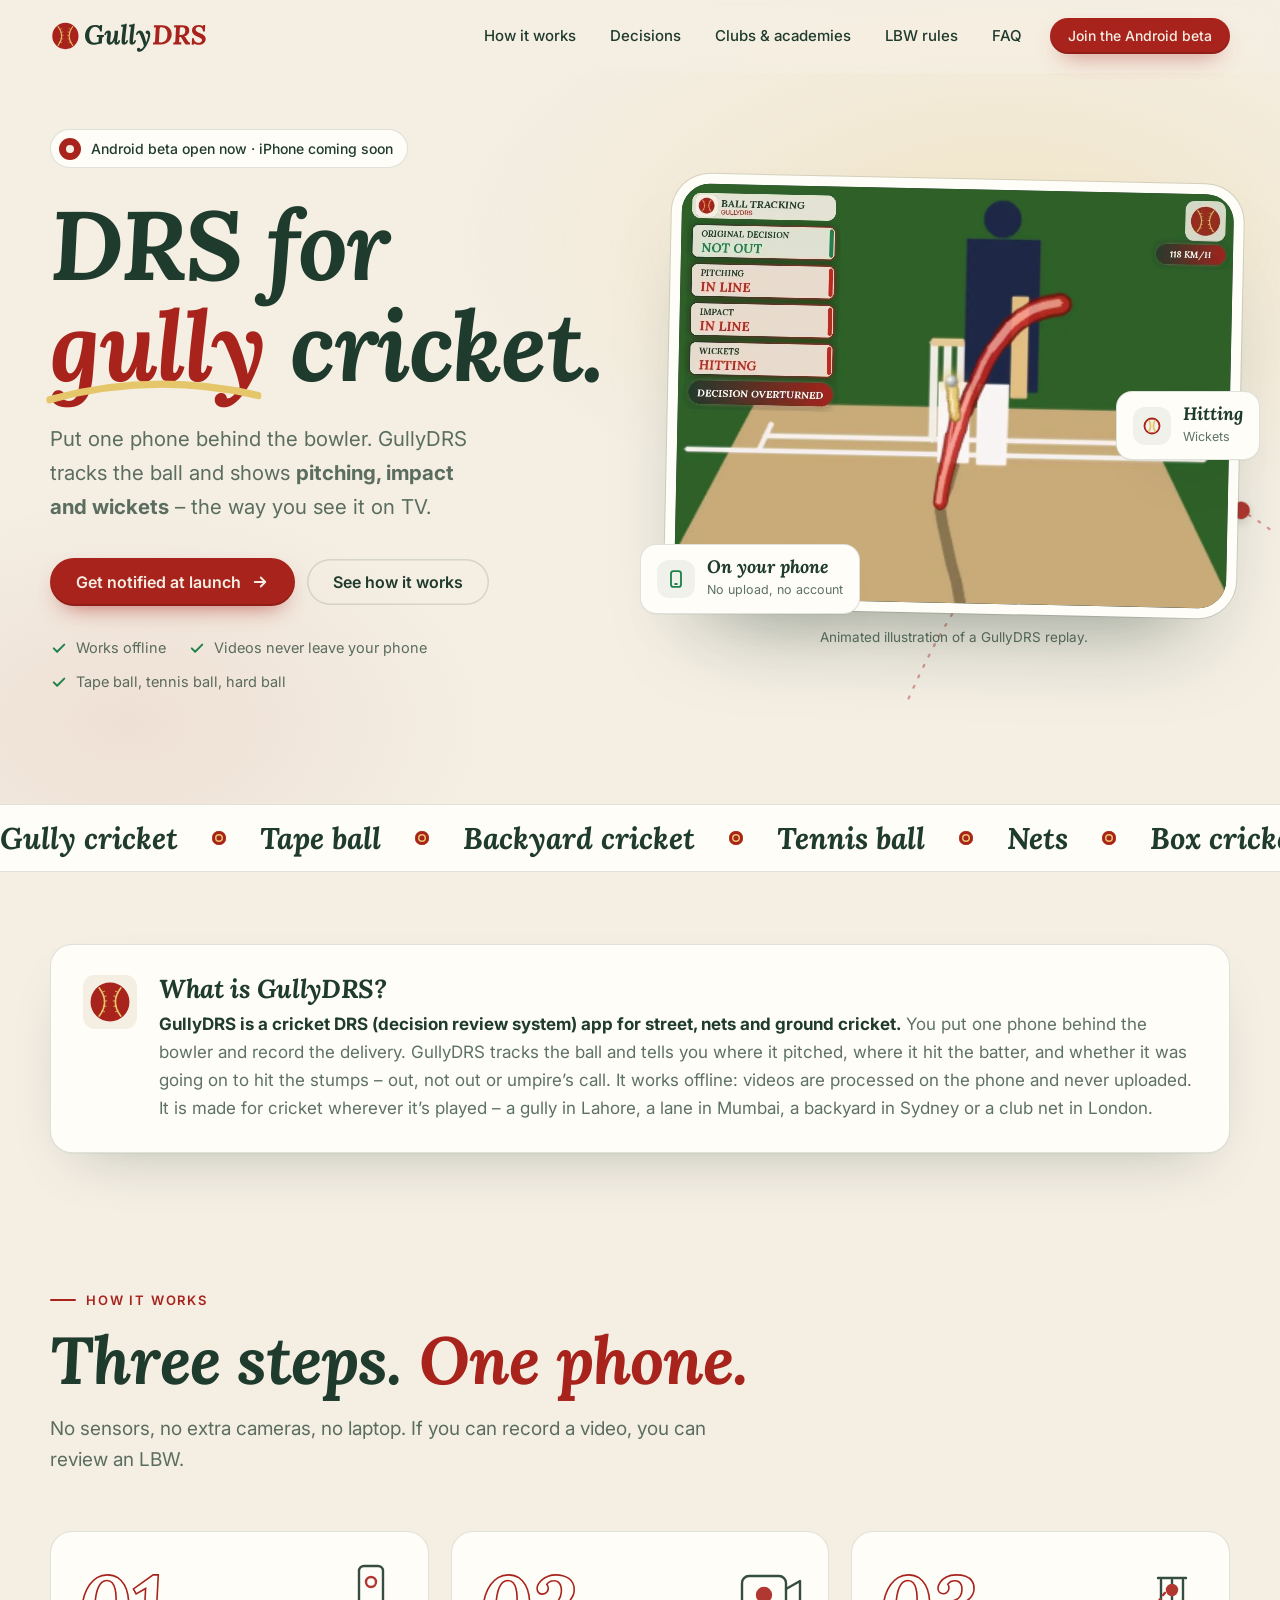
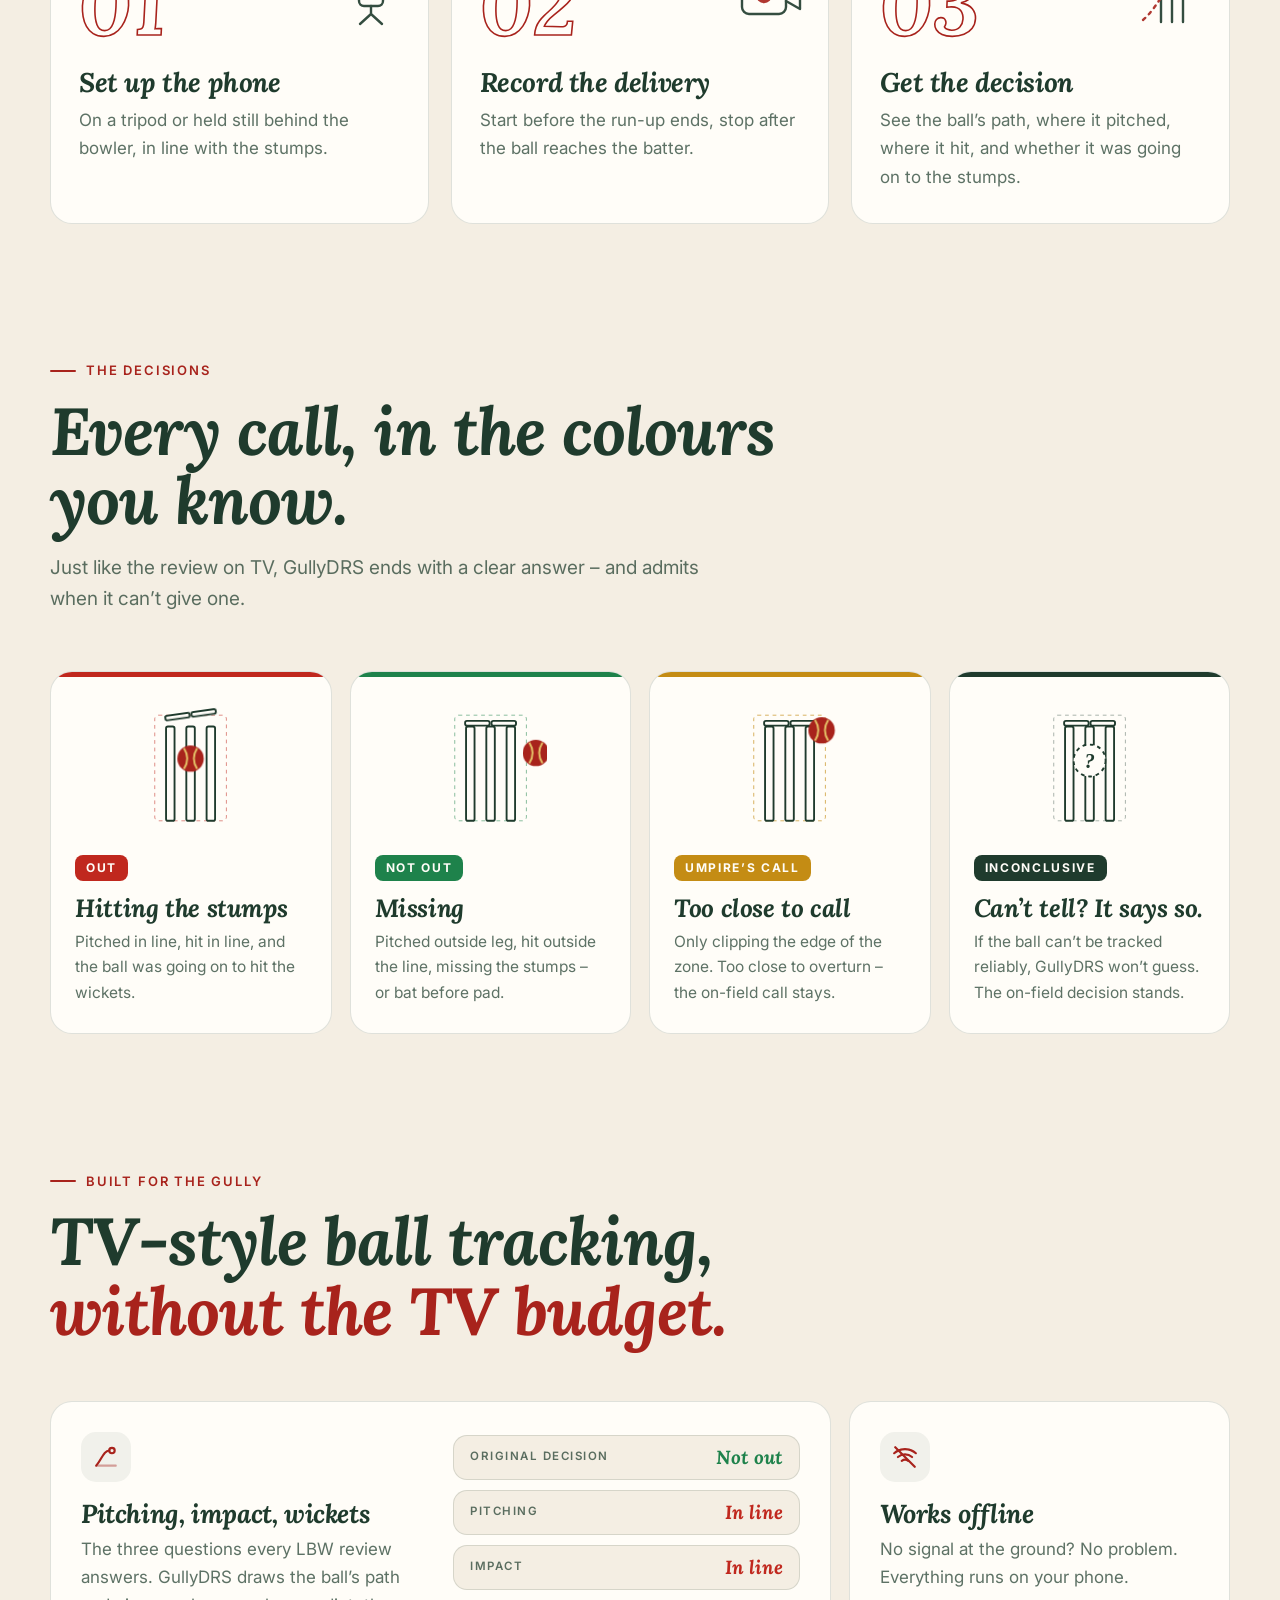
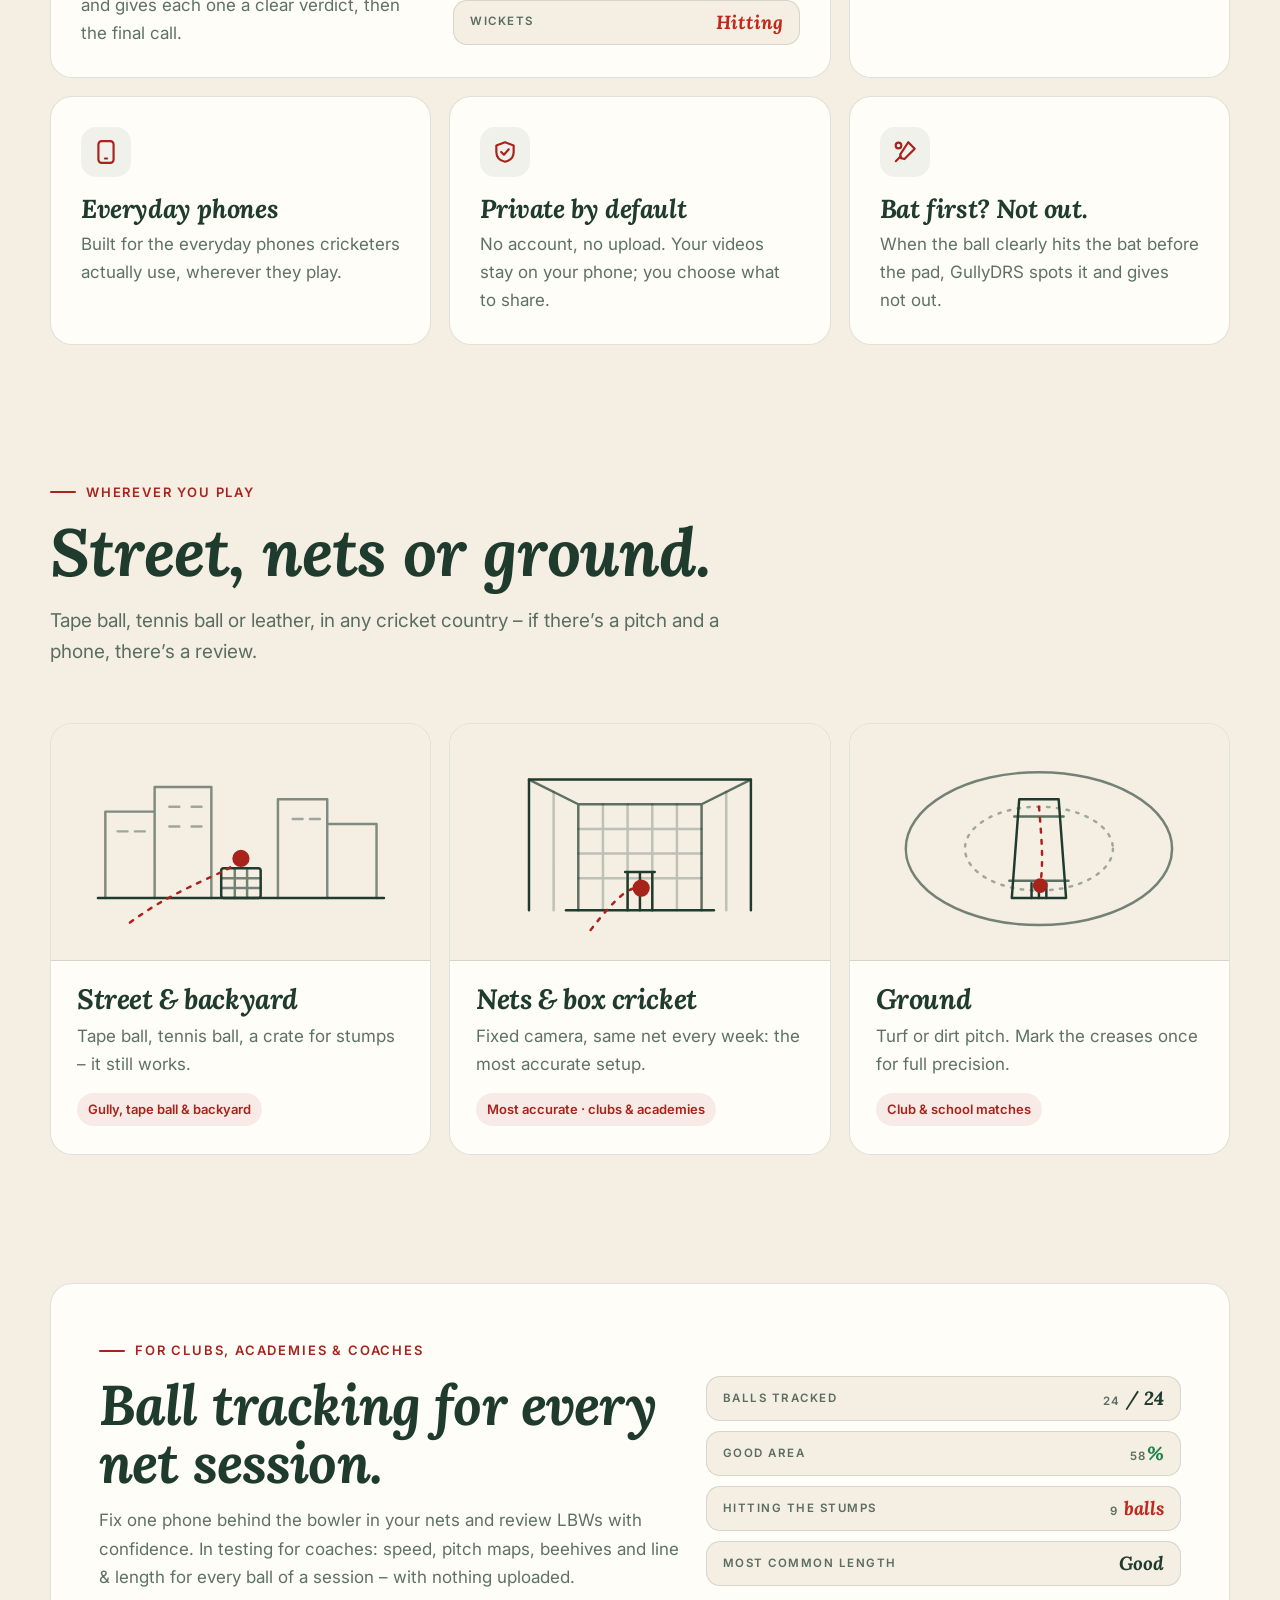
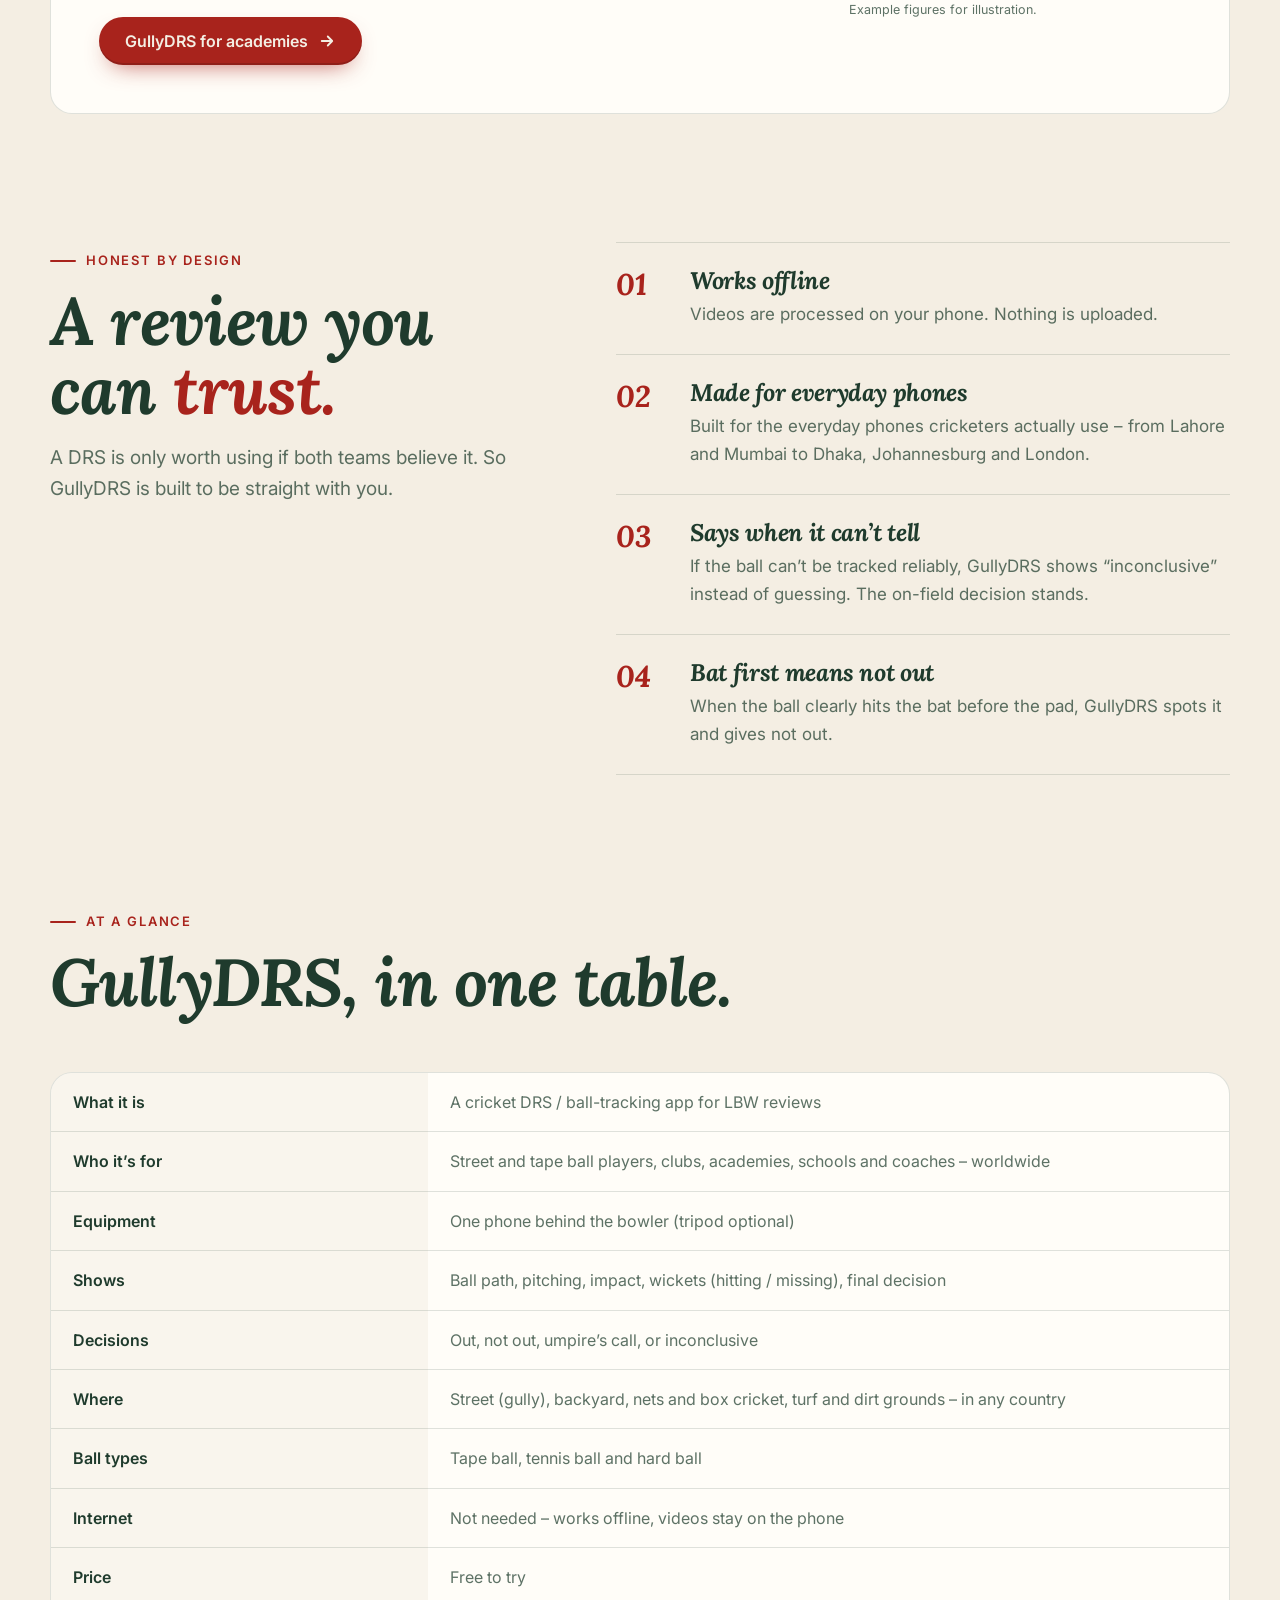
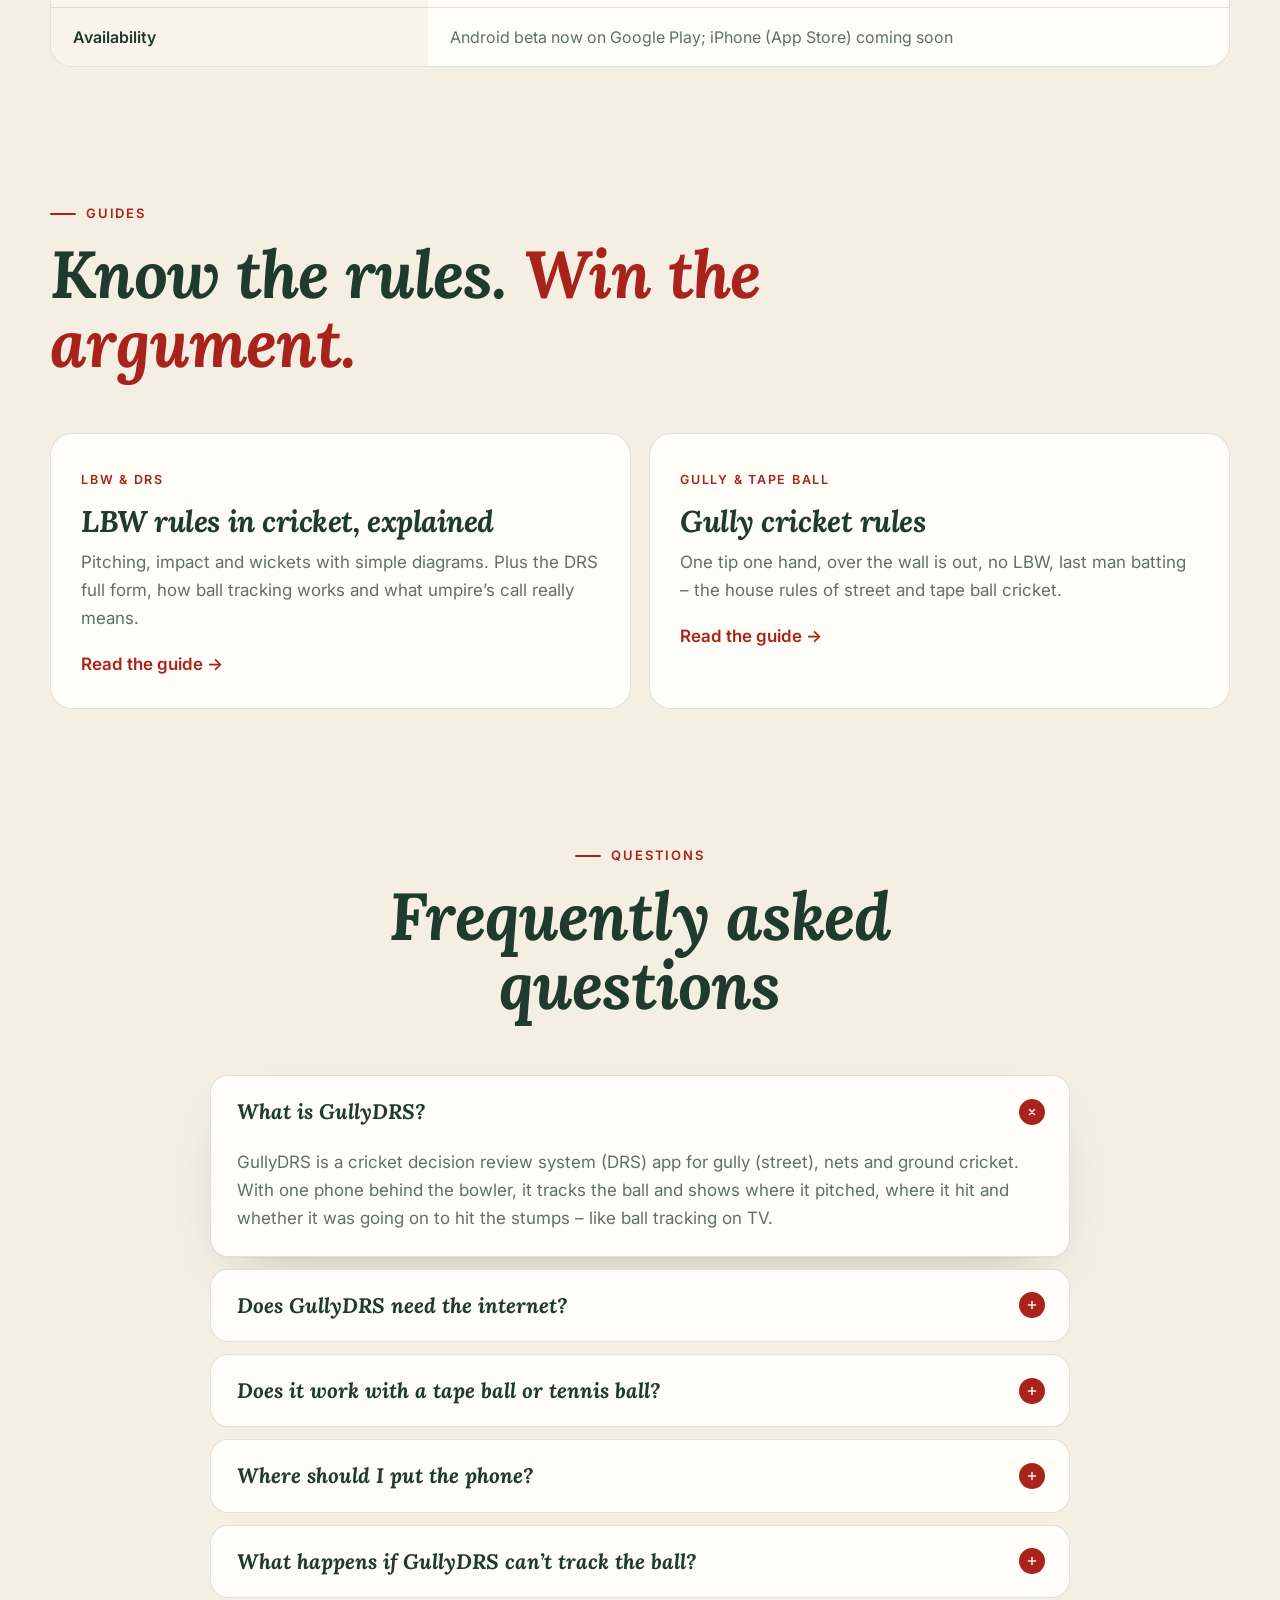
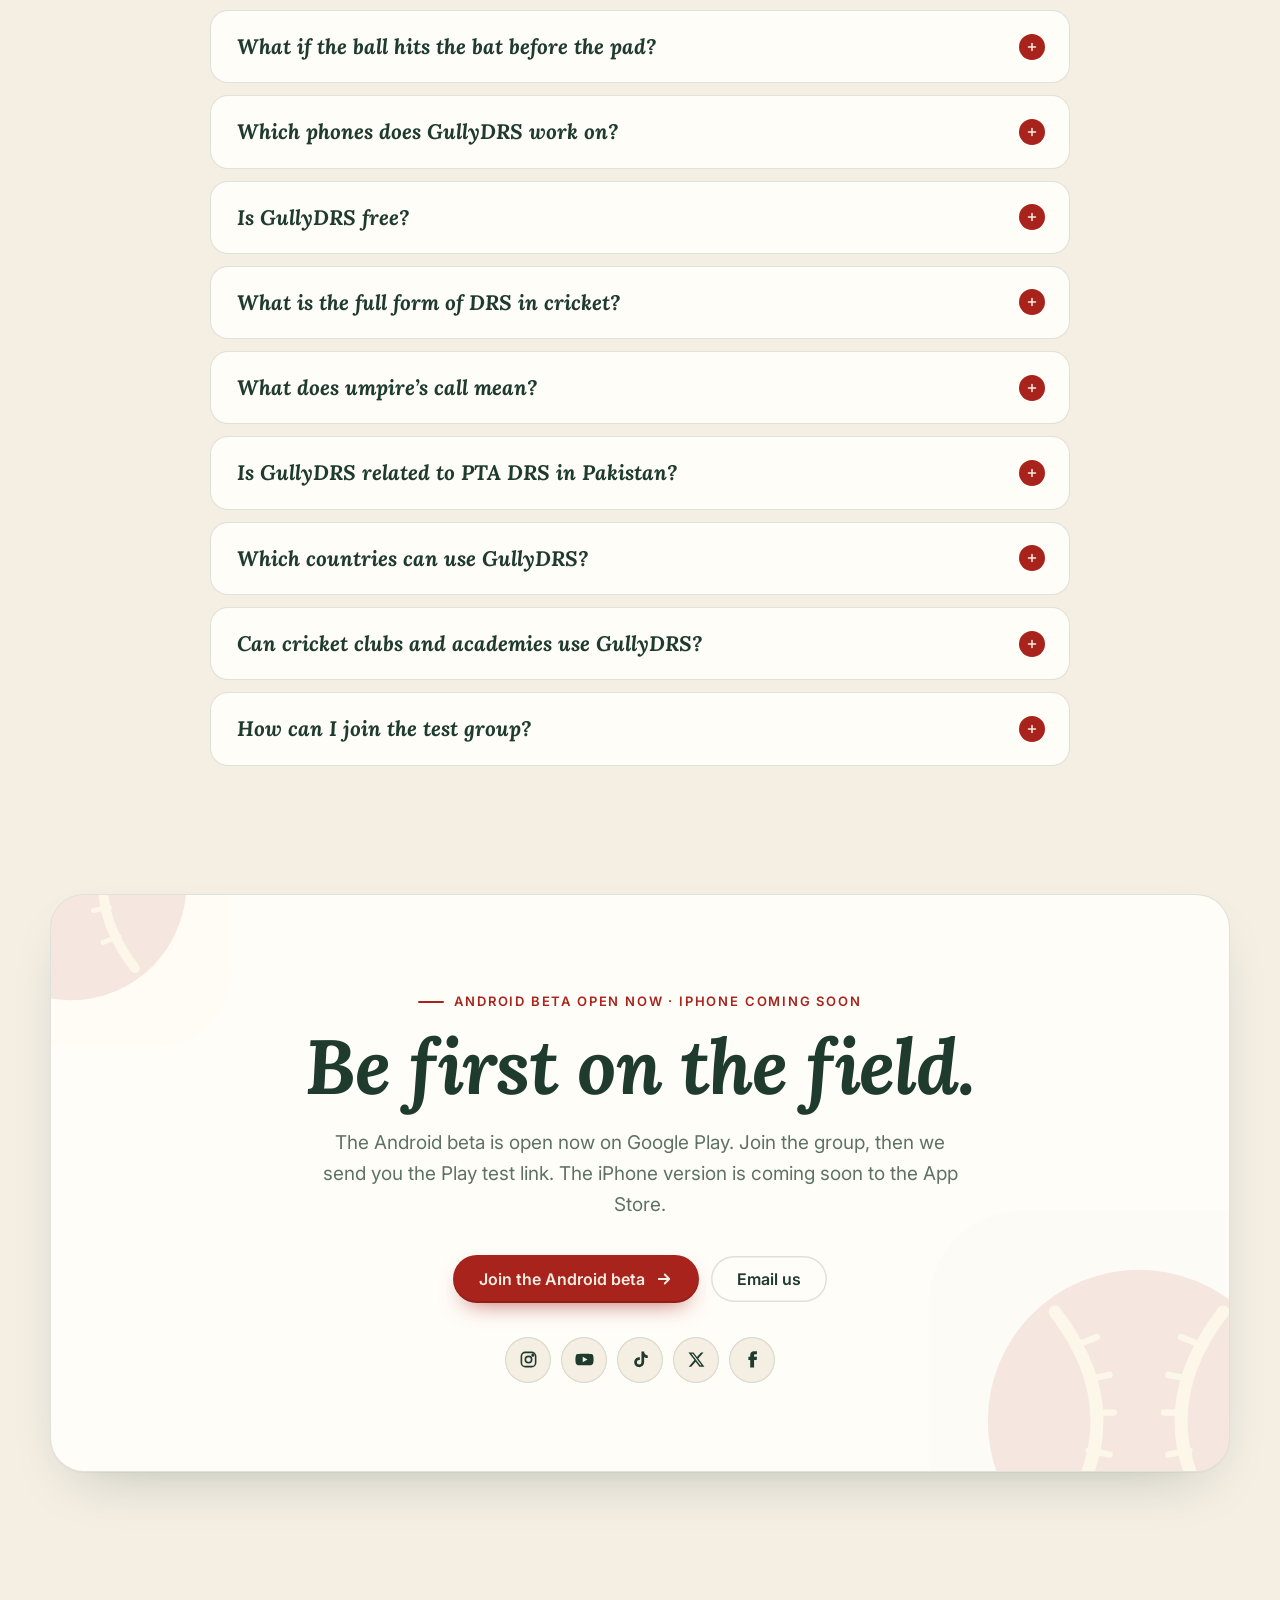
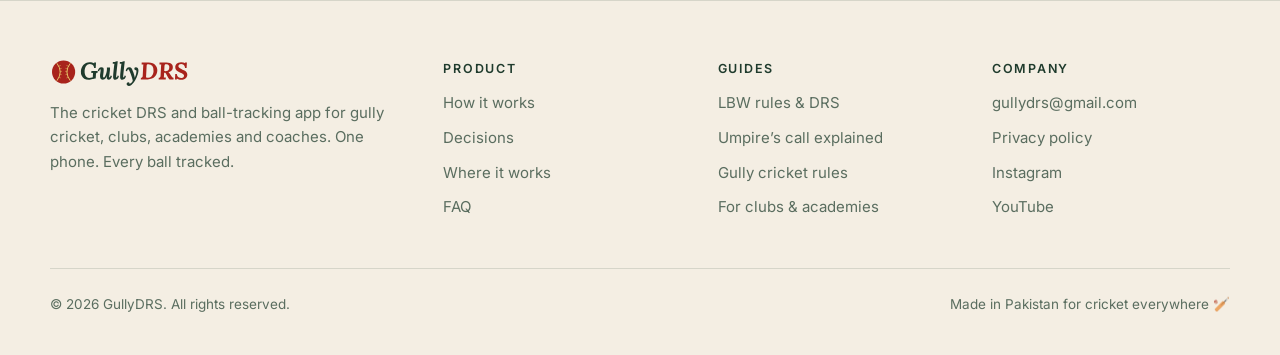
<file: index.html>
<!doctype html>
<html lang="en" dir="ltr">
<head>
<meta charset="utf-8">
<meta name="viewport" content="width=device-width, initial-scale=1, viewport-fit=cover">
<title>GullyDRS – Cricket DRS App for Gully Cricket, Clubs &amp; Academies</title>
<meta name="description" content="Cricket DRS app: one phone behind the bowler shows LBW ball tracking – pitching, impact and wickets. For gully cricket, clubs, academies and coaches. Works offline.">
<meta name="keywords" content="GullyDRS, DRS app for cricket, cricket DRS app, LBW app, LBW ball tracking app, cricket ball tracking app, cricket video analysis app, cricket coaching app, cricket academy, bowling analysis, pitch map, gully cricket, tape ball cricket, backyard cricket, street cricket, hawk-eye app, decision review system, umpire's call, Android cricket app, iPhone cricket app, iOS cricket app">
<meta name="author" content="GullyDRS">
<meta name="robots" content="index, follow, max-image-preview:large, max-snippet:-1, max-video-preview:-1">
<meta name="theme-color" content="#F4EEE3">
<meta name="color-scheme" content="light">
<meta name="format-detection" content="telephone=no">
<link rel="canonical" href="https://gullydrs.com/">
<link rel="alternate" hreflang="en" href="https://gullydrs.com/">
<link rel="alternate" hreflang="x-default" href="https://gullydrs.com/">

<!-- Open Graph / social -->
<meta property="og:type" content="website">
<meta property="og:site_name" content="GullyDRS">
<meta property="og:locale" content="en_GB">
<meta property="og:url" content="https://gullydrs.com/">
<meta property="og:title" content="GullyDRS – the cricket DRS app for gully, tape ball &amp; backyard cricket">
<meta property="og:description" content="One phone behind the bowler. Pitching, impact and wickets in seconds – offline, on everyday phones.">
<meta property="og:image" content="https://gullydrs.com/assets/img/og-image.jpg">
<meta property="og:image:width" content="1200">
<meta property="og:image:height" content="630">
<meta property="og:image:alt" content="GullyDRS logo: a red cricket ball with a gold seam. Ball tracking for street, nets and ground cricket.">
<meta property="og:video" content="https://gullydrs.com/assets/demo.mp4">
<meta name="twitter:card" content="summary_large_image">
<meta name="twitter:site" content="@gullydrs">
<meta name="twitter:title" content="GullyDRS – DRS for gully cricket">
<meta name="twitter:description" content="One phone behind the bowler. Pitching, impact and wickets – like on TV.">
<meta name="twitter:image" content="https://gullydrs.com/assets/img/og-image.jpg">

<!-- Icons & app -->
<link rel="icon" href="/favicon.ico" sizes="any">
<link rel="icon" href="/assets/img/icon.svg" type="image/svg+xml">
<link rel="apple-touch-icon" href="/assets/img/apple-touch-icon.png">
<link rel="manifest" href="/site.webmanifest">

<!-- Fonts: Lora Bold Italic self-hosted from the brand kit, Inter for text -->
<link rel="preload" href="/assets/fonts/lora-bold-italic.woff" as="font" type="font/woff" crossorigin>
<link rel="preconnect" href="https://fonts.googleapis.com">
<link rel="preconnect" href="https://fonts.gstatic.com" crossorigin>
<link href="https://fonts.googleapis.com/css2?family=Inter:wght@400;500;600&display=swap" rel="stylesheet">
<link rel="stylesheet" href="/assets/style.css">
<link rel="preload" href="/assets/img/poster.webp" as="image" type="image/webp">

<script type="application/ld+json">
{
 "@context": "https://schema.org",
 "@graph": [
  {
   "@type": "Organization",
   "@id": "https://gullydrs.com/#org",
   "name": "GullyDRS",
   "url": "https://gullydrs.com/",
   "logo": {
    "@type": "ImageObject",
    "url": "https://gullydrs.com/assets/img/icon-512.png",
    "width": 512,
    "height": 512
   },
   "email": "gullydrs@gmail.com",
   "description": "GullyDRS makes a cricket decision review system (DRS) and ball-tracking app for street (gully), nets and ground cricket that runs on one phone.",
   "sameAs": [
    "https://www.instagram.com/gullydrs/",
    "https://www.youtube.com/@gullydrs",
    "https://www.tiktok.com/@gullydrs",
    "https://x.com/gullydrs",
    "https://www.facebook.com/profile.php?id=61596117822219"
   ],
   "contactPoint": {
    "@type": "ContactPoint",
    "email": "gullydrs@gmail.com",
    "contactType": "customer support",
    "availableLanguage": [
     "English",
     "Urdu",
     "Hindi"
    ]
   },
   "areaServed": "Worldwide",
   "knowsAbout": [
    "Cricket",
    "Decision Review System (DRS)",
    "Leg before wicket (LBW)",
    "Ball tracking",
    "Gully cricket",
    "Tape ball cricket"
   ]
  },
  {
   "@type": "WebSite",
   "@id": "https://gullydrs.com/#website",
   "url": "https://gullydrs.com/",
   "name": "GullyDRS",
   "inLanguage": "en",
   "publisher": {
    "@id": "https://gullydrs.com/#org"
   }
  },
  {
   "@type": "WebPage",
   "@id": "https://gullydrs.com/#webpage",
   "url": "https://gullydrs.com/",
   "name": "GullyDRS – Cricket DRS App for Gully, Tape Ball & Backyard Cricket",
   "isPartOf": {
    "@id": "https://gullydrs.com/#website"
   },
   "about": {
    "@id": "https://gullydrs.com/#app"
   },
   "primaryImageOfPage": "https://gullydrs.com/assets/img/og-image.jpg",
   "dateModified": "2026-11-25",
   "inLanguage": "en",
   "speakable": {
    "@type": "SpeakableSpecification",
    "cssSelector": [
     "#what-is-gullydrs",
     ".lead"
    ]
   }
  },
  {
   "@type": "MobileApplication",
   "@id": "https://gullydrs.com/#app",
   "name": "GullyDRS",
   "alternateName": [
    "Gully DRS",
    "GullyDRS app",
    "GullyDRS cricket DRS app",
    "DRS app for gully cricket"
   ],
   "operatingSystem": "Android, iOS",
   "applicationCategory": "SportsApplication",
   "description": "A cricket DRS (Decision Review System) app for LBW reviews in gully, tape ball, backyard, nets, school and club cricket – and for cricket academies and coaches – anywhere in the world. Record a delivery with one phone behind the bowler and GullyDRS tracks the ball to show where it pitched, where it hit the batter and whether it was going on to hit the stumps. Videos are processed on the phone, offline.",
   "featureList": [
    "Ball tracking from a single phone camera",
    "Pitching, impact and wickets (hitting / missing) for LBW reviews",
    "Out, not out and umpire's call decisions",
    "Shows inconclusive instead of guessing when the ball cannot be tracked reliably",
    "Detects bat-before-pad (gives not out)",
    "Works offline: videos never leave the phone",
    "Works for tape ball, tennis ball and hard ball cricket in the street, nets and on the ground",
    "For clubs and academies (in testing): bowling analytics from one fixed camera – speed, pitch map, beehive, line and length, swing and seam, and exportable session reports"
   ],
   "screenshot": "https://gullydrs.com/assets/img/poster.jpg",
   "image": "https://gullydrs.com/assets/img/icon-512.png",
   "publisher": {
    "@id": "https://gullydrs.com/#org"
   },
   "offers": {
    "@type": "Offer",
    "price": "0",
    "priceCurrency": "USD",
    "availability": "https://schema.org/PreOrder",
    "description": "Android beta open now on Google Play; iPhone coming soon.",
    "eligibleRegion": {
     "@type": "Place",
     "name": "Worldwide"
    }
   },
   "audience": {
    "@type": "PeopleAudience",
    "audienceType": "Street, school and club cricketers, cricket academies and coaches worldwide"
   }
  },
  {
   "@type": "VideoObject",
   "name": "GullyDRS replay preview",
   "description": "An animated illustration of a GullyDRS replay: the ball path is drawn, then pitching, impact and wickets appear.",
   "thumbnailUrl": "https://gullydrs.com/assets/img/poster.jpg",
   "contentUrl": "https://gullydrs.com/assets/demo.mp4",
   "uploadDate": "2026-11-12",
   "duration": "PT5S"
  },
  {
   "@type": "HowTo",
   "name": "How to review an LBW with GullyDRS",
   "description": "Use one phone to get a DRS-style ball-tracking decision in street, nets or ground cricket.",
   "totalTime": "PT1M",
   "tool": [
    {
     "@type": "HowToTool",
     "name": "A phone (Android or iPhone)"
    },
    {
     "@type": "HowToTool",
     "name": "A tripod or a steady hand (optional)"
    }
   ],
   "step": [
    {
     "@type": "HowToStep",
     "position": 1,
     "name": "Set up the phone",
     "text": "Place the phone on a tripod or hold it still behind the bowler, in line with the stumps."
    },
    {
     "@type": "HowToStep",
     "position": 2,
     "name": "Record the delivery",
     "text": "Start recording before the run-up ends and stop after the ball reaches the batter."
    },
    {
     "@type": "HowToStep",
     "position": 3,
     "name": "Get the decision",
     "text": "GullyDRS shows the ball's path, where it pitched, where it hit, and whether it was going on to hit the stumps."
    }
   ]
  },
  {
   "@type": "FAQPage",
   "@id": "https://gullydrs.com/#faq",
   "mainEntity": [
    {
     "@type": "Question",
     "name": "What is GullyDRS?",
     "acceptedAnswer": {
      "@type": "Answer",
      "text": "GullyDRS is a cricket decision review system (DRS) app for gully (street), nets and ground cricket. With one phone behind the bowler, it tracks the ball and shows where it pitched, where it hit and whether it was going on to hit the stumps – like ball tracking on TV."
     }
    },
    {
     "@type": "Question",
     "name": "Does GullyDRS need the internet?",
     "acceptedAnswer": {
      "@type": "Answer",
      "text": "No. GullyDRS processes videos on your phone and works offline. Nothing is uploaded."
     }
    },
    {
     "@type": "Question",
     "name": "Does GullyDRS work with a tape ball or tennis ball?",
     "acceptedAnswer": {
      "@type": "Answer",
      "text": "Yes. GullyDRS is built for street cricket with a tape ball or tennis ball, and even a crate for stumps. It also works in nets, box cricket and on turf or dirt pitches."
     }
    },
    {
     "@type": "Question",
     "name": "Where should I put the phone?",
     "acceptedAnswer": {
      "@type": "Answer",
      "text": "Behind the bowler, in line with the stumps, on a tripod or held still. A fixed camera in the same net every week gives the most accurate results. On a ground, mark the creases once for full precision."
     }
    },
    {
     "@type": "Question",
     "name": "What happens if GullyDRS cannot track the ball?",
     "acceptedAnswer": {
      "@type": "Answer",
      "text": "It says inconclusive instead of guessing, and the on-field decision stands."
     }
    },
    {
     "@type": "Question",
     "name": "What if the ball hits the bat before the pad?",
     "acceptedAnswer": {
      "@type": "Answer",
      "text": "When the ball clearly hits the bat before the pad, GullyDRS detects it and gives not out."
     }
    },
    {
     "@type": "Question",
     "name": "Which phones does GullyDRS work on?",
     "acceptedAnswer": {
      "@type": "Answer",
      "text": "The GullyDRS Android beta is open now on Google Play, and the iPhone version is coming soon to the App Store. It is built for the everyday phones cricketers use around the world."
     }
    },
    {
     "@type": "Question",
     "name": "Is GullyDRS free?",
     "acceptedAnswer": {
      "@type": "Answer",
      "text": "GullyDRS has a free plan with 20 reviews a month, which will show ads after launch. A Pro subscription, sold through Google Play, gives unlimited reviews with no ads."
     }
    },
    {
     "@type": "Question",
     "name": "What is the full form of DRS in cricket?",
     "acceptedAnswer": {
      "@type": "Answer",
      "text": "DRS stands for Decision Review System. In cricket it lets a team challenge an umpire's decision, which is checked with replays and ball tracking. GullyDRS brings DRS-style ball tracking for LBWs to everyday cricket."
     }
    },
    {
     "@type": "Question",
     "name": "What does umpire's call mean?",
     "acceptedAnswer": {
      "@type": "Answer",
      "text": "Umpire's call means the ball-tracking result is too close to overturn – for example, less than half the ball hitting the stumps zone – so the on-field umpire's original decision stands."
     }
    },
    {
     "@type": "Question",
     "name": "Is GullyDRS related to PTA DRS in Pakistan?",
     "acceptedAnswer": {
      "@type": "Answer",
      "text": "No. GullyDRS is a cricket app. Here DRS means Decision Review System, not the PTA mobile Device Registration System (DIRBS)."
     }
    },
    {
     "@type": "Question",
     "name": "Which countries can use GullyDRS?",
     "acceptedAnswer": {
      "@type": "Answer",
      "text": "GullyDRS is made for cricket wherever it is played – from Pakistan, India, Bangladesh, Sri Lanka and Afghanistan to England, Australia, New Zealand, South Africa, the West Indies, the UAE and the USA. The Android beta is open now on Google Play, and players anywhere can join it through the Google Group at https://groups.google.com/g/gullydrs-beta. The iPhone version is coming soon to the App Store."
     }
    },
    {
     "@type": "Question",
     "name": "Can cricket clubs and academies use GullyDRS?",
     "acceptedAnswer": {
      "@type": "Answer",
      "text": "Yes. With a fixed camera in the same net, GullyDRS gives its most accurate results – ideal for clubs, academies, schools and coaches. It reviews LBWs and, in testing, adds bowling analytics such as speed, pitch maps and line and length. Videos stay on the device."
     }
    },
    {
     "@type": "Question",
     "name": "How can I join the GullyDRS test group?",
     "acceptedAnswer": {
      "@type": "Answer",
      "text": "Join the Google Group at https://groups.google.com/g/gullydrs-beta using the same Gmail you use on Google Play. We then send you the Play test link. For iPhone, follow @gullydrs for news, as the App Store version is coming soon."
     }
    }
   ]
  },
  {
   "@type": "ItemList",
   "name": "GullyDRS cricket guides",
   "itemListElement": [
    {
     "@type": "ListItem",
     "position": 1,
     "url": "https://gullydrs.com/clubs-academies.html",
     "name": "GullyDRS for cricket clubs, academies and coaches"
    },
    {
     "@type": "ListItem",
     "position": 2,
     "url": "https://gullydrs.com/lbw-rules.html",
     "name": "LBW rules in cricket explained – and how DRS and umpire's call work"
    },
    {
     "@type": "ListItem",
     "position": 3,
     "url": "https://gullydrs.com/gully-cricket-rules.html",
     "name": "Gully cricket rules: common street and tape ball cricket rules"
    }
   ]
  }
 ]
}
</script>
</head>
<body>
<div class="progress" aria-hidden="true"></div>
<a class="skip" href="#main">Skip to content</a>

<header class="site-header" id="top">
  <div class="wrap">
    <a class="logo" href="/" aria-label="GullyDRS home"><img src="/assets/img/logo.svg" alt="GullyDRS" width="161" height="34"></a>
    <button class="menu-btn" aria-label="Open menu" aria-expanded="false" aria-controls="nav"><span></span><span></span><span></span></button>
    <nav class="nav" id="nav" aria-label="Main">
      <a href="#how">How it works</a>
      <a href="#decisions">Decisions</a>
      <a href="/clubs-academies.html">Clubs &amp; academies</a>
      <a href="/lbw-rules.html">LBW rules</a>
      <a href="#faq">FAQ</a>
      <a class="btn small" href="#launch">Join the Android beta</a>
    </nav>
  </div>
</header>

<main id="main">

<!-- HERO -->
<section class="hero" aria-labelledby="hero-title" style="padding-top:56px">
  <div class="wrap hero-grid">
    <div>
      <span class="pill reveal"><span class="dot" aria-hidden="true"></span>Android beta open now · iPhone coming soon</span>
      <h1 id="hero-title" class="reveal" style="--d:.08s">DRS for <span class="seam red">gully<svg viewBox="0 0 300 30" preserveAspectRatio="none" aria-hidden="true"><path d="M4 22 Q150 -6 296 18"/></svg></span> cricket.</h1>
      <p class="lead reveal" style="--d:.16s">Put one phone behind the bowler. GullyDRS tracks the ball and shows <strong>pitching, impact and wickets</strong> – the way you see it on TV.</p>
      <div class="cta-row reveal" style="--d:.24s">
        <a class="btn" href="#launch">Get notified at launch <svg viewBox="0 0 24 24" fill="none" stroke="currentColor" stroke-width="2.4" stroke-linecap="round" stroke-linejoin="round" aria-hidden="true"><path d="M5 12h14M13 6l6 6-6 6"/></svg></a>
        <a class="btn ghost" href="#how">See how it works</a>
      </div>
      <ul class="trust reveal" style="--d:.32s">
        <li><svg viewBox="0 0 24 24" fill="none" stroke="currentColor" stroke-width="2.6" stroke-linecap="round" stroke-linejoin="round" aria-hidden="true"><path d="M5 12.5l4.5 4.5L19 7.5"/></svg>Works offline</li>
        <li><svg viewBox="0 0 24 24" fill="none" stroke="currentColor" stroke-width="2.6" stroke-linecap="round" stroke-linejoin="round" aria-hidden="true"><path d="M5 12.5l4.5 4.5L19 7.5"/></svg>Videos never leave your phone</li>
        <li><svg viewBox="0 0 24 24" fill="none" stroke="currentColor" stroke-width="2.6" stroke-linecap="round" stroke-linejoin="round" aria-hidden="true"><path d="M5 12.5l4.5 4.5L19 7.5"/></svg>Tape ball, tennis ball, hard ball</li>
      </ul>
    </div>

    <div class="stage reveal" style="--d:.2s">
      <svg class="trajectory" viewBox="0 0 400 300" aria-hidden="true"><path id="traj" d="M10 290 C 120 40, 260 20, 390 120"/><g class="t-ball"><circle r="9" fill="#A8231C"/><path d="M-4 -7Q0 0 -4 7M4 -7Q0 0 4 7" stroke="#E6C66A" stroke-width="1.6" fill="none" stroke-linecap="round"/><animateMotion dur="3.4s" repeatCount="indefinite" rotate="auto" keyPoints="0;1" keyTimes="0;1" calcMode="spline" keySplines=".35 0 .65 1"><mpath href="#traj"/></animateMotion></g></svg>
      <div class="screen">
        <video id="demo" muted loop playsinline preload="none" poster="/assets/img/poster.webp" width="960" height="720"
          aria-label="Animated GullyDRS replay: the ball path is drawn, then pitching, impact and wickets appear">
          <source src="/assets/demo.mp4" type="video/mp4">
        </video>
      </div>
      <div class="float f1" aria-hidden="true">
        <span class="ic"><svg viewBox="0 0 24 24" fill="none" stroke="#1E824B" stroke-width="2.2" stroke-linecap="round" stroke-linejoin="round"><rect x="6" y="2.5" width="12" height="19" rx="3"/><path d="M11 18h2"/></svg></span>
        <span><b>On your phone</b><small>No upload, no account</small></span>
      </div>
      <div class="float f2" aria-hidden="true">
        <span class="ic"><svg viewBox="0 0 24 24" fill="none" stroke="#A8231C" stroke-width="2.2" stroke-linecap="round"><circle cx="12" cy="12" r="9"/><path d="M8.5 5.5Q12 12 8.5 18.5M15.5 5.5Q12 12 15.5 18.5" stroke="#E6C66A"/></svg></span>
        <span><b>Hitting</b><small>Wickets</small></span>
      </div>
      <p class="caption">Animated illustration of a GullyDRS replay.</p>
    </div>
  </div>
</section>

<!-- MARQUEE -->
<div class="marquee" aria-hidden="true">
  <div class="marquee-track">
    <span>Gully cricket</span><span>Tape ball</span><span>Backyard cricket</span><span>Tennis ball</span><span>Nets</span><span>Box cricket</span><span>Club grounds</span><span>Out or not out?</span>
    <span>Gully cricket</span><span>Tape ball</span><span>Backyard cricket</span><span>Tennis ball</span><span>Nets</span><span>Box cricket</span><span>Club grounds</span><span>Out or not out?</span>
  </div>
</div>

<!-- ANSWER BOX (clear definition for search & AI answers) -->
<div class="wrap answer-wrap">
  <article class="answer reveal" id="what-is-gullydrs">
    <img class="ball" src="/assets/img/icon.svg" alt="" width="54" height="54">
    <div>
      <h2>What is GullyDRS?</h2>
      <p><strong>GullyDRS is a cricket DRS (decision review system) app for street, nets and ground cricket.</strong> You put one phone behind the bowler and record the delivery. GullyDRS tracks the ball and tells you where it pitched, where it hit the batter, and whether it was going on to hit the stumps – out, not out or umpire’s call. It works offline: videos are processed on the phone and never uploaded. It is made for cricket wherever it’s played – a gully in Lahore, a lane in Mumbai, a backyard in Sydney or a club net in London.</p>
    </div>
  </article>
</div>

<!-- HOW -->
<section id="how" aria-labelledby="how-title">
  <div class="wrap">
    <div class="head reveal">
      <span class="eyebrow">How it works</span>
      <h2 id="how-title">Three steps. <span class="red">One phone.</span></h2>
      <p>No sensors, no extra cameras, no laptop. If you can record a video, you can review an LBW.</p>
    </div>
    <ol class="steps">
      <li class="step reveal">
        <svg class="art" viewBox="0 0 70 70" fill="none" stroke="currentColor" stroke-width="2.4" stroke-linecap="round" stroke-linejoin="round" aria-hidden="true"><rect x="23" y="6" width="24" height="40" rx="5"/><path d="M35 46v8M24 64l11-10 11 10"/><circle cx="35" cy="22" r="5" stroke="#A8231C"/></svg>
        <h3>Set up the phone</h3>
        <p>On a tripod or held still behind the bowler, in line with the stumps.</p>
      </li>
      <li class="step reveal" style="--d:.1s">
        <svg class="art" viewBox="0 0 70 70" fill="none" stroke="currentColor" stroke-width="2.4" stroke-linecap="round" stroke-linejoin="round" aria-hidden="true"><rect x="6" y="16" width="44" height="38" rx="7"/><path d="M50 29l14-8v28l-14-8"/><circle cx="28" cy="35" r="7" fill="#A8231C" stroke="#A8231C"/></svg>
        <h3>Record the delivery</h3>
        <p>Start before the run-up ends, stop after the ball reaches the batter.</p>
      </li>
      <li class="step reveal" style="--d:.2s">
        <svg class="art" viewBox="0 0 70 70" fill="none" stroke="currentColor" stroke-width="2.4" stroke-linecap="round" stroke-linejoin="round" aria-hidden="true"><path d="M24 62V20M35 62V20M46 62V20M21 18h28"/><path d="M6 60 C 20 48, 26 30, 33 30" stroke="#A8231C" stroke-dasharray="3 5"/><circle cx="35" cy="30" r="5" fill="#A8231C" stroke="#A8231C"/></svg>
        <h3>Get the decision</h3>
        <p>See the ball’s path, where it pitched, where it hit, and whether it was going on to the stumps.</p>
      </li>
    </ol>
  </div>
</section>

<!-- DECISIONS -->
<section id="decisions" aria-labelledby="dec-title" style="padding-top:0">
  <div class="wrap">
    <div class="head reveal">
      <span class="eyebrow">The decisions</span>
      <h2 id="dec-title">Every call, in the colours you know.</h2>
      <p>Just like the review on TV, GullyDRS ends with a clear answer – and admits when it can’t give one.</p>
    </div>
    <div class="decisions">
      <article class="call out reveal">
        <svg class="stumps" viewBox="0 0 120 140" aria-hidden="true"><rect class="zone" x="22" y="14" width="76" height="112" rx="4" fill="none" stroke="#C0281E" stroke-dasharray="4 4" opacity=".55"/><g fill="#FFFDF8" stroke="#1F3B2D" stroke-width="2"><rect x="34" y="26" width="9" height="100" rx="2"/><rect x="55.5" y="26" width="9" height="100" rx="2"/><rect x="77" y="26" width="9" height="100" rx="2"/><g class="bails"><rect x="33" y="20" width="26" height="5" rx="2"/><rect x="61" y="20" width="26" height="5" rx="2"/></g></g><g class="b"><circle cx="60" cy="60" r="14" fill="#A8231C"/><path d="M53 49Q60 60 53 71M67 49Q60 60 67 71" stroke="#E6C66A" stroke-width="2" fill="none"/></g></svg>
        <span class="tag">Out</span>
        <h3>Hitting the stumps</h3>
        <p>Pitched in line, hit in line, and the ball was going on to hit the wickets.</p>
      </article>
      <article class="call notout reveal" style="--d:.08s">
        <svg class="stumps" viewBox="0 0 120 140" aria-hidden="true"><rect class="zone" x="22" y="14" width="76" height="112" rx="4" fill="none" stroke="#1E824B" stroke-dasharray="4 4" opacity=".55"/><g fill="#FFFDF8" stroke="#1F3B2D" stroke-width="2"><rect x="34" y="26" width="9" height="100" rx="2"/><rect x="55.5" y="26" width="9" height="100" rx="2"/><rect x="77" y="26" width="9" height="100" rx="2"/><rect x="33" y="20" width="26" height="5" rx="2"/><rect x="61" y="20" width="26" height="5" rx="2"/></g><g class="b"><circle cx="108" cy="54" r="14" fill="#A8231C"/><path d="M101 43Q108 54 101 65M115 43Q108 54 115 65" stroke="#E6C66A" stroke-width="2" fill="none"/></g></svg>
        <span class="tag">Not out</span>
        <h3>Missing</h3>
        <p>Pitched outside leg, hit outside the line, missing the stumps – or bat before pad.</p>
      </article>
      <article class="call ump reveal" style="--d:.16s">
        <svg class="stumps" viewBox="0 0 120 140" aria-hidden="true"><rect class="zone" x="22" y="14" width="76" height="112" rx="4" fill="none" stroke="#C48C14" stroke-dasharray="4 4" opacity=".7"/><g fill="#FFFDF8" stroke="#1F3B2D" stroke-width="2"><rect x="34" y="26" width="9" height="100" rx="2"/><rect x="55.5" y="26" width="9" height="100" rx="2"/><rect x="77" y="26" width="9" height="100" rx="2"/><rect x="33" y="20" width="26" height="5" rx="2"/><rect x="61" y="20" width="26" height="5" rx="2"/></g><g class="b"><circle cx="94" cy="30" r="14" fill="#A8231C"/><path d="M87 19Q94 30 87 41M101 19Q94 30 101 41" stroke="#E6C66A" stroke-width="2" fill="none"/></g></svg>
        <span class="tag">Umpire’s call</span>
        <h3>Too close to call</h3>
        <p>Only clipping the edge of the zone. Too close to overturn – the on-field call stays.</p>
      </article>
      <article class="call inc reveal" style="--d:.24s">
        <svg class="stumps" viewBox="0 0 120 140" aria-hidden="true"><rect class="zone" x="22" y="14" width="76" height="112" rx="4" fill="none" stroke="#1F3B2D" stroke-dasharray="4 4" opacity=".4"/><g fill="#FFFDF8" stroke="#1F3B2D" stroke-width="2"><rect x="34" y="26" width="9" height="100" rx="2"/><rect x="55.5" y="26" width="9" height="100" rx="2"/><rect x="77" y="26" width="9" height="100" rx="2"/><rect x="33" y="20" width="26" height="5" rx="2"/><rect x="61" y="20" width="26" height="5" rx="2"/></g><g class="b"><circle cx="60" cy="62" r="17" fill="#FFFDF8" stroke="#1F3B2D" stroke-width="2" stroke-dasharray="4 4"/><text x="60" y="70" text-anchor="middle" font-family="Georgia,serif" font-style="italic" font-weight="700" font-size="22" fill="#1F3B2D">?</text></g></svg>
        <span class="tag">Inconclusive</span>
        <h3>Can’t tell? It says so.</h3>
        <p>If the ball can’t be tracked reliably, GullyDRS won’t guess. The on-field decision stands.</p>
      </article>
    </div>
  </div>
</section>

<!-- FEATURES -->
<section id="features" aria-labelledby="feat-title" style="padding-top:0">
  <div class="wrap">
    <div class="head reveal">
      <span class="eyebrow">Built for the gully</span>
      <h2 id="feat-title">TV-style ball tracking, <span class="red">without the TV budget.</span></h2>
    </div>
    <div class="bento">
      <article class="tile t-big reveal">
        <div>
          <span class="ic"><svg viewBox="0 0 24 24" fill="none" stroke="currentColor" stroke-width="2" stroke-linecap="round" stroke-linejoin="round" aria-hidden="true"><path d="M3 20 C 8 14, 10 6, 15 6"/><circle cx="17.5" cy="6" r="2.5"/><path d="M3 20h18" opacity=".4"/></svg></span>
          <h3>Pitching, impact, wickets</h3>
          <p>The three questions every LBW review answers. GullyDRS draws the ball’s path and gives each one a clear verdict, then the final call.</p>
        </div>
        <div class="readout" aria-label="Example readout">
          <div><span>Original decision</span><b class="g">Not out</b></div>
          <div><span>Pitching</span><b class="r">In line</b></div>
          <div><span>Impact</span><b class="r">In line</b></div>
          <div><span>Wickets</span><b class="r">Hitting</b></div>
        </div>
      </article>
      <article class="tile t-2 reveal" style="--d:.1s">
        <span class="ic"><svg viewBox="0 0 24 24" fill="none" stroke="currentColor" stroke-width="2" stroke-linecap="round" stroke-linejoin="round" aria-hidden="true"><path d="M2 8.5a15 15 0 0 1 20 0M5.5 12a10 10 0 0 1 13 0M9 15.5a5 5 0 0 1 6 0"/><path d="M3 3l18 18"/></svg></span>
        <h3>Works offline</h3>
        <p>No signal at the ground? No problem. Everything runs on your phone.</p>
      </article>
      <article class="tile t-2 reveal">
        <span class="ic"><svg viewBox="0 0 24 24" fill="none" stroke="currentColor" stroke-width="2" stroke-linecap="round" stroke-linejoin="round" aria-hidden="true"><rect x="5" y="2" width="14" height="20" rx="3"/><path d="M11 18h2"/></svg></span>
        <h3>Everyday phones</h3>
        <p>Built for the everyday phones cricketers actually use, wherever they play.</p>
      </article>
      <article class="tile t-2 reveal" style="--d:.1s">
        <span class="ic"><svg viewBox="0 0 24 24" fill="none" stroke="currentColor" stroke-width="2" stroke-linecap="round" stroke-linejoin="round" aria-hidden="true"><path d="M12 3l8 3v6c0 5-3.5 8-8 9-4.5-1-8-4-8-9V6z"/><path d="M8.5 12l2.5 2.5 4.5-5"/></svg></span>
        <h3>Private by default</h3>
        <p>No account, no upload. Your videos stay on your phone; you choose what to share.</p>
      </article>
      <article class="tile t-2 reveal" style="--d:.2s">
        <span class="ic"><svg viewBox="0 0 24 24" fill="none" stroke="currentColor" stroke-width="2" stroke-linecap="round" stroke-linejoin="round" aria-hidden="true"><path d="M15 3l6 6-9.5 9.5-3.2-.8-.8-3.2z"/><path d="M8 16l-4.5 4.5"/><circle cx="6" cy="6" r="2.6"/></svg></span>
        <h3>Bat first? Not out.</h3>
        <p>When the ball clearly hits the bat before the pad, GullyDRS spots it and gives not out.</p>
      </article>
    </div>
  </div>
</section>

<!-- WHERE -->
<section id="where" aria-labelledby="where-title" style="padding-top:0">
  <div class="wrap">
    <div class="head reveal">
      <span class="eyebrow">Wherever you play</span>
      <h2 id="where-title">Street, nets or ground.</h2>
      <p>Tape ball, tennis ball or leather, in any cricket country – if there’s a pitch and a phone, there’s a review.</p>
    </div>
    <div class="where">
      <article class="place reveal">
        <div class="scene"><svg viewBox="0 0 240 150" fill="none" stroke="#1F3B2D" stroke-width="2" stroke-linecap="round" stroke-linejoin="round" aria-hidden="true"><path d="M10 120V50h40v70M50 120V30h46v90M150 120V40h40v80M190 120V60h40v60" opacity=".55"/><path d="M62 46h8M80 46h8M62 62h8M80 62h8M162 56h8M176 56h8M20 66h8M34 66h8" opacity=".4"/><path d="M4 120h232"/><rect x="104" y="96" width="32" height="24" rx="2"/><path d="M104 104h32M104 112h32M115 96v24M125 96v24" opacity=".6"/><path class="march" d="M30 140 C 70 110, 110 100, 118 90" stroke="#A8231C" stroke-dasharray="3 6"/><circle class="pop" cx="120" cy="88" r="6" fill="#A8231C" stroke="#A8231C"/></svg></div>
        <div class="body"><h3>Street &amp; backyard</h3><p>Tape ball, tennis ball, a crate for stumps – it still works.</p><span class="chip">Gully, tape ball &amp; backyard</span></div>
      </article>
      <article class="place reveal" style="--d:.1s">
        <div class="scene"><svg viewBox="0 0 240 150" fill="none" stroke="#1F3B2D" stroke-width="2" stroke-linecap="round" stroke-linejoin="round" aria-hidden="true"><path d="M30 130V24h180v106" /><path d="M30 24l40 20h100l40-20M70 44v86M170 44v86" opacity=".7"/><path d="M50 34v96M90 44v86M110 44v86M130 44v86M150 44v86M190 34v96M70 64h100M70 84h100M70 104h100" opacity=".25"/><path d="M60 130h120"/><path d="M110 130v-30M120 130v-30M130 130v-30M108 99h24"/><path class="march" d="M80 146 C 100 120, 112 110, 120 112" stroke="#A8231C" stroke-dasharray="3 6"/><circle class="pop" cx="121" cy="112" r="6" fill="#A8231C" stroke="#A8231C"/></svg></div>
        <div class="body"><h3>Nets &amp; box cricket</h3><p>Fixed camera, same net every week: the most accurate setup.</p><span class="chip">Most accurate · clubs &amp; academies</span></div>
      </article>
      <article class="place reveal" style="--d:.2s">
        <div class="scene"><svg viewBox="0 0 240 150" fill="none" stroke="#1F3B2D" stroke-width="2" stroke-linecap="round" stroke-linejoin="round" aria-hidden="true"><ellipse cx="120" cy="80" rx="108" ry="62" opacity=".6"/><ellipse cx="120" cy="80" rx="60" ry="34" stroke-dasharray="2 6" opacity=".4"/><path d="M104 40h32l6 80h-44z"/><path d="M100 54h40M96 106h48" opacity=".7"/><path d="M114 120v-12M120 120v-12M126 120v-12"/><path class="march" d="M120 46 C 122 70, 124 90, 121 110" stroke="#A8231C" stroke-dasharray="3 6"/><circle class="pop" cx="121" cy="110" r="5" fill="#A8231C" stroke="#A8231C"/></svg></div>
        <div class="body"><h3>Ground</h3><p>Turf or dirt pitch. Mark the creases once for full precision.</p><span class="chip">Club &amp; school matches</span></div>
      </article>
    </div>
  </div>
</section>

<!-- CLUBS & ACADEMIES -->
<section id="academies" aria-labelledby="acad-title" style="padding-top:0">
  <div class="wrap">
    <div class="tile t-big reveal acad">
      <div>
        <span class="eyebrow">For clubs, academies &amp; coaches</span>
        <h2 id="acad-title">Ball tracking for every net session.</h2>
        <p>Fix one phone behind the bowler in your nets and review LBWs with confidence. In testing for coaches: speed, pitch maps, beehives and line &amp; length for every ball of a session – with nothing uploaded.</p>
        <div class="cta-row" style="margin-top:26px"><a class="btn" href="/clubs-academies.html">GullyDRS for academies <svg viewBox="0 0 24 24" fill="none" stroke="currentColor" stroke-width="2.4" stroke-linecap="round" stroke-linejoin="round" aria-hidden="true"><path d="M5 12h14M13 6l6 6-6 6"/></svg></a></div>
      </div>
      <div class="readout" aria-label="Example session summary">
        <div><span>Balls tracked</span><b><span data-count="24">24</span> / 24</b></div>
        <div><span>Good area</span><b class="g"><span data-count="58">58</span>%</b></div>
        <div><span>Hitting the stumps</span><b class="r"><span data-count="9">9</span> balls</b></div>
        <div><span>Most common length</span><b>Good</b></div>
        <p class="ex">Example figures for illustration.</p>
      </div>
    </div>
  </div>
</section>

<!-- HONEST -->
<section id="honest" aria-labelledby="honest-title" style="padding-top:0">
  <div class="wrap honest">
    <div class="head reveal">
      <span class="eyebrow">Honest by design</span>
      <h2 id="honest-title">A review you can <span class="red">trust.</span></h2>
      <p>A DRS is only worth using if both teams believe it. So GullyDRS is built to be straight with you.</p>
    </div>
    <div class="facts">
      <div class="fact reveal"><span class="n">01</span><div><h3>Works offline</h3><p>Videos are processed on your phone. Nothing is uploaded.</p></div></div>
      <div class="fact reveal"><span class="n">02</span><div><h3>Made for everyday phones</h3><p>Built for the everyday phones cricketers actually use – from Lahore and Mumbai to Dhaka, Johannesburg and London.</p></div></div>
      <div class="fact reveal"><span class="n">03</span><div><h3>Says when it can’t tell</h3><p>If the ball can’t be tracked reliably, GullyDRS shows “inconclusive” instead of guessing. The on-field decision stands.</p></div></div>
      <div class="fact reveal"><span class="n">04</span><div><h3>Bat first means not out</h3><p>When the ball clearly hits the bat before the pad, GullyDRS spots it and gives not out.</p></div></div>
    </div>
  </div>
</section>

<!-- AT A GLANCE -->
<section id="at-a-glance" aria-labelledby="glance-title" style="padding-top:0">
  <div class="wrap">
    <div class="head reveal">
      <span class="eyebrow">At a glance</span>
      <h2 id="glance-title">GullyDRS, in one table.</h2>
    </div>
    <table class="glance reveal">
      <caption class="skip">Key facts about the GullyDRS app</caption>
      <tbody>
        <tr><th scope="row">What it is</th><td>A cricket DRS / ball-tracking app for LBW reviews</td></tr>
        <tr><th scope="row">Who it’s for</th><td>Street and tape ball players, clubs, academies, schools and coaches – worldwide</td></tr>
        <tr><th scope="row">Equipment</th><td>One phone behind the bowler (tripod optional)</td></tr>
        <tr><th scope="row">Shows</th><td>Ball path, pitching, impact, wickets (hitting / missing), final decision</td></tr>
        <tr><th scope="row">Decisions</th><td>Out, not out, umpire’s call, or inconclusive</td></tr>
        <tr><th scope="row">Where</th><td>Street (gully), backyard, nets and box cricket, turf and dirt grounds – in any country</td></tr>
        <tr><th scope="row">Ball types</th><td>Tape ball, tennis ball and hard ball</td></tr>
        <tr><th scope="row">Internet</th><td>Not needed – works offline, videos stay on the phone</td></tr>
        <tr><th scope="row">Price</th><td>Free to try</td></tr>
        <tr><th scope="row">Availability</th><td>Android beta now on Google Play; iPhone (App Store) coming soon</td></tr>
      </tbody>
    </table>
  </div>
</section>

<!-- GUIDES -->
<section id="guides" aria-labelledby="guides-title" style="padding-top:0">
  <div class="wrap">
    <div class="head reveal">
      <span class="eyebrow">Guides</span>
      <h2 id="guides-title">Know the rules. <span class="red">Win the argument.</span></h2>
    </div>
    <div class="guides">
      <a class="guide reveal" href="/lbw-rules.html"><span class="k">LBW &amp; DRS</span><h3>LBW rules in cricket, explained</h3><p>Pitching, impact and wickets with simple diagrams. Plus the DRS full form, how ball tracking works and what umpire’s call really means.</p><span class="go">Read the guide →</span></a>
      <a class="guide reveal" style="--d:.1s" href="/gully-cricket-rules.html"><span class="k">Gully &amp; tape ball</span><h3>Gully cricket rules</h3><p>One tip one hand, over the wall is out, no LBW, last man batting – the house rules of street and tape ball cricket.</p><span class="go">Read the guide →</span></a>
    </div>
  </div>
</section>

<!-- FAQ -->
<section id="faq" aria-labelledby="faq-title" style="padding-top:0">
  <div class="wrap">
    <div class="head center reveal">
      <span class="eyebrow">Questions</span>
      <h2 id="faq-title">Frequently asked questions</h2>
    </div>
    <div class="faq">
      <details class="reveal" open><summary>What is GullyDRS?</summary><div class="a"><p>GullyDRS is a cricket decision review system (DRS) app for gully (street), nets and ground cricket. With one phone behind the bowler, it tracks the ball and shows where it pitched, where it hit and whether it was going on to hit the stumps – like ball tracking on TV.</p></div></details>
      <details class="reveal"><summary>Does GullyDRS need the internet?</summary><div class="a"><p>No. GullyDRS processes videos on your phone and works offline. Nothing is uploaded.</p></div></details>
      <details class="reveal"><summary>Does it work with a tape ball or tennis ball?</summary><div class="a"><p>Yes. GullyDRS is built for street cricket with a tape ball or tennis ball – even with a crate for stumps. It also works in nets, box cricket and on turf or dirt pitches.</p></div></details>
      <details class="reveal"><summary>Where should I put the phone?</summary><div class="a"><p>Behind the bowler, in line with the stumps, on a tripod or held still. Start recording before the run-up ends and stop after the ball reaches the batter.</p><p>A fixed camera in the same net every week gives the most accurate results. On a ground, mark the creases once for full precision.</p></div></details>
      <details class="reveal"><summary>What happens if GullyDRS can’t track the ball?</summary><div class="a"><p>It shows “inconclusive” instead of guessing, and the on-field decision stands.</p></div></details>
      <details class="reveal"><summary>What if the ball hits the bat before the pad?</summary><div class="a"><p>When the ball clearly hits the bat before the pad, GullyDRS detects it and gives not out.</p></div></details>
      <details class="reveal"><summary>Which phones does GullyDRS work on?</summary><div class="a"><p>The GullyDRS Android beta is open now on Google Play, and the iPhone version is coming soon to the App Store. It’s built for the everyday phones cricketers use around the world.</p></div></details>
      <details class="reveal"><summary>Is GullyDRS free?</summary><div class="a"><p>GullyDRS has a free plan with 20 reviews a month, which will show ads after launch. A Pro subscription, sold through Google Play, gives unlimited reviews with no ads.</p></div></details>
      <details class="reveal"><summary>What is the full form of DRS in cricket?</summary><div class="a"><p>DRS stands for Decision Review System. In cricket it lets a team challenge an umpire’s decision, which is checked with replays and ball tracking. GullyDRS brings DRS-style ball tracking for LBWs to everyday cricket. <a href="/lbw-rules.html">Read our LBW &amp; DRS guide</a>.</p></div></details>
      <details class="reveal"><summary>What does umpire’s call mean?</summary><div class="a"><p>Umpire’s call means the ball-tracking result is too close to overturn – for example, less than half the ball hitting the stumps zone – so the on-field umpire’s original decision stands.</p></div></details>
      <details class="reveal"><summary>Is GullyDRS related to PTA DRS in Pakistan?</summary><div class="a"><p>No. GullyDRS is a cricket app. Here DRS means Decision Review System, not the PTA mobile Device Registration System (DIRBS).</p></div></details>
      <details class="reveal"><summary>Which countries can use GullyDRS?</summary><div class="a"><p>GullyDRS is made for cricket wherever it is played – from Pakistan, India, Bangladesh, Sri Lanka and Afghanistan to England, Australia, New Zealand, South Africa, the West Indies, the UAE and the USA. The Android beta is open now on Google Play, and players anywhere can join it through the <a href="https://groups.google.com/g/gullydrs-beta" target="_blank" rel="noopener">GullyDRS beta Google Group</a>. The iPhone version is coming soon to the App Store.</p></div></details>
      <details class="reveal"><summary>Can cricket clubs and academies use GullyDRS?</summary><div class="a"><p>Yes. With a fixed camera in the same net, GullyDRS gives its most accurate results – ideal for clubs, academies, schools and coaches. It reviews LBWs and, in testing, adds bowling analytics such as speed, pitch maps and line and length. Videos stay on the device. <a href="/clubs-academies.html">See GullyDRS for academies</a>.</p></div></details>
      <details class="reveal"><summary>How can I join the test group?</summary><div class="a"><p>Join the <a href="https://groups.google.com/g/gullydrs-beta" target="_blank" rel="noopener">GullyDRS beta Google Group</a> using the same Gmail you use on Google Play. We then send you the Play test link. For iPhone, follow @gullydrs for news, as the App Store version is coming soon.</p></div></details>
    </div>
  </div>
</section>

<!-- CTA -->
<section id="launch" aria-labelledby="launch-title" style="padding-top:0">
  <div class="wrap">
    <div class="cta-card reveal">
      <img class="bigball" src="/assets/img/icon.svg" alt="" aria-hidden="true">
      <img class="bigball l" src="/assets/img/icon.svg" alt="" aria-hidden="true">
      <span class="eyebrow">Android beta open now · iPhone coming soon</span>
      <h2 id="launch-title" style="margin-top:16px">Be first on the field.</h2>
      <p>The Android beta is open now on Google Play. Join the group, then we send you the Play test link. The iPhone version is coming soon to the App Store.</p>
      <div class="cta-row">
        <a class="btn" href="https://groups.google.com/g/gullydrs-beta" target="_blank" rel="noopener">Join the Android beta <svg viewBox="0 0 24 24" fill="none" stroke="currentColor" stroke-width="2.4" stroke-linecap="round" stroke-linejoin="round" aria-hidden="true"><path d="M5 12h14M13 6l6 6-6 6"/></svg></a>
        <a class="btn ghost" href="mailto:gullydrs@gmail.com">Email us</a>
      </div>
      <nav class="socials" aria-label="GullyDRS on social media">
        <a href="https://www.instagram.com/gullydrs/" rel="me noopener" target="_blank" aria-label="Instagram"><svg viewBox="0 0 24 24" fill="none" stroke="currentColor" stroke-width="2"><rect x="3" y="3" width="18" height="18" rx="5"/><circle cx="12" cy="12" r="4"/><circle cx="17.5" cy="6.5" r="1" fill="currentColor"/></svg></a>
        <a href="https://www.youtube.com/@gullydrs" rel="me noopener" target="_blank" aria-label="YouTube"><svg viewBox="0 0 24 24" fill="currentColor"><path d="M23 7.2a3 3 0 0 0-2.1-2.1C19 4.6 12 4.6 12 4.6s-7 0-8.9.5A3 3 0 0 0 1 7.2 31 31 0 0 0 .5 12a31 31 0 0 0 .5 4.8 3 3 0 0 0 2.1 2.1c1.9.5 8.9.5 8.9.5s7 0 8.9-.5a3 3 0 0 0 2.1-2.1 31 31 0 0 0 .5-4.8 31 31 0 0 0-.5-4.8zM9.75 15.5v-7l6 3.5z"/></svg></a>
        <a href="https://www.tiktok.com/@gullydrs" rel="me noopener" target="_blank" aria-label="TikTok"><svg viewBox="0 0 24 24" fill="currentColor"><path d="M16.6 2h-3.4v13.4a2.9 2.9 0 1 1-2.9-2.9c.3 0 .6 0 .9.1V9.1a6.3 6.3 0 1 0 5.4 6.3V8.7a7.9 7.9 0 0 0 4.6 1.5V6.8A4.6 4.6 0 0 1 16.6 2z"/></svg></a>
        <a href="https://x.com/gullydrs" rel="me noopener" target="_blank" aria-label="X (Twitter)"><svg viewBox="0 0 24 24" fill="currentColor"><path d="M17.8 3h3.1l-6.8 7.7L22 21h-6.2l-4.9-6.3L5.3 21H2.2l7.2-8.3L1.8 3h6.4l4.4 5.8zm-1.1 16.2h1.7L7.4 4.7H5.6z"/></svg></a>
        <a href="https://www.facebook.com/profile.php?id=61596117822219" rel="me noopener" target="_blank" aria-label="Facebook"><svg viewBox="0 0 24 24" fill="currentColor"><path d="M14 8.5V6.6c0-.9.6-1.1 1-1.1h2.6V1.6L14 1.6c-4 0-4.9 3-4.9 4.9v2H6.8v4h2.3V22H14v-9.5h3.3l.4-4z"/></svg></a>
      </nav>
    </div>
  </div>
</section>

</main>

<footer class="site-footer">
  <div class="wrap">
    <div class="foot-grid">
      <div>
        <img src="/assets/img/logo.svg" alt="GullyDRS" width="142" height="30" loading="lazy">
        <p style="max-width:38ch">The cricket DRS and ball-tracking app for gully cricket, clubs, academies and coaches. One phone. Every ball tracked.</p>
      </div>
      <div>
        <h4>Product</h4>
        <ul><li><a href="#how">How it works</a></li><li><a href="#decisions">Decisions</a></li><li><a href="#where">Where it works</a></li><li><a href="#faq">FAQ</a></li></ul>
      </div>
      <div>
        <h4>Guides</h4>
        <ul><li><a href="/lbw-rules.html">LBW rules &amp; DRS</a></li><li><a href="/lbw-rules.html#umpires-call">Umpire’s call explained</a></li><li><a href="/gully-cricket-rules.html">Gully cricket rules</a></li><li><a href="/clubs-academies.html">For clubs &amp; academies</a></li></ul>
      </div>
      <div>
        <h4>Company</h4>
        <ul><li><a href="mailto:gullydrs@gmail.com">gullydrs@gmail.com</a></li><li><a href="/privacy.html">Privacy policy</a></li><li><a href="https://www.instagram.com/gullydrs/" rel="me noopener">Instagram</a></li><li><a href="https://www.youtube.com/@gullydrs" rel="me noopener">YouTube</a></li></ul>
      </div>
    </div>
    <div class="legal"><span>© 2026 GullyDRS. All rights reserved.</span><span>Made in Pakistan for cricket everywhere 🏏</span></div>
  </div>
</footer>

<script src="/assets/main.js" defer></script>
</body>
</html>
</file>
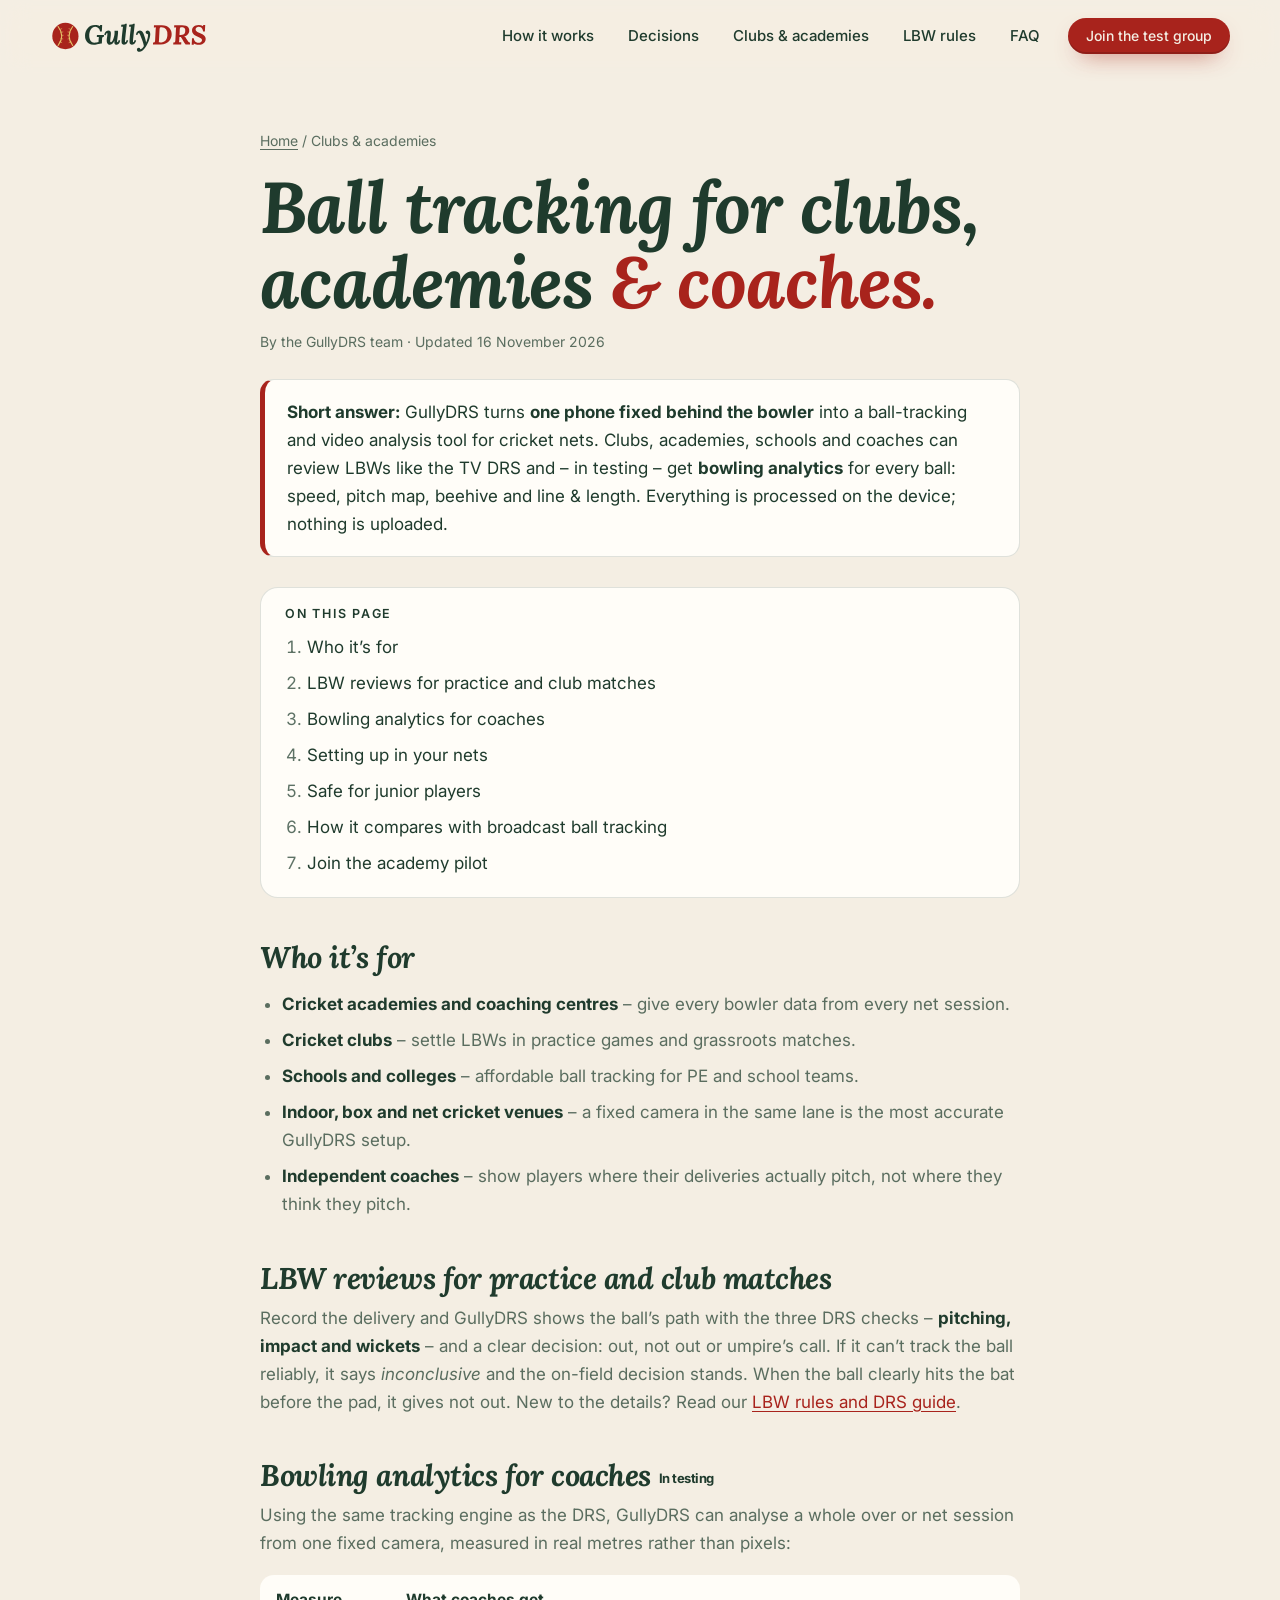
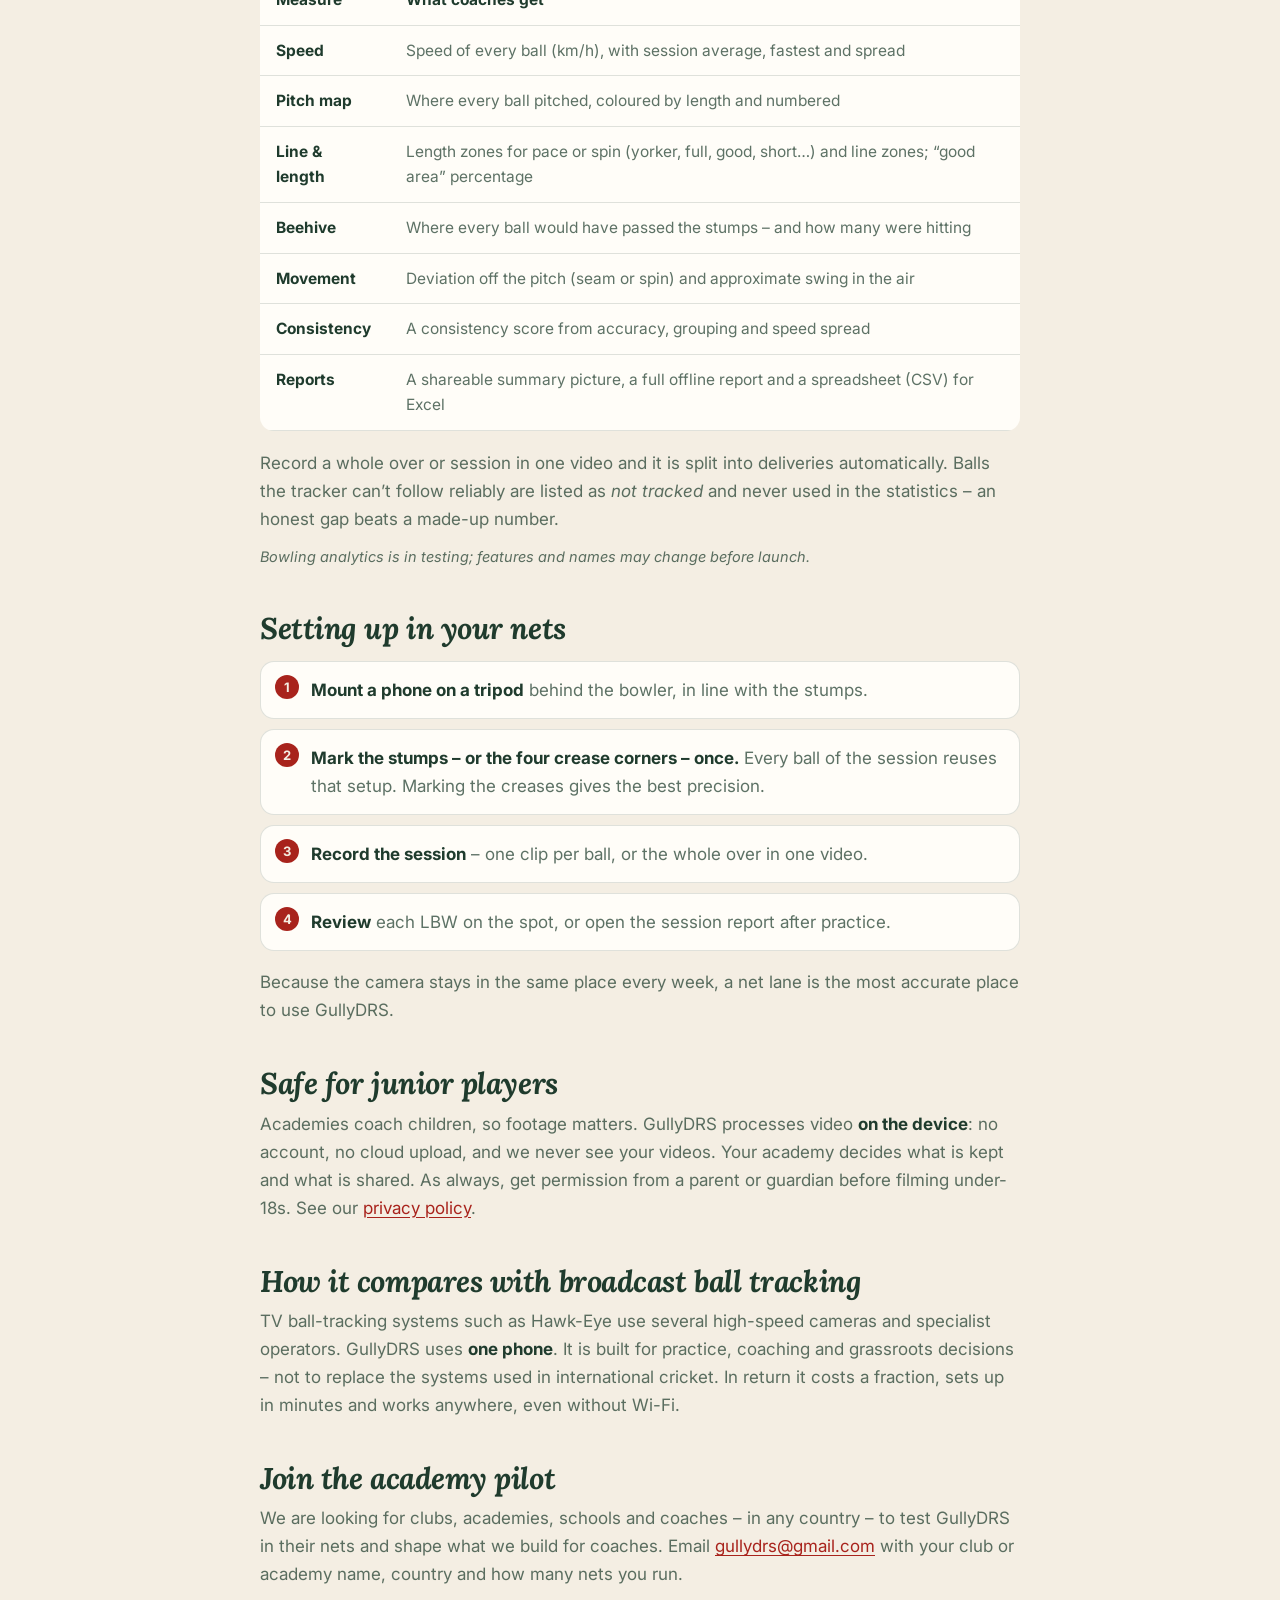
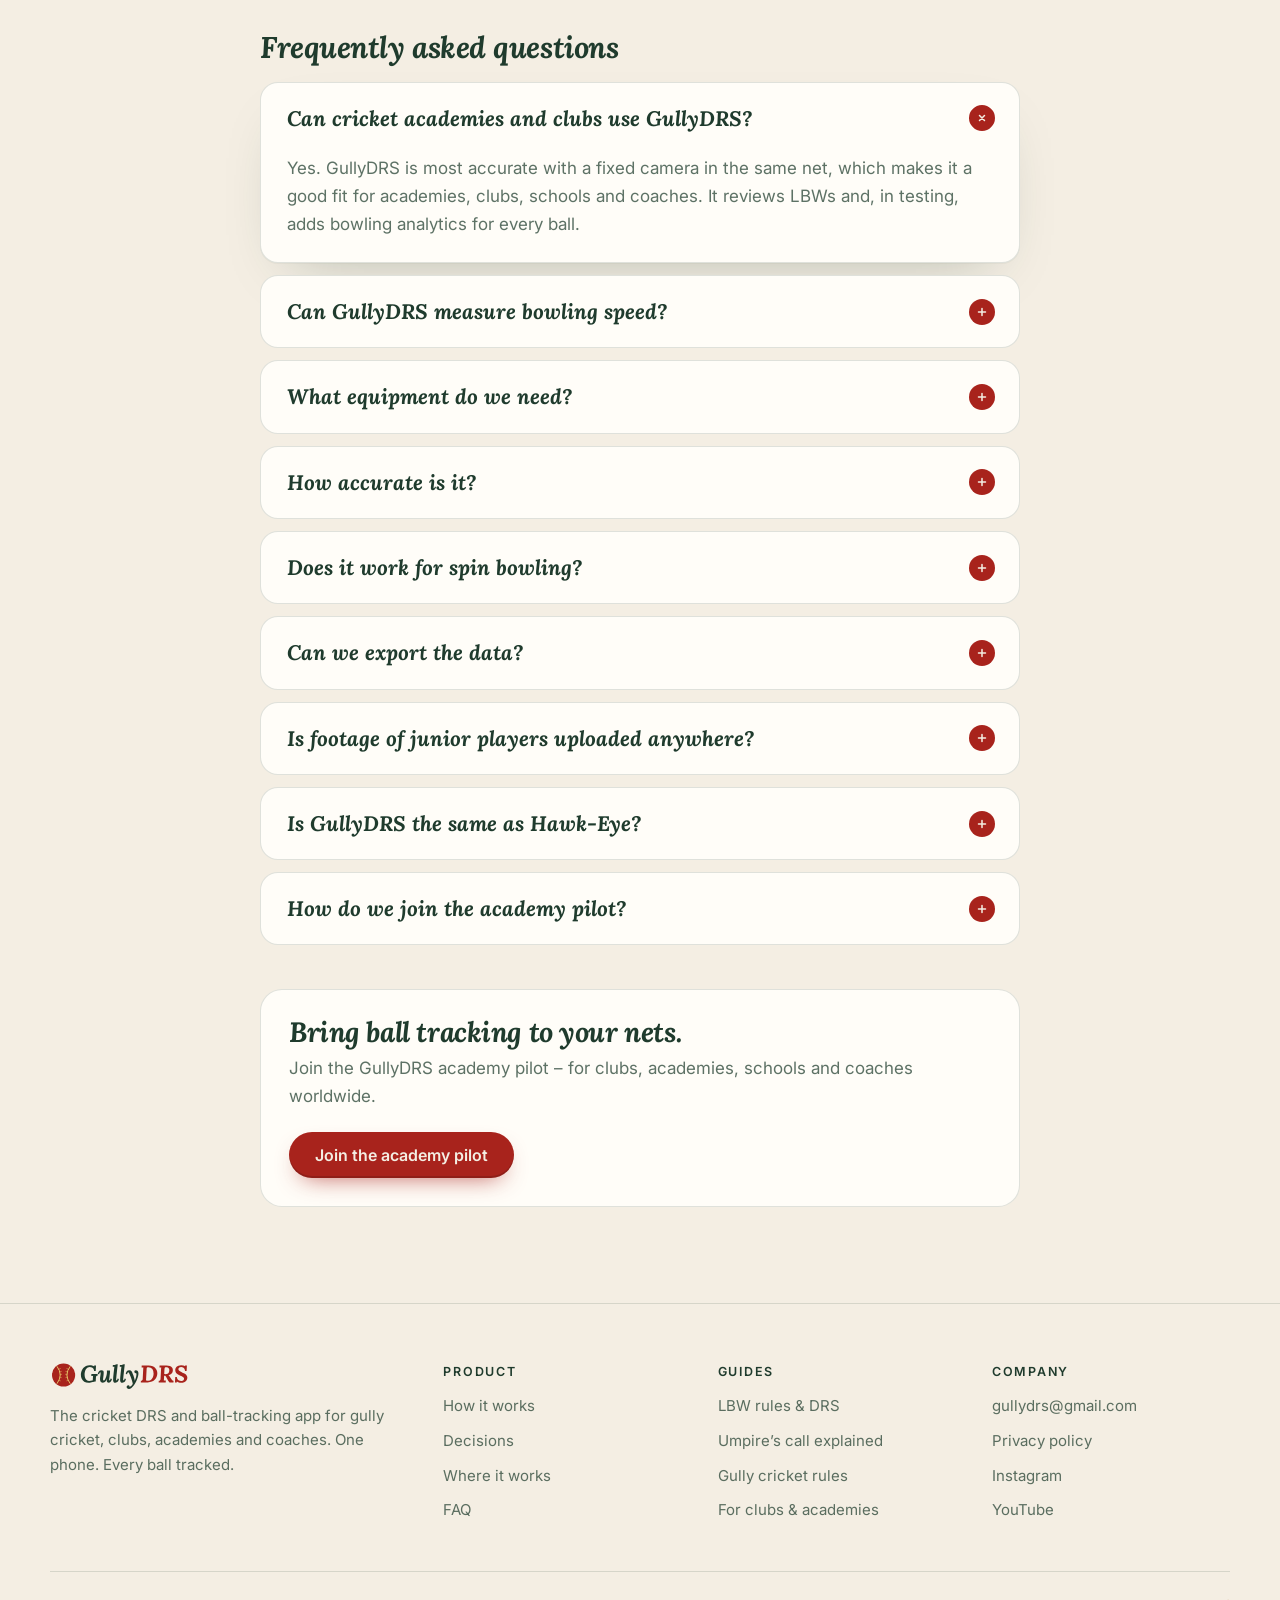
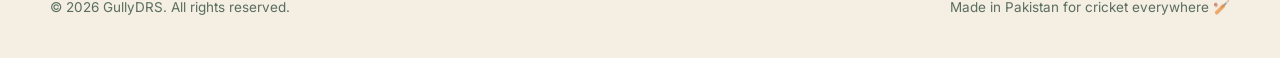
<file: clubs-academies.html>
<!doctype html>
<html lang="en">
<head>
<meta charset="utf-8">
<meta name="viewport" content="width=device-width, initial-scale=1, viewport-fit=cover">
<title>Cricket Ball Tracking App for Clubs &amp; Academies | GullyDRS</title>
<meta name="description" content="Ball tracking for cricket nets: DRS-style LBW reviews plus bowling speed, pitch maps and line &amp; length from one phone. For clubs, academies and coaches.">
<meta name="robots" content="index, follow, max-image-preview:large, max-snippet:-1">
<meta name="theme-color" content="#F4EEE3">
<link rel="canonical" href="https://gullydrs.com/clubs-academies.html">
<meta property="og:type" content="article">
<meta property="og:site_name" content="GullyDRS">
<meta property="og:url" content="https://gullydrs.com/clubs-academies.html">
<meta property="og:title" content="Cricket Ball Tracking App for Clubs &amp; Academies | GullyDRS">
<meta property="og:description" content="Ball tracking for cricket nets: DRS-style LBW reviews plus bowling speed, pitch maps and line &amp; length from one phone. For clubs, academies and coaches.">
<meta property="og:image" content="https://gullydrs.com/assets/img/og-image.jpg">
<meta property="article:modified_time" content="2026-11-16">
<meta name="twitter:card" content="summary_large_image">
<meta name="twitter:site" content="@gullydrs">
<link rel="icon" href="/favicon.ico" sizes="any">
<link rel="icon" href="/assets/img/icon.svg" type="image/svg+xml">
<link rel="apple-touch-icon" href="/assets/img/apple-touch-icon.png">
<link rel="manifest" href="/site.webmanifest">
<link rel="preload" href="/assets/fonts/lora-bold-italic.woff" as="font" type="font/woff" crossorigin>
<link rel="preconnect" href="https://fonts.googleapis.com">
<link rel="preconnect" href="https://fonts.gstatic.com" crossorigin>
<link href="https://fonts.googleapis.com/css2?family=Inter:wght@400;500;600&display=swap" rel="stylesheet">
<link rel="stylesheet" href="/assets/style.css">
<script type="application/ld+json">
{
 "@context": "https://schema.org",
 "@graph": [
  {
   "@type": "WebPage",
   "@id": "https://gullydrs.com/clubs-academies.html#article",
   "headline": "GullyDRS for Cricket Clubs, Academies and Coaches: Ball Tracking and Bowling Analytics from One Phone",
   "description": "Ball tracking for cricket nets: LBW reviews like DRS plus bowling analytics – speed, pitch map, beehive, line and length – from one phone. For clubs, academies, schools and coaches worldwide.",
   "url": "https://gullydrs.com/clubs-academies.html",
   "mainEntityOfPage": "https://gullydrs.com/clubs-academies.html",
   "inLanguage": "en",
   "datePublished": "2026-11-16",
   "dateModified": "2026-11-16",
   "image": "https://gullydrs.com/assets/img/og-image.jpg",
   "author": {
    "@type": "Organization",
    "name": "GullyDRS",
    "url": "https://gullydrs.com/"
   },
   "publisher": {
    "@type": "Organization",
    "name": "GullyDRS",
    "logo": {
     "@type": "ImageObject",
     "url": "https://gullydrs.com/assets/img/icon-512.png"
    }
   },
   "about": [
    {
     "@type": "Thing",
     "name": "Cricket coaching"
    },
    {
     "@type": "Thing",
     "name": "Cricket video analysis"
    },
    {
     "@type": "Thing",
     "name": "Ball tracking"
    }
   ]
  },
  {
   "@type": "BreadcrumbList",
   "itemListElement": [
    {
     "@type": "ListItem",
     "position": 1,
     "name": "Home",
     "item": "https://gullydrs.com/"
    },
    {
     "@type": "ListItem",
     "position": 2,
     "name": "Clubs &amp; academies",
     "item": "https://gullydrs.com/clubs-academies.html"
    }
   ]
  },
  {
   "@type": "FAQPage",
   "mainEntity": [
    {
     "@type": "Question",
     "name": "Can cricket academies and clubs use GullyDRS?",
     "acceptedAnswer": {
      "@type": "Answer",
      "text": "Yes. GullyDRS is most accurate with a fixed camera in the same net, which makes it a good fit for academies, clubs, schools and coaches. It reviews LBWs and, in testing, adds bowling analytics for every ball."
     }
    },
    {
     "@type": "Question",
     "name": "Can GullyDRS measure bowling speed?",
     "acceptedAnswer": {
      "@type": "Answer",
      "text": "Yes – in testing, GullyDRS estimates the speed of every ball from one fixed phone camera and reports the session average, fastest ball and spread in km/h."
     }
    },
    {
     "@type": "Question",
     "name": "What equipment do we need?",
     "acceptedAnswer": {
      "@type": "Answer",
      "text": "One phone and a tripod behind the bowler, in line with the stumps. No extra cameras, sensors or laptop are required."
     }
    },
    {
     "@type": "Question",
     "name": "How accurate is it?",
     "acceptedAnswer": {
      "@type": "Answer",
      "text": "Accuracy is best with a fixed camera in the same net and the crease corners marked once. Balls the tracker can’t follow reliably are listed as not tracked and left out of the statistics, and LBW reviews say inconclusive rather than guess."
     }
    },
    {
     "@type": "Question",
     "name": "Does it work for spin bowling?",
     "acceptedAnswer": {
      "@type": "Answer",
      "text": "Yes. GullyDRS uses separate length zones for pace and spin and measures how much the ball deviates off the pitch."
     }
    },
    {
     "@type": "Question",
     "name": "Can we export the data?",
     "acceptedAnswer": {
      "@type": "Answer",
      "text": "Yes. Each session produces a shareable summary picture, a full offline report and a CSV file for Excel."
     }
    },
    {
     "@type": "Question",
     "name": "Is footage of junior players uploaded anywhere?",
     "acceptedAnswer": {
      "@type": "Answer",
      "text": "No. Videos are processed on the device and never uploaded. There is no account, and the academy controls what is kept and shared."
     }
    },
    {
     "@type": "Question",
     "name": "Is GullyDRS the same as Hawk-Eye?",
     "acceptedAnswer": {
      "@type": "Answer",
      "text": "No. Broadcast systems like Hawk-Eye use several high-speed cameras. GullyDRS uses one phone and is built for practice, coaching and grassroots cricket."
     }
    },
    {
     "@type": "Question",
     "name": "How do we join the academy pilot?",
     "acceptedAnswer": {
      "@type": "Answer",
      "text": "Email gullydrs@gmail.com with your club or academy name, country and number of nets."
     }
    }
   ]
  }
 ]
}
</script>
</head>
<body>
<div class="progress" aria-hidden="true"></div>
<a class="skip" href="#main">Skip to content</a>
<header class="site-header" id="top">
  <div class="wrap">
    <a class="logo" href="/" aria-label="GullyDRS home"><img src="/assets/img/logo.svg" alt="GullyDRS" width="161" height="34"></a>
    <button class="menu-btn" aria-label="Open menu" aria-expanded="false" aria-controls="nav"><span></span><span></span><span></span></button>
    <nav class="nav" id="nav" aria-label="Main">
      <a href="/#how">How it works</a>
      <a href="/#decisions">Decisions</a>
      <a href="/clubs-academies.html">Clubs &amp; academies</a>
      <a href="/lbw-rules.html">LBW rules</a>
      <a href="/#faq">FAQ</a>
      <a class="btn small" href="/#launch">Join the test group</a>
    </nav>
  </div>
</header>
<main id="main" class="wrap">
<article class="page">
  <nav class="crumbs" aria-label="Breadcrumb"><a href="/">Home</a> / Clubs &amp; academies</nav>
  <h1>Ball tracking for clubs, academies <span class="red">&amp; coaches.</span></h1>
  <p class="updated">By the GullyDRS team · Updated <time datetime="2026-11-16">16 November 2026</time></p>

  <div class="tldr"><p><strong>Short answer:</strong> GullyDRS turns <strong>one phone fixed behind the bowler</strong> into a ball-tracking and video analysis tool for cricket nets. Clubs, academies, schools and coaches can review LBWs like the TV DRS and – in testing – get <strong>bowling analytics</strong> for every ball: speed, pitch map, beehive and line &amp; length. Everything is processed on the device; nothing is uploaded.</p></div>

  <nav class="toc" aria-label="Contents"><b>On this page</b><ol>
    <li><a href="#who">Who it’s for</a></li>
    <li><a href="#lbw">LBW reviews for practice and club matches</a></li>
    <li><a href="#analytics">Bowling analytics for coaches</a></li>
    <li><a href="#setup">Setting up in your nets</a></li>
    <li><a href="#privacy">Safe for junior players</a></li>
    <li><a href="#honest">How it compares with broadcast ball tracking</a></li>
    <li><a href="#pilot">Join the academy pilot</a></li>
  </ol></nav>

  <h2 id="who">Who it’s for</h2>
  <ul>
    <li><strong>Cricket academies and coaching centres</strong> – give every bowler data from every net session.</li>
    <li><strong>Cricket clubs</strong> – settle LBWs in practice games and grassroots matches.</li>
    <li><strong>Schools and colleges</strong> – affordable ball tracking for PE and school teams.</li>
    <li><strong>Indoor, box and net cricket venues</strong> – a fixed camera in the same lane is the most accurate GullyDRS setup.</li>
    <li><strong>Independent coaches</strong> – show players where their deliveries actually pitch, not where they think they pitch.</li>
  </ul>

  <h2 id="lbw">LBW reviews for practice and club matches</h2>
  <p>Record the delivery and GullyDRS shows the ball’s path with the three DRS checks – <strong>pitching, impact and wickets</strong> – and a clear decision: out, not out or umpire’s call. If it can’t track the ball reliably, it says <em>inconclusive</em> and the on-field decision stands. When the ball clearly hits the bat before the pad, it gives not out. New to the details? Read our <a href="/lbw-rules.html">LBW rules and DRS guide</a>.</p>

  <h2 id="analytics">Bowling analytics for coaches <span class="chip" style="font-family:var(--sans);font-style:normal;font-size:13px;vertical-align:middle">In testing</span></h2>
  <p>Using the same tracking engine as the DRS, GullyDRS can analyse a whole over or net session from one fixed camera, measured in real metres rather than pixels:</p>
  <table>
    <thead><tr><th scope="col">Measure</th><th scope="col">What coaches get</th></tr></thead>
    <tbody>
      <tr><td><strong>Speed</strong></td><td>Speed of every ball (km/h), with session average, fastest and spread</td></tr>
      <tr><td><strong>Pitch map</strong></td><td>Where every ball pitched, coloured by length and numbered</td></tr>
      <tr><td><strong>Line &amp; length</strong></td><td>Length zones for pace or spin (yorker, full, good, short…) and line zones; “good area” percentage</td></tr>
      <tr><td><strong>Beehive</strong></td><td>Where every ball would have passed the stumps – and how many were hitting</td></tr>
      <tr><td><strong>Movement</strong></td><td>Deviation off the pitch (seam or spin) and approximate swing in the air</td></tr>
      <tr><td><strong>Consistency</strong></td><td>A consistency score from accuracy, grouping and speed spread</td></tr>
      <tr><td><strong>Reports</strong></td><td>A shareable summary picture, a full offline report and a spreadsheet (CSV) for Excel</td></tr>
    </tbody>
  </table>
  <p>Record a whole over or session in one video and it is split into deliveries automatically. Balls the tracker can’t follow reliably are listed as <em>not tracked</em> and never used in the statistics – an honest gap beats a made-up number.</p>
  <p style="font-size:14.5px"><em>Bowling analytics is in testing; features and names may change before launch.</em></p>

  <h2 id="setup">Setting up in your nets</h2>
  <ol class="checks">
    <li><strong>Mount a phone on a tripod</strong> behind the bowler, in line with the stumps.</li>
    <li><strong>Mark the stumps – or the four crease corners – once.</strong> Every ball of the session reuses that setup. Marking the creases gives the best precision.</li>
    <li><strong>Record the session</strong> – one clip per ball, or the whole over in one video.</li>
    <li><strong>Review</strong> each LBW on the spot, or open the session report after practice.</li>
  </ol>
  <p>Because the camera stays in the same place every week, a net lane is the most accurate place to use GullyDRS.</p>

  <h2 id="privacy">Safe for junior players</h2>
  <p>Academies coach children, so footage matters. GullyDRS processes video <strong>on the device</strong>: no account, no cloud upload, and we never see your videos. Your academy decides what is kept and what is shared. As always, get permission from a parent or guardian before filming under-18s. See our <a href="/privacy.html">privacy policy</a>.</p>

  <h2 id="honest">How it compares with broadcast ball tracking</h2>
  <p>TV ball-tracking systems such as Hawk-Eye use several high-speed cameras and specialist operators. GullyDRS uses <strong>one phone</strong>. It is built for practice, coaching and grassroots decisions – not to replace the systems used in international cricket. In return it costs a fraction, sets up in minutes and works anywhere, even without Wi-Fi.</p>

  <h2 id="pilot">Join the academy pilot</h2>
  <p>We are looking for clubs, academies, schools and coaches – in any country – to test GullyDRS in their nets and shape what we build for coaches. Email <a href="mailto:gullydrs@gmail.com?subject=GullyDRS%20academy%20pilot">gullydrs@gmail.com</a> with your club or academy name, country and how many nets you run.</p>

  <h2 id="faq">Frequently asked questions</h2>
  <div class="faq"><details open><summary>Can cricket academies and clubs use GullyDRS?</summary><div class="a"><p>Yes. GullyDRS is most accurate with a fixed camera in the same net, which makes it a good fit for academies, clubs, schools and coaches. It reviews LBWs and, in testing, adds bowling analytics for every ball.</p></div></details><details><summary>Can GullyDRS measure bowling speed?</summary><div class="a"><p>Yes – in testing, GullyDRS estimates the speed of every ball from one fixed phone camera and reports the session average, fastest ball and spread in km/h.</p></div></details><details><summary>What equipment do we need?</summary><div class="a"><p>One phone and a tripod behind the bowler, in line with the stumps. No extra cameras, sensors or laptop are required.</p></div></details><details><summary>How accurate is it?</summary><div class="a"><p>Accuracy is best with a fixed camera in the same net and the crease corners marked once. Balls the tracker can’t follow reliably are listed as not tracked and left out of the statistics, and LBW reviews say inconclusive rather than guess.</p></div></details><details><summary>Does it work for spin bowling?</summary><div class="a"><p>Yes. GullyDRS uses separate length zones for pace and spin and measures how much the ball deviates off the pitch.</p></div></details><details><summary>Can we export the data?</summary><div class="a"><p>Yes. Each session produces a shareable summary picture, a full offline report and a CSV file for Excel.</p></div></details><details><summary>Is footage of junior players uploaded anywhere?</summary><div class="a"><p>No. Videos are processed on the device and never uploaded. There is no account, and the academy controls what is kept and shared.</p></div></details><details><summary>Is GullyDRS the same as Hawk-Eye?</summary><div class="a"><p>No. Broadcast systems like Hawk-Eye use several high-speed cameras. GullyDRS uses one phone and is built for practice, coaching and grassroots cricket.</p></div></details><details><summary>How do we join the academy pilot?</summary><div class="a"><p>Email gullydrs@gmail.com with your club or academy name, country and number of nets.</p></div></details></div>
  <div class="cta-inline">
    <div><h2>Bring ball tracking to your nets.</h2><p style="margin:0">Join the GullyDRS academy pilot – for clubs, academies, schools and coaches worldwide.</p></div>
    <a class="btn" href="mailto:gullydrs@gmail.com?subject=GullyDRS%20academy%20pilot&amp;body=Club%20%2F%20academy%20name%3A%20%0ACountry%20%2F%20city%3A%20%0ANumber%20of%20nets%3A%20%0AAge%20groups%20you%20coach%3A%20">Join the academy pilot</a>
  </div>
</article>
</main>
<footer class="site-footer">
  <div class="wrap">
    <div class="foot-grid">
      <div>
        <img src="/assets/img/logo.svg" alt="GullyDRS" width="142" height="30" loading="lazy">
        <p style="max-width:38ch">The cricket DRS and ball-tracking app for gully cricket, clubs, academies and coaches. One phone. Every ball tracked.</p>
      </div>
      <div>
        <h4>Product</h4>
        <ul><li><a href="/#how">How it works</a></li><li><a href="/#decisions">Decisions</a></li><li><a href="/#where">Where it works</a></li><li><a href="/#faq">FAQ</a></li></ul>
      </div>
      <div>
        <h4>Guides</h4>
        <ul><li><a href="/lbw-rules.html">LBW rules &amp; DRS</a></li><li><a href="/lbw-rules.html#umpires-call">Umpire’s call explained</a></li><li><a href="/gully-cricket-rules.html">Gully cricket rules</a></li><li><a href="/clubs-academies.html">For clubs &amp; academies</a></li></ul>
      </div>
      <div>
        <h4>Company</h4>
        <ul><li><a href="mailto:gullydrs@gmail.com">gullydrs@gmail.com</a></li><li><a href="/privacy.html">Privacy policy</a></li><li><a href="https://www.instagram.com/gullydrs/" rel="me noopener">Instagram</a></li><li><a href="https://www.youtube.com/@gullydrs" rel="me noopener">YouTube</a></li></ul>
      </div>
    </div>
    <div class="legal"><span>© 2026 GullyDRS. All rights reserved.</span><span>Made in Pakistan for cricket everywhere 🏏</span></div>
  </div>
</footer>
<script src="/assets/main.js" defer></script>
</body>
</html>
</file>
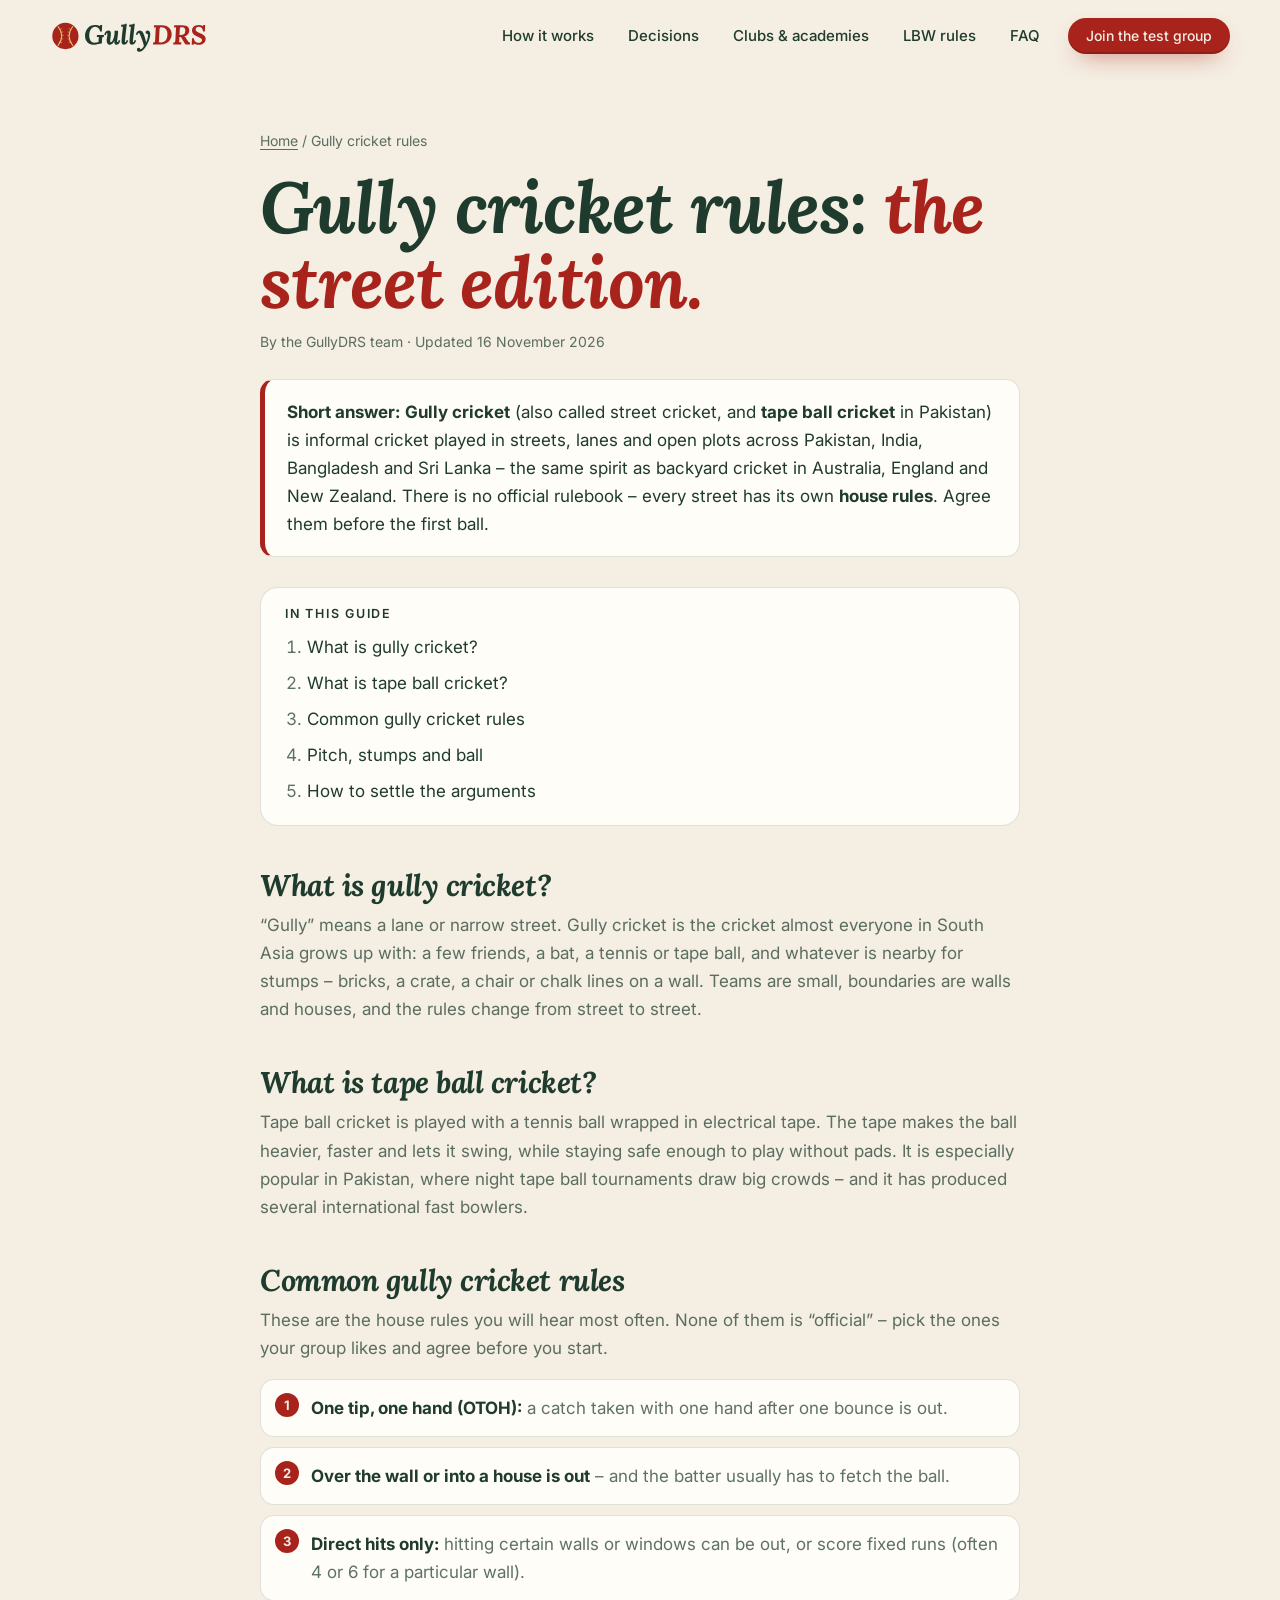
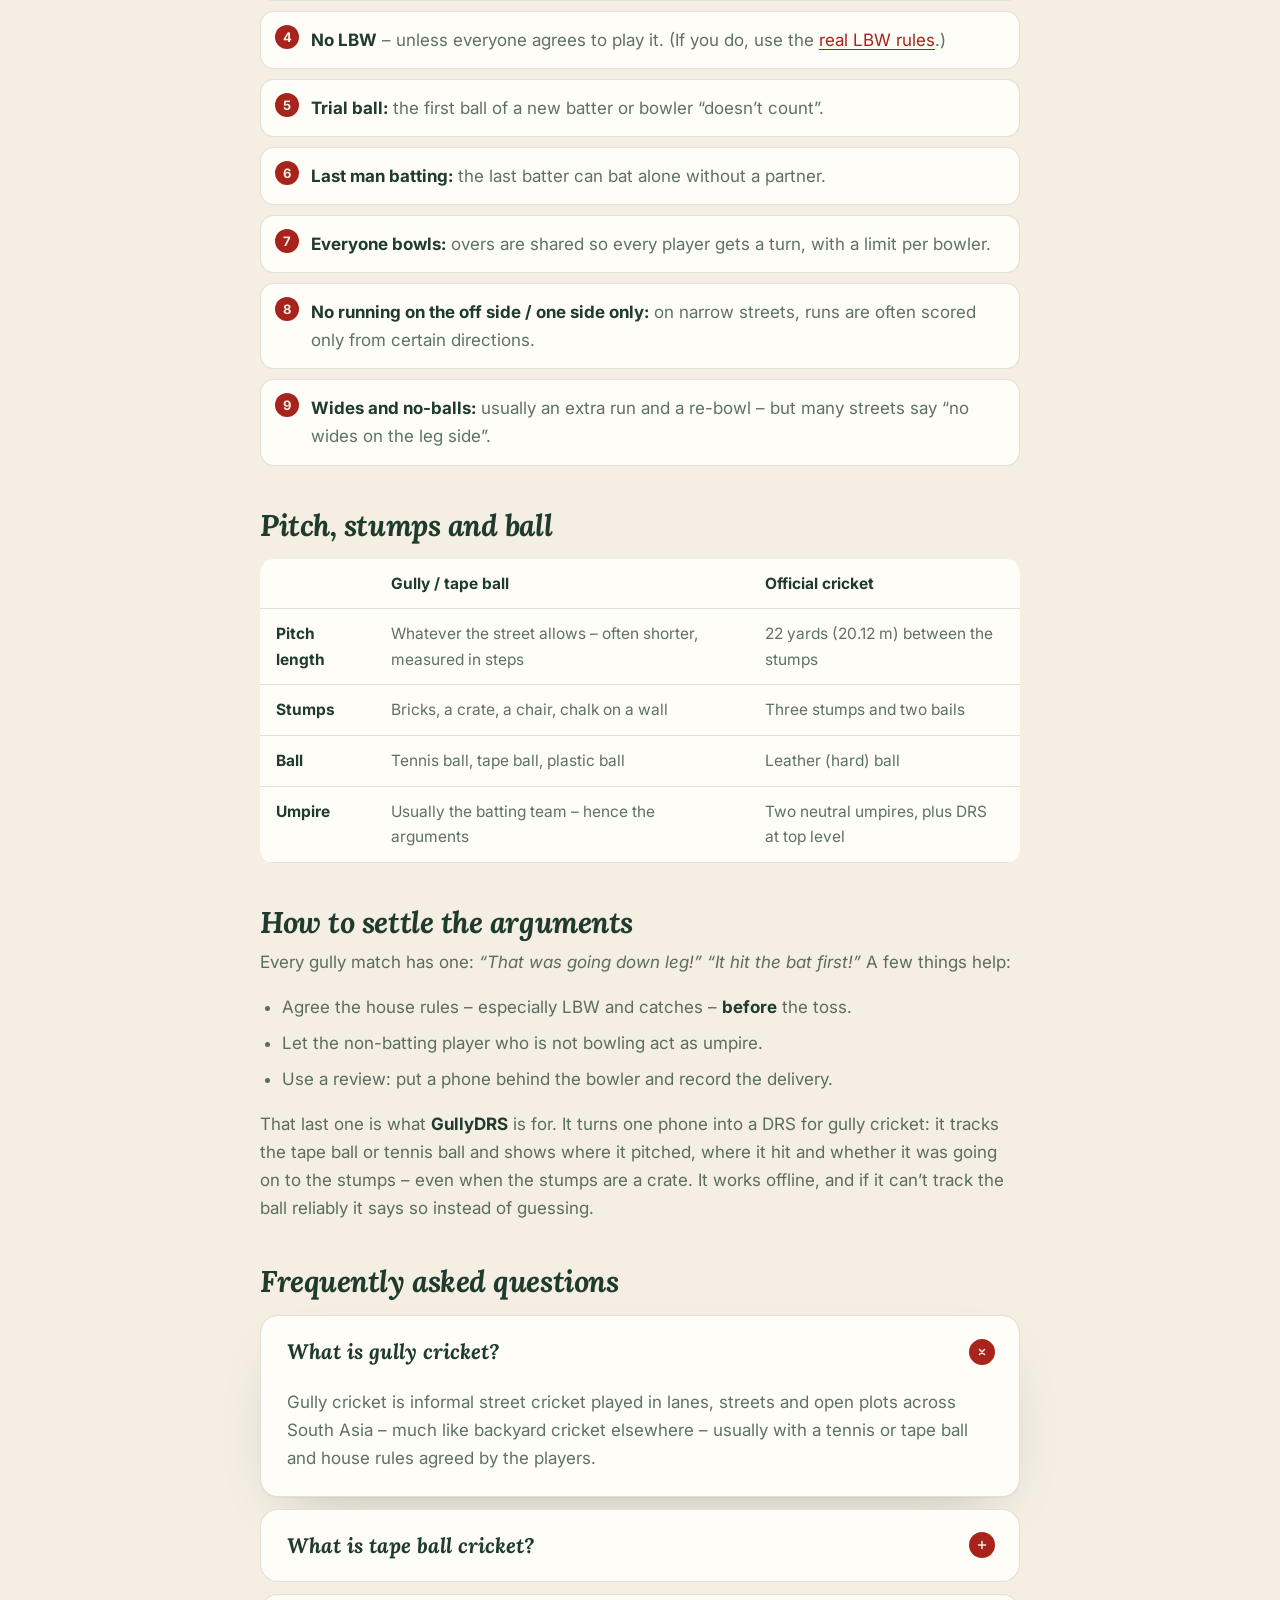
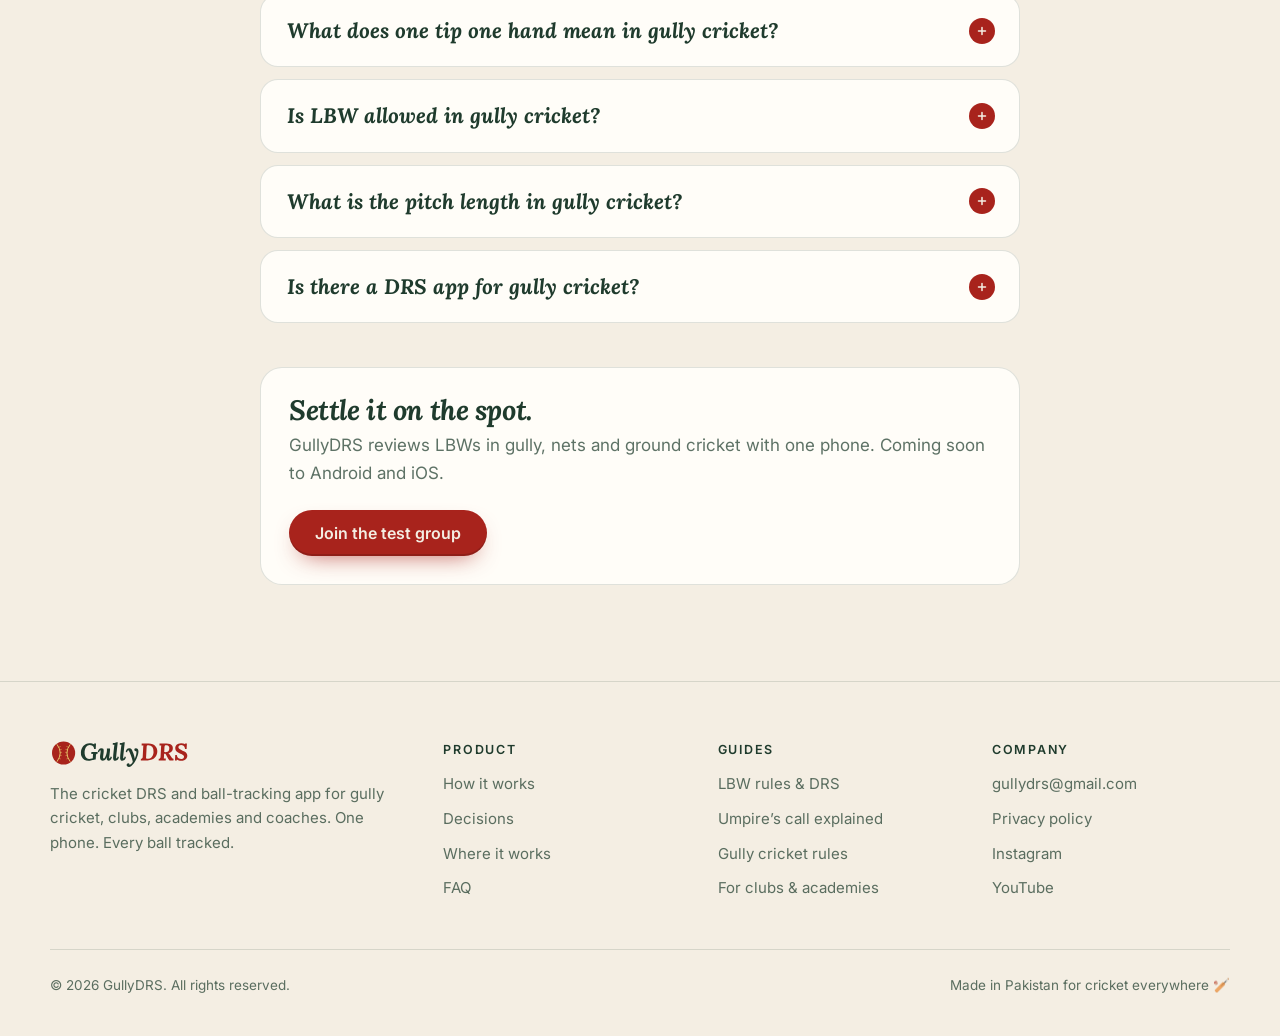
<file: gully-cricket-rules.html>
<!doctype html>
<html lang="en">
<head>
<meta charset="utf-8">
<meta name="viewport" content="width=device-width, initial-scale=1, viewport-fit=cover">
<title>Gully Cricket Rules: Street &amp; Tape Ball Rules | GullyDRS</title>
<meta name="description" content="What is gully cricket and tape ball cricket? The most common gully cricket rules – one tip one hand, over the wall, no LBW, last man batting – and how to settle arguments.">
<meta name="robots" content="index, follow, max-image-preview:large, max-snippet:-1">
<meta name="theme-color" content="#F4EEE3">
<link rel="canonical" href="https://gullydrs.com/gully-cricket-rules.html">
<meta property="og:type" content="article">
<meta property="og:site_name" content="GullyDRS">
<meta property="og:url" content="https://gullydrs.com/gully-cricket-rules.html">
<meta property="og:title" content="Gully Cricket Rules: Street &amp; Tape Ball Rules | GullyDRS">
<meta property="og:description" content="What is gully cricket and tape ball cricket? The most common gully cricket rules – one tip one hand, over the wall, no LBW, last man batting – and how to settle arguments.">
<meta property="og:image" content="https://gullydrs.com/assets/img/og-image.jpg">
<meta property="article:modified_time" content="2026-11-16">
<meta name="twitter:card" content="summary_large_image">
<meta name="twitter:site" content="@gullydrs">
<link rel="icon" href="/favicon.ico" sizes="any">
<link rel="icon" href="/assets/img/icon.svg" type="image/svg+xml">
<link rel="apple-touch-icon" href="/assets/img/apple-touch-icon.png">
<link rel="manifest" href="/site.webmanifest">
<link rel="preload" href="/assets/fonts/lora-bold-italic.woff" as="font" type="font/woff" crossorigin>
<link rel="preconnect" href="https://fonts.googleapis.com">
<link rel="preconnect" href="https://fonts.gstatic.com" crossorigin>
<link href="https://fonts.googleapis.com/css2?family=Inter:wght@400;500;600&display=swap" rel="stylesheet">
<link rel="stylesheet" href="/assets/style.css">
<script type="application/ld+json">
{
 "@context": "https://schema.org",
 "@graph": [
  {
   "@type": "Article",
   "@id": "https://gullydrs.com/gully-cricket-rules.html#article",
   "headline": "Gully Cricket Rules: Common Street and Tape Ball Cricket Rules",
   "description": "What is gully cricket and tape ball cricket? The most common gully cricket rules – one tip one hand, over the wall, no LBW, last man batting – and how to settle arguments.",
   "url": "https://gullydrs.com/gully-cricket-rules.html",
   "mainEntityOfPage": "https://gullydrs.com/gully-cricket-rules.html",
   "inLanguage": "en",
   "datePublished": "2026-11-16",
   "dateModified": "2026-11-16",
   "image": "https://gullydrs.com/assets/img/og-image.jpg",
   "author": {
    "@type": "Organization",
    "name": "GullyDRS",
    "url": "https://gullydrs.com/"
   },
   "publisher": {
    "@type": "Organization",
    "name": "GullyDRS",
    "logo": {
     "@type": "ImageObject",
     "url": "https://gullydrs.com/assets/img/icon-512.png"
    }
   },
   "about": [
    {
     "@type": "Thing",
     "name": "Gully cricket"
    },
    {
     "@type": "Thing",
     "name": "Tape ball cricket"
    }
   ]
  },
  {
   "@type": "BreadcrumbList",
   "itemListElement": [
    {
     "@type": "ListItem",
     "position": 1,
     "name": "Home",
     "item": "https://gullydrs.com/"
    },
    {
     "@type": "ListItem",
     "position": 2,
     "name": "Gully cricket rules",
     "item": "https://gullydrs.com/gully-cricket-rules.html"
    }
   ]
  },
  {
   "@type": "FAQPage",
   "mainEntity": [
    {
     "@type": "Question",
     "name": "What is gully cricket?",
     "acceptedAnswer": {
      "@type": "Answer",
      "text": "Gully cricket is informal street cricket played in lanes, streets and open plots across South Asia – much like backyard cricket elsewhere – usually with a tennis or tape ball and house rules agreed by the players."
     }
    },
    {
     "@type": "Question",
     "name": "What is tape ball cricket?",
     "acceptedAnswer": {
      "@type": "Answer",
      "text": "Tape ball cricket is played with a tennis ball wrapped in electrical tape, which makes it heavier and faster and helps it swing. It is especially popular in Pakistan."
     }
    },
    {
     "@type": "Question",
     "name": "What does one tip one hand mean in gully cricket?",
     "acceptedAnswer": {
      "@type": "Answer",
      "text": "One tip one hand (OTOH) is a common gully cricket rule: a catch taken with one hand after the ball bounces once is out."
     }
    },
    {
     "@type": "Question",
     "name": "Is LBW allowed in gully cricket?",
     "acceptedAnswer": {
      "@type": "Answer",
      "text": "Usually not – most streets play without LBW because there is no neutral umpire. If your group plays it, agree the rules before the match or use a review app like GullyDRS."
     }
    },
    {
     "@type": "Question",
     "name": "What is the pitch length in gully cricket?",
     "acceptedAnswer": {
      "@type": "Answer",
      "text": "There is no fixed length; it depends on the street. Official cricket uses 22 yards (20.12 metres) between the stumps."
     }
    },
    {
     "@type": "Question",
     "name": "Is there a DRS app for gully cricket?",
     "acceptedAnswer": {
      "@type": "Answer",
      "text": "Yes. GullyDRS is a DRS and ball-tracking app for gully, tape ball, nets and ground cricket that runs on one phone and works offline. It is coming soon to Google Play and the App Store."
     }
    }
   ]
  }
 ]
}
</script>
</head>
<body>
<div class="progress" aria-hidden="true"></div>
<a class="skip" href="#main">Skip to content</a>
<header class="site-header" id="top">
  <div class="wrap">
    <a class="logo" href="/" aria-label="GullyDRS home"><img src="/assets/img/logo.svg" alt="GullyDRS" width="161" height="34"></a>
    <button class="menu-btn" aria-label="Open menu" aria-expanded="false" aria-controls="nav"><span></span><span></span><span></span></button>
    <nav class="nav" id="nav" aria-label="Main">
      <a href="/#how">How it works</a>
      <a href="/#decisions">Decisions</a>
      <a href="/clubs-academies.html">Clubs &amp; academies</a>
      <a href="/lbw-rules.html">LBW rules</a>
      <a href="/#faq">FAQ</a>
      <a class="btn small" href="/#launch">Join the test group</a>
    </nav>
  </div>
</header>
<main id="main" class="wrap">
<article class="page">
  <nav class="crumbs" aria-label="Breadcrumb"><a href="/">Home</a> / Gully cricket rules</nav>
  <h1>Gully cricket rules: <span class="red">the street edition.</span></h1>
  <p class="updated">By the GullyDRS team · Updated <time datetime="2026-11-16">16 November 2026</time></p>

  <div class="tldr"><p><strong>Short answer:</strong> <strong>Gully cricket</strong> (also called street cricket, and <strong>tape ball cricket</strong> in Pakistan) is informal cricket played in streets, lanes and open plots across Pakistan, India, Bangladesh and Sri Lanka – the same spirit as backyard cricket in Australia, England and New Zealand. There is no official rulebook – every street has its own <strong>house rules</strong>. Agree them before the first ball.</p></div>

  <nav class="toc" aria-label="Contents"><b>In this guide</b><ol>
    <li><a href="#what-is-gully-cricket">What is gully cricket?</a></li>
    <li><a href="#what-is-tape-ball">What is tape ball cricket?</a></li>
    <li><a href="#common-rules">Common gully cricket rules</a></li>
    <li><a href="#pitch">Pitch, stumps and ball</a></li>
    <li><a href="#settle-arguments">How to settle the arguments</a></li>
  </ol></nav>

  <h2 id="what-is-gully-cricket">What is gully cricket?</h2>
  <p>“Gully” means a lane or narrow street. Gully cricket is the cricket almost everyone in South Asia grows up with: a few friends, a bat, a tennis or tape ball, and whatever is nearby for stumps – bricks, a crate, a chair or chalk lines on a wall. Teams are small, boundaries are walls and houses, and the rules change from street to street.</p>

  <h2 id="what-is-tape-ball">What is tape ball cricket?</h2>
  <p>Tape ball cricket is played with a tennis ball wrapped in electrical tape. The tape makes the ball heavier, faster and lets it swing, while staying safe enough to play without pads. It is especially popular in Pakistan, where night tape ball tournaments draw big crowds – and it has produced several international fast bowlers.</p>

  <h2 id="common-rules">Common gully cricket rules</h2>
  <p>These are the house rules you will hear most often. None of them is “official” – pick the ones your group likes and agree before you start.</p>
  <ol class="checks">
    <li><strong>One tip, one hand (OTOH):</strong> a catch taken with one hand after one bounce is out.</li>
    <li><strong>Over the wall or into a house is out</strong> – and the batter usually has to fetch the ball.</li>
    <li><strong>Direct hits only:</strong> hitting certain walls or windows can be out, or score fixed runs (often 4 or 6 for a particular wall).</li>
    <li><strong>No LBW</strong> – unless everyone agrees to play it. (If you do, use the <a href="/lbw-rules.html">real LBW rules</a>.)</li>
    <li><strong>Trial ball:</strong> the first ball of a new batter or bowler “doesn’t count”.</li>
    <li><strong>Last man batting:</strong> the last batter can bat alone without a partner.</li>
    <li><strong>Everyone bowls:</strong> overs are shared so every player gets a turn, with a limit per bowler.</li>
    <li><strong>No running on the off side / one side only:</strong> on narrow streets, runs are often scored only from certain directions.</li>
    <li><strong>Wides and no-balls:</strong> usually an extra run and a re-bowl – but many streets say “no wides on the leg side”.</li>
  </ol>

  <h2 id="pitch">Pitch, stumps and ball</h2>
  <table>
    <thead><tr><th scope="col"></th><th scope="col">Gully / tape ball</th><th scope="col">Official cricket</th></tr></thead>
    <tbody>
      <tr><td><strong>Pitch length</strong></td><td>Whatever the street allows – often shorter, measured in steps</td><td>22 yards (20.12 m) between the stumps</td></tr>
      <tr><td><strong>Stumps</strong></td><td>Bricks, a crate, a chair, chalk on a wall</td><td>Three stumps and two bails</td></tr>
      <tr><td><strong>Ball</strong></td><td>Tennis ball, tape ball, plastic ball</td><td>Leather (hard) ball</td></tr>
      <tr><td><strong>Umpire</strong></td><td>Usually the batting team – hence the arguments</td><td>Two neutral umpires, plus DRS at top level</td></tr>
    </tbody>
  </table>

  <h2 id="settle-arguments">How to settle the arguments</h2>
  <p>Every gully match has one: <em>“That was going down leg!” “It hit the bat first!”</em> A few things help:</p>
  <ul>
    <li>Agree the house rules – especially LBW and catches – <strong>before</strong> the toss.</li>
    <li>Let the non-batting player who is not bowling act as umpire.</li>
    <li>Use a review: put a phone behind the bowler and record the delivery.</li>
  </ul>
  <p>That last one is what <strong>GullyDRS</strong> is for. It turns one phone into a DRS for gully cricket: it tracks the tape ball or tennis ball and shows where it pitched, where it hit and whether it was going on to the stumps – even when the stumps are a crate. It works offline, and if it can’t track the ball reliably it says so instead of guessing.</p>

  <h2 id="faq">Frequently asked questions</h2>
  <div class="faq"><details open><summary>What is gully cricket?</summary><div class="a"><p>Gully cricket is informal street cricket played in lanes, streets and open plots across South Asia – much like backyard cricket elsewhere – usually with a tennis or tape ball and house rules agreed by the players.</p></div></details><details><summary>What is tape ball cricket?</summary><div class="a"><p>Tape ball cricket is played with a tennis ball wrapped in electrical tape, which makes it heavier and faster and helps it swing. It is especially popular in Pakistan.</p></div></details><details><summary>What does one tip one hand mean in gully cricket?</summary><div class="a"><p>One tip one hand (OTOH) is a common gully cricket rule: a catch taken with one hand after the ball bounces once is out.</p></div></details><details><summary>Is LBW allowed in gully cricket?</summary><div class="a"><p>Usually not – most streets play without LBW because there is no neutral umpire. If your group plays it, agree the rules before the match or use a review app like GullyDRS.</p></div></details><details><summary>What is the pitch length in gully cricket?</summary><div class="a"><p>There is no fixed length; it depends on the street. Official cricket uses 22 yards (20.12 metres) between the stumps.</p></div></details><details><summary>Is there a DRS app for gully cricket?</summary><div class="a"><p>Yes. GullyDRS is a DRS and ball-tracking app for gully, tape ball, nets and ground cricket that runs on one phone and works offline. It is coming soon to Google Play and the App Store.</p></div></details></div>
  <div class="cta-inline">
    <div><h2>Settle it on the spot.</h2><p style="margin:0">GullyDRS reviews LBWs in gully, nets and ground cricket with one phone. Coming soon to Android and iOS.</p></div>
    <a class="btn" href="/#launch">Join the test group</a>
  </div>
</article>
</main>
<footer class="site-footer">
  <div class="wrap">
    <div class="foot-grid">
      <div>
        <img src="/assets/img/logo.svg" alt="GullyDRS" width="142" height="30" loading="lazy">
        <p style="max-width:38ch">The cricket DRS and ball-tracking app for gully cricket, clubs, academies and coaches. One phone. Every ball tracked.</p>
      </div>
      <div>
        <h4>Product</h4>
        <ul><li><a href="/#how">How it works</a></li><li><a href="/#decisions">Decisions</a></li><li><a href="/#where">Where it works</a></li><li><a href="/#faq">FAQ</a></li></ul>
      </div>
      <div>
        <h4>Guides</h4>
        <ul><li><a href="/lbw-rules.html">LBW rules &amp; DRS</a></li><li><a href="/lbw-rules.html#umpires-call">Umpire’s call explained</a></li><li><a href="/gully-cricket-rules.html">Gully cricket rules</a></li><li><a href="/clubs-academies.html">For clubs &amp; academies</a></li></ul>
      </div>
      <div>
        <h4>Company</h4>
        <ul><li><a href="mailto:gullydrs@gmail.com">gullydrs@gmail.com</a></li><li><a href="/privacy.html">Privacy policy</a></li><li><a href="https://www.instagram.com/gullydrs/" rel="me noopener">Instagram</a></li><li><a href="https://www.youtube.com/@gullydrs" rel="me noopener">YouTube</a></li></ul>
      </div>
    </div>
    <div class="legal"><span>© 2026 GullyDRS. All rights reserved.</span><span>Made in Pakistan for cricket everywhere 🏏</span></div>
  </div>
</footer>
<script src="/assets/main.js" defer></script>
</body>
</html>
</file>
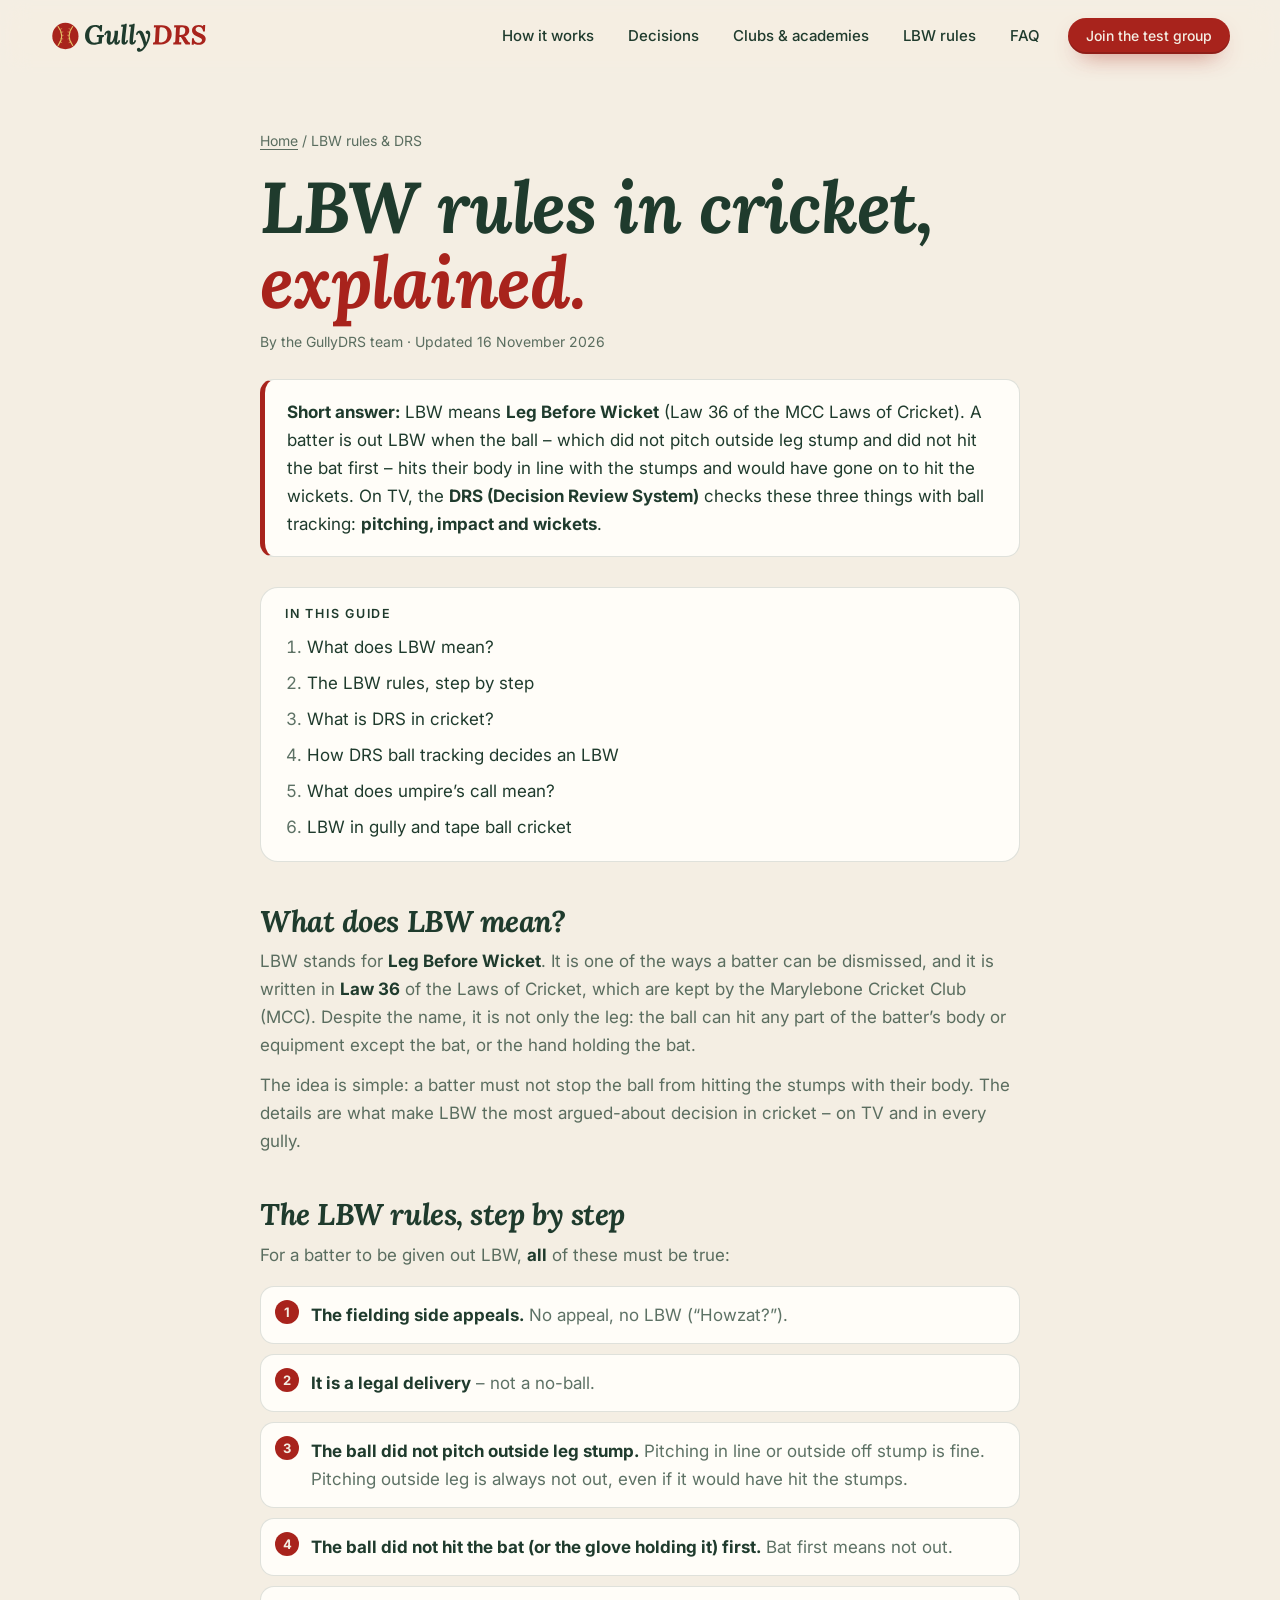
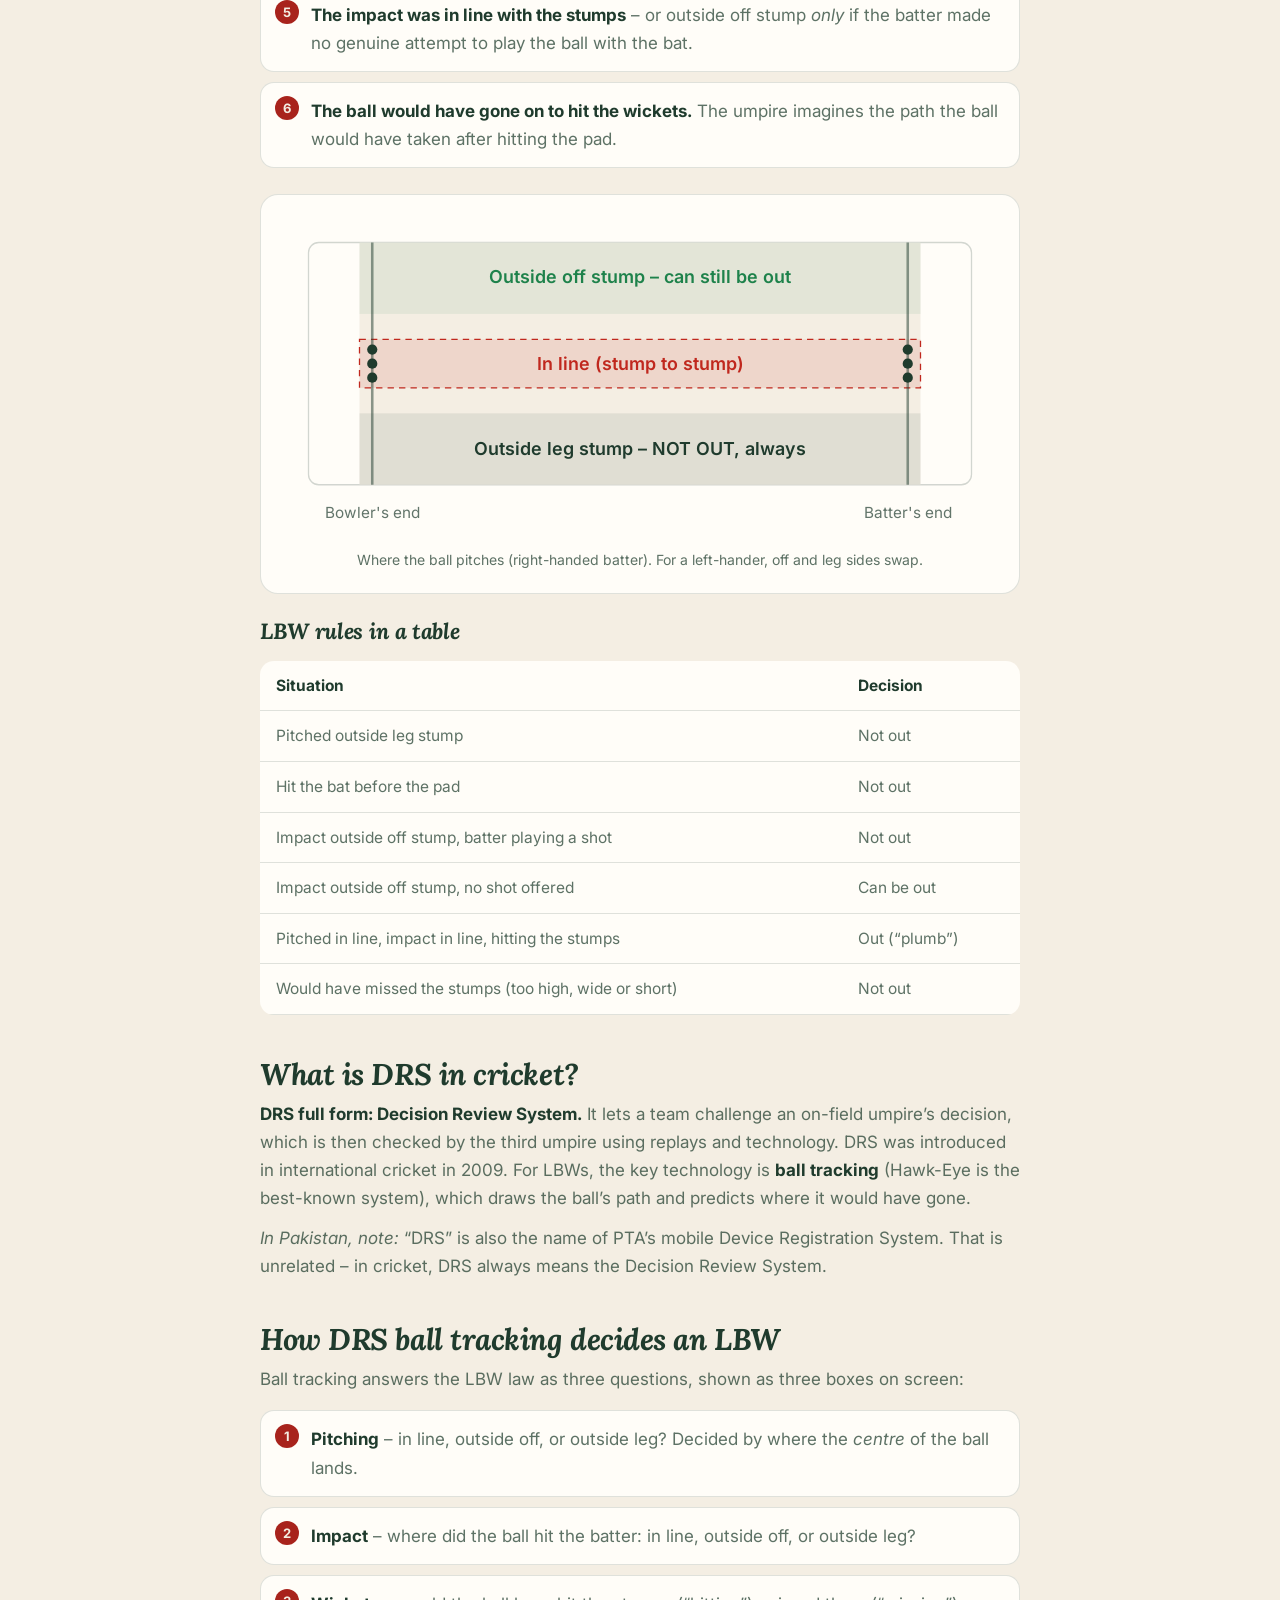
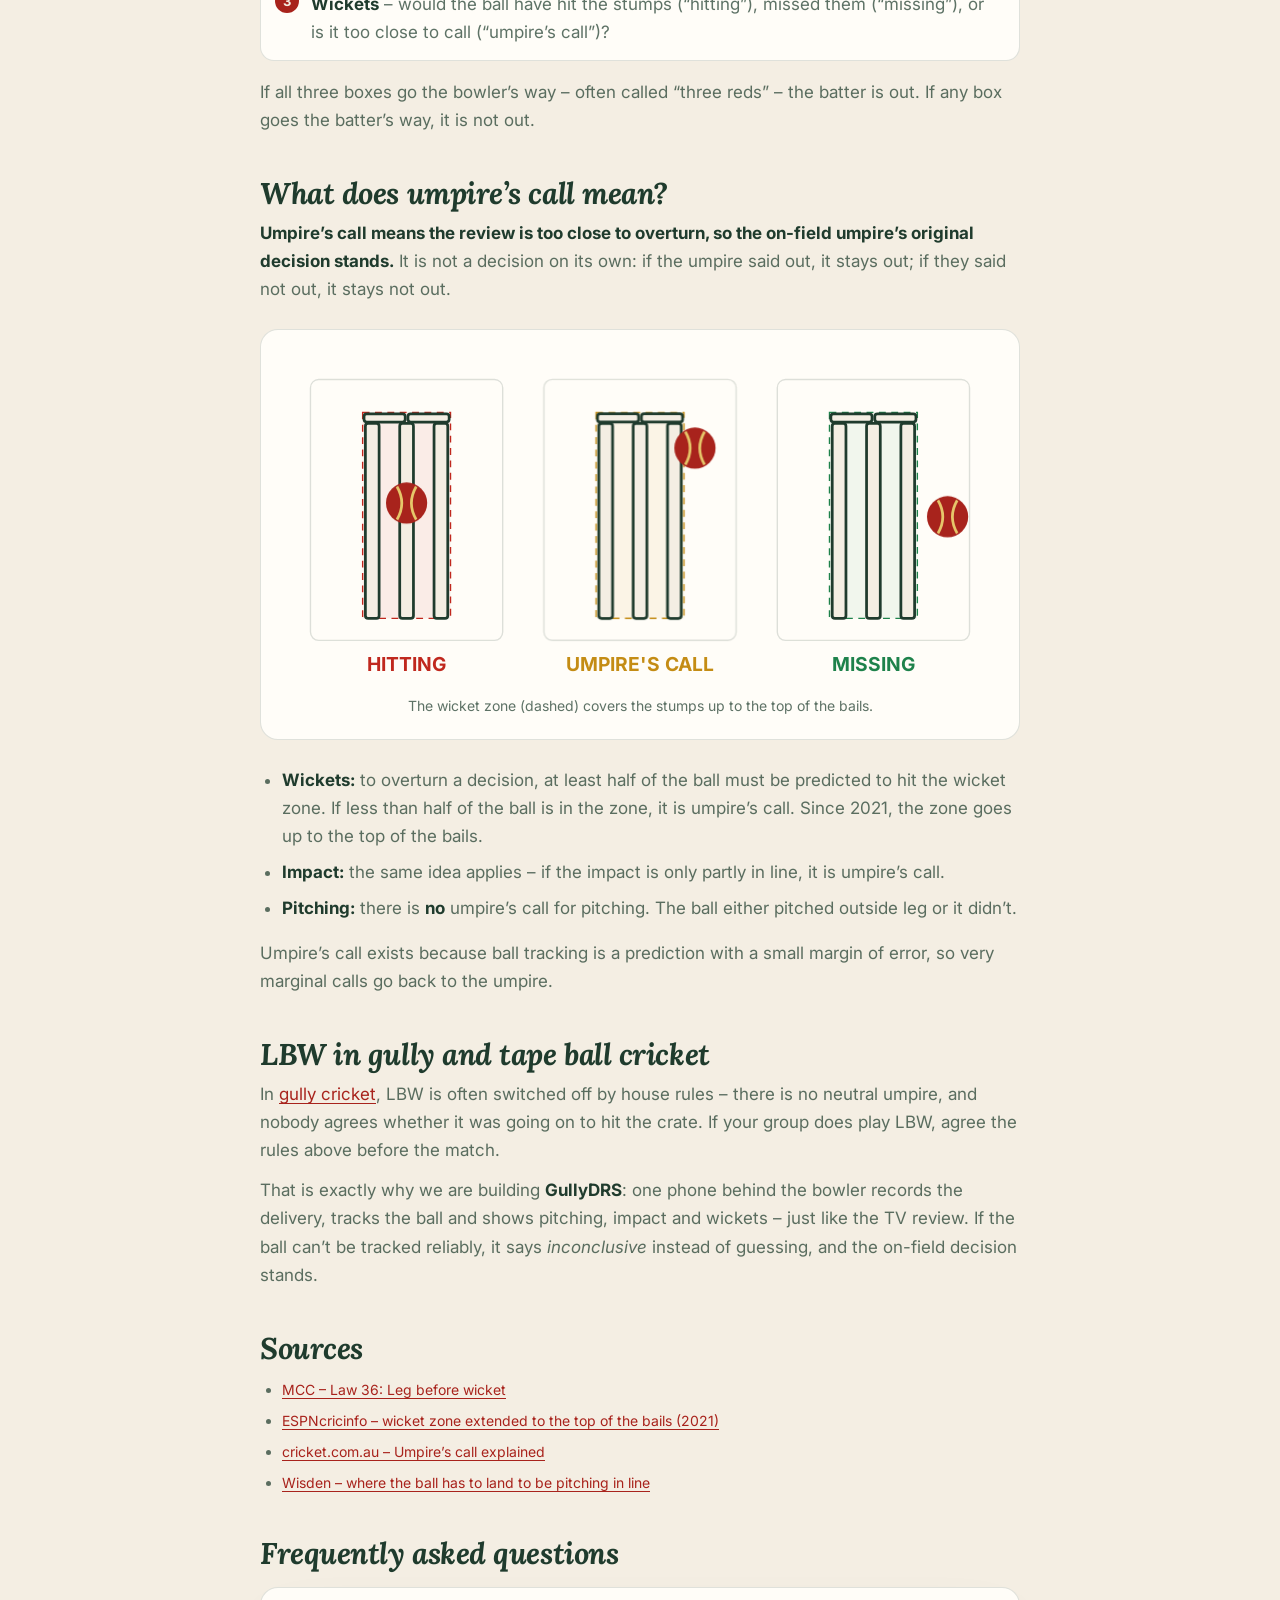
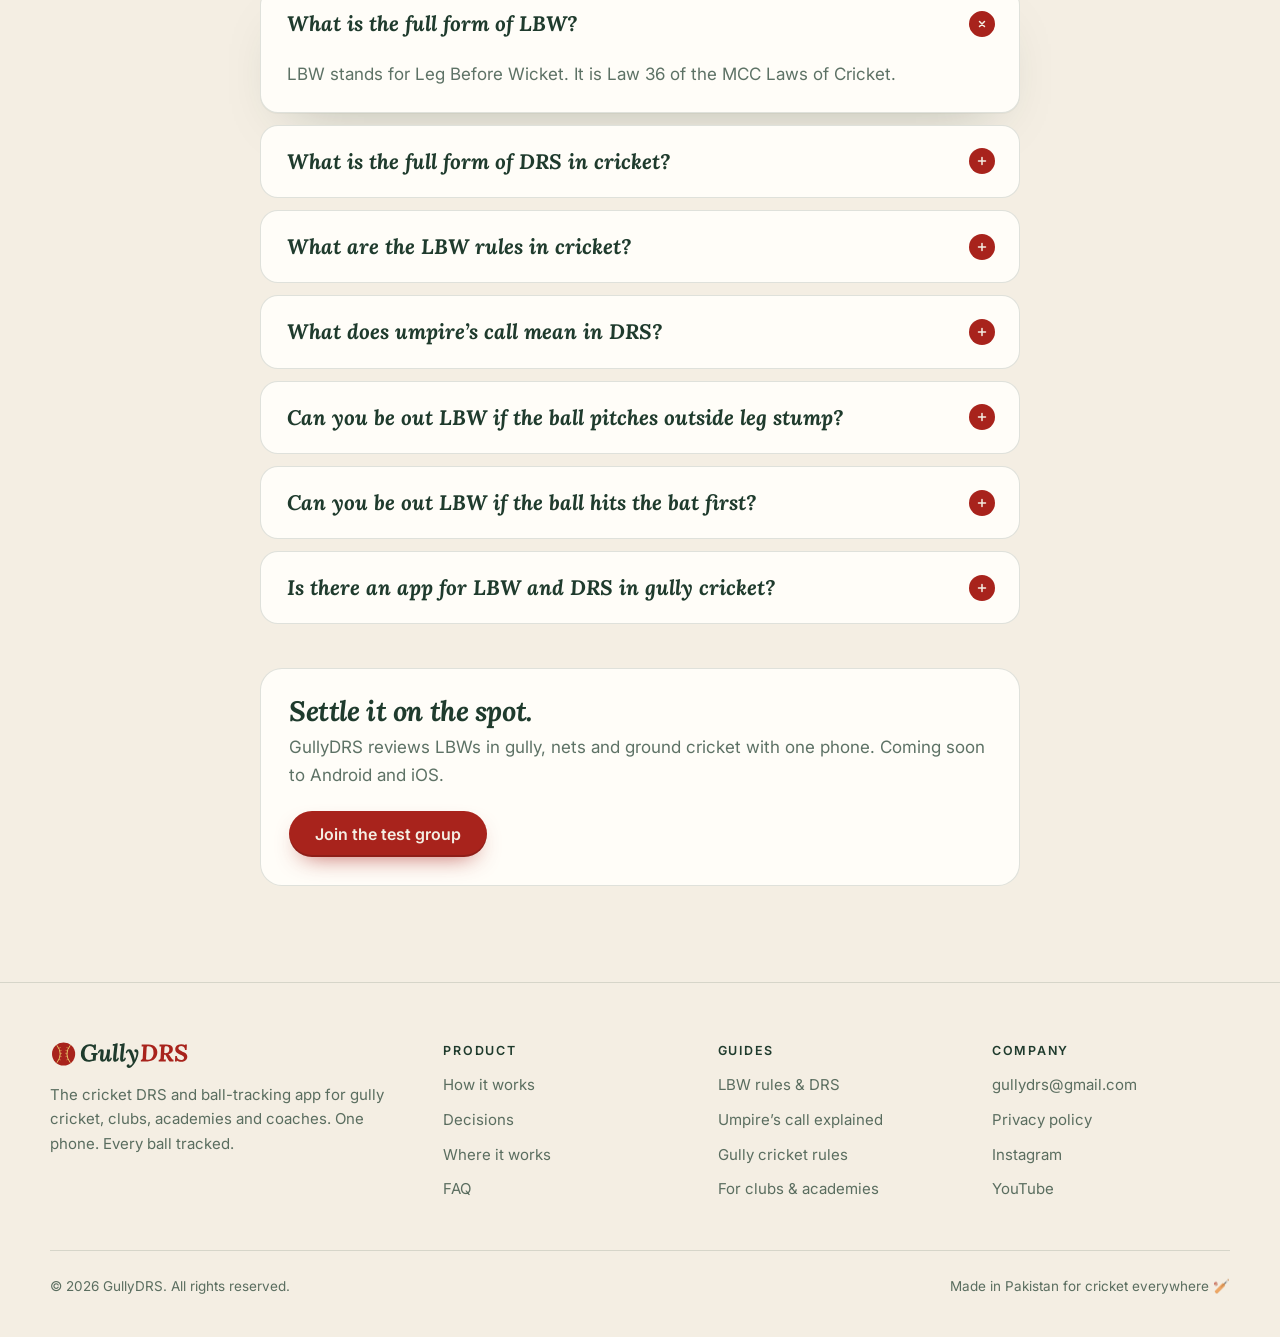
<file: lbw-rules.html>
<!doctype html>
<html lang="en">
<head>
<meta charset="utf-8">
<meta name="viewport" content="width=device-width, initial-scale=1, viewport-fit=cover">
<title>LBW Rules in Cricket Explained + DRS &amp; Umpire’s Call | GullyDRS</title>
<meta name="description" content="LBW rules in cricket made simple, with diagrams: pitching, impact and wickets. Learn the DRS full form, how DRS ball tracking works and what umpire’s call means.">
<meta name="robots" content="index, follow, max-image-preview:large, max-snippet:-1">
<meta name="theme-color" content="#F4EEE3">
<link rel="canonical" href="https://gullydrs.com/lbw-rules.html">
<meta property="og:type" content="article">
<meta property="og:site_name" content="GullyDRS">
<meta property="og:url" content="https://gullydrs.com/lbw-rules.html">
<meta property="og:title" content="LBW Rules in Cricket Explained + DRS &amp; Umpire’s Call | GullyDRS">
<meta property="og:description" content="LBW rules in cricket made simple, with diagrams: pitching, impact and wickets. Learn the DRS full form, how DRS ball tracking works and what umpire’s call means.">
<meta property="og:image" content="https://gullydrs.com/assets/img/og-image.jpg">
<meta property="article:modified_time" content="2026-11-16">
<meta name="twitter:card" content="summary_large_image">
<meta name="twitter:site" content="@gullydrs">
<link rel="icon" href="/favicon.ico" sizes="any">
<link rel="icon" href="/assets/img/icon.svg" type="image/svg+xml">
<link rel="apple-touch-icon" href="/assets/img/apple-touch-icon.png">
<link rel="manifest" href="/site.webmanifest">
<link rel="preload" href="/assets/fonts/lora-bold-italic.woff" as="font" type="font/woff" crossorigin>
<link rel="preconnect" href="https://fonts.googleapis.com">
<link rel="preconnect" href="https://fonts.gstatic.com" crossorigin>
<link href="https://fonts.googleapis.com/css2?family=Inter:wght@400;500;600&display=swap" rel="stylesheet">
<link rel="stylesheet" href="/assets/style.css">
<script type="application/ld+json">
{
 "@context": "https://schema.org",
 "@graph": [
  {
   "@type": "Article",
   "@id": "https://gullydrs.com/lbw-rules.html#article",
   "headline": "LBW Rules in Cricket Explained (with Pictures) – and How DRS and Umpire’s Call Work",
   "description": "LBW rules in cricket made simple, with diagrams: pitching, impact and wickets. Learn the DRS full form, how DRS ball tracking works and what umpire’s call means.",
   "url": "https://gullydrs.com/lbw-rules.html",
   "mainEntityOfPage": "https://gullydrs.com/lbw-rules.html",
   "inLanguage": "en",
   "datePublished": "2026-11-16",
   "dateModified": "2026-11-16",
   "image": "https://gullydrs.com/assets/img/og-image.jpg",
   "author": {
    "@type": "Organization",
    "name": "GullyDRS",
    "url": "https://gullydrs.com/"
   },
   "publisher": {
    "@type": "Organization",
    "name": "GullyDRS",
    "logo": {
     "@type": "ImageObject",
     "url": "https://gullydrs.com/assets/img/icon-512.png"
    }
   },
   "about": [
    {
     "@type": "Thing",
     "name": "Leg before wicket"
    },
    {
     "@type": "Thing",
     "name": "Decision Review System"
    },
    {
     "@type": "Thing",
     "name": "Umpire's call"
    }
   ]
  },
  {
   "@type": "BreadcrumbList",
   "itemListElement": [
    {
     "@type": "ListItem",
     "position": 1,
     "name": "Home",
     "item": "https://gullydrs.com/"
    },
    {
     "@type": "ListItem",
     "position": 2,
     "name": "LBW rules &amp; DRS",
     "item": "https://gullydrs.com/lbw-rules.html"
    }
   ]
  },
  {
   "@type": "FAQPage",
   "mainEntity": [
    {
     "@type": "Question",
     "name": "What is the full form of LBW?",
     "acceptedAnswer": {
      "@type": "Answer",
      "text": "LBW stands for Leg Before Wicket. It is Law 36 of the MCC Laws of Cricket."
     }
    },
    {
     "@type": "Question",
     "name": "What is the full form of DRS in cricket?",
     "acceptedAnswer": {
      "@type": "Answer",
      "text": "DRS stands for Decision Review System. It lets teams challenge an umpire’s decision, which the third umpire checks using replays and ball tracking."
     }
    },
    {
     "@type": "Question",
     "name": "What are the LBW rules in cricket?",
     "acceptedAnswer": {
      "@type": "Answer",
      "text": "A batter is out LBW if the fielding side appeals, the ball did not pitch outside leg stump, did not hit the bat first, hit the batter in line with the stumps (or outside off with no shot offered), and would have gone on to hit the wickets."
     }
    },
    {
     "@type": "Question",
     "name": "What does umpire’s call mean in DRS?",
     "acceptedAnswer": {
      "@type": "Answer",
      "text": "Umpire’s call means the ball-tracking result is too close to overturn – for example, less than half the ball hitting the wicket zone – so the on-field umpire’s original decision stands."
     }
    },
    {
     "@type": "Question",
     "name": "Can you be out LBW if the ball pitches outside leg stump?",
     "acceptedAnswer": {
      "@type": "Answer",
      "text": "No. If the ball pitches outside leg stump, the batter is not out LBW, even if it would have hit the stumps."
     }
    },
    {
     "@type": "Question",
     "name": "Can you be out LBW if the ball hits the bat first?",
     "acceptedAnswer": {
      "@type": "Answer",
      "text": "No. If the ball hits the bat (or the glove holding the bat) before the pad, it is not out LBW."
     }
    },
    {
     "@type": "Question",
     "name": "Is there an app for LBW and DRS in gully cricket?",
     "acceptedAnswer": {
      "@type": "Answer",
      "text": "Yes – GullyDRS is a cricket DRS app for gully, tape ball, nets and ground cricket. One phone behind the bowler shows pitching, impact and wickets. It works offline and is coming soon to Google Play and the App Store."
     }
    }
   ]
  }
 ]
}
</script>
</head>
<body>
<div class="progress" aria-hidden="true"></div>
<a class="skip" href="#main">Skip to content</a>
<header class="site-header" id="top">
  <div class="wrap">
    <a class="logo" href="/" aria-label="GullyDRS home"><img src="/assets/img/logo.svg" alt="GullyDRS" width="161" height="34"></a>
    <button class="menu-btn" aria-label="Open menu" aria-expanded="false" aria-controls="nav"><span></span><span></span><span></span></button>
    <nav class="nav" id="nav" aria-label="Main">
      <a href="/#how">How it works</a>
      <a href="/#decisions">Decisions</a>
      <a href="/clubs-academies.html">Clubs &amp; academies</a>
      <a href="/lbw-rules.html">LBW rules</a>
      <a href="/#faq">FAQ</a>
      <a class="btn small" href="/#launch">Join the test group</a>
    </nav>
  </div>
</header>
<main id="main" class="wrap">
<article class="page">
  <nav class="crumbs" aria-label="Breadcrumb"><a href="/">Home</a> / LBW rules &amp; DRS</nav>
  <h1>LBW rules in cricket, <span class="red">explained.</span></h1>
  <p class="updated">By the GullyDRS team · Updated <time datetime="2026-11-16">16 November 2026</time></p>

  <div class="tldr"><p><strong>Short answer:</strong> LBW means <strong>Leg Before Wicket</strong> (Law 36 of the MCC Laws of Cricket). A batter is out LBW when the ball – which did not pitch outside leg stump and did not hit the bat first – hits their body in line with the stumps and would have gone on to hit the wickets. On TV, the <strong>DRS (Decision Review System)</strong> checks these three things with ball tracking: <strong>pitching, impact and wickets</strong>.</p></div>

  <nav class="toc" aria-label="Contents"><b>In this guide</b><ol>
    <li><a href="#what-is-lbw">What does LBW mean?</a></li>
    <li><a href="#lbw-rules">The LBW rules, step by step</a></li>
    <li><a href="#what-is-drs">What is DRS in cricket?</a></li>
    <li><a href="#how-drs-works">How DRS ball tracking decides an LBW</a></li>
    <li><a href="#umpires-call">What does umpire’s call mean?</a></li>
    <li><a href="#gully">LBW in gully and tape ball cricket</a></li>
  </ol></nav>

  <h2 id="what-is-lbw">What does LBW mean?</h2>
  <p>LBW stands for <strong>Leg Before Wicket</strong>. It is one of the ways a batter can be dismissed, and it is written in <strong>Law 36</strong> of the Laws of Cricket, which are kept by the Marylebone Cricket Club (MCC). Despite the name, it is not only the leg: the ball can hit any part of the batter’s body or equipment except the bat, or the hand holding the bat.</p>
  <p>The idea is simple: a batter must not stop the ball from hitting the stumps with their body. The details are what make LBW the most argued-about decision in cricket – on TV and in every gully.</p>

  <h2 id="lbw-rules">The LBW rules, step by step</h2>
  <p>For a batter to be given out LBW, <strong>all</strong> of these must be true:</p>
  <ol class="checks">
    <li><strong>The fielding side appeals.</strong> No appeal, no LBW (“Howzat?”).</li>
    <li><strong>It is a legal delivery</strong> – not a no-ball.</li>
    <li><strong>The ball did not pitch outside leg stump.</strong> Pitching in line or outside off stump is fine. Pitching outside leg is always not out, even if it would have hit the stumps.</li>
    <li><strong>The ball did not hit the bat (or the glove holding it) first.</strong> Bat first means not out.</li>
    <li><strong>The impact was in line with the stumps</strong> – or outside off stump <em>only</em> if the batter made no genuine attempt to play the ball with the bat.</li>
    <li><strong>The ball would have gone on to hit the wickets.</strong> The umpire imagines the path the ball would have taken after hitting the pad.</li>
  </ol>

  <figure class="figure reveal"><svg viewBox="0 0 560 250" role="img" aria-labelledby="pz-t">
<title id="pz-t">Top-down view of the pitch for a right-handed batter. Pitching in line or outside off stump is fine for LBW. Pitching outside leg stump means not out.</title>
<rect x="20" y="20" width="520" height="190" rx="8" fill="#FFFDF8" stroke="#1F3B2D" stroke-opacity=".2"/>
<rect x="60" y="20" width="440" height="190" fill="#F4EEE3"/>
<rect x="60" y="20" width="440" height="56" fill="#1E824B" fill-opacity=".08"/>
<rect x="60" y="96" width="440" height="38" fill="#C0281E" fill-opacity=".12" stroke="#C0281E" stroke-dasharray="5 4"/>
<rect x="60" y="154" width="440" height="56" fill="#1F3B2D" fill-opacity=".09"/>
<g stroke="#1F3B2D" stroke-width="2"><path d="M70 20v190M490 20v190" stroke-opacity=".5"/></g>
<g fill="#1F3B2D"><circle cx="70" cy="104" r="4"/><circle cx="70" cy="115" r="4"/><circle cx="70" cy="126" r="4"/><circle cx="490" cy="104" r="4"/><circle cx="490" cy="115" r="4"/><circle cx="490" cy="126" r="4"/></g>
<g font-family="Inter,sans-serif" font-size="14" font-weight="600">
<text x="280" y="52" text-anchor="middle" fill="#1E824B">Outside off stump – can still be out</text>
<text x="280" y="120" text-anchor="middle" fill="#C0281E">In line (stump to stump)</text>
<text x="280" y="187" text-anchor="middle" fill="#1F3B2D">Outside leg stump – NOT OUT, always</text>
</g>
<g font-family="Inter,sans-serif" font-size="12" fill="#1F3B2D" fill-opacity=".7"><text x="70" y="236" text-anchor="middle">Bowler's end</text><text x="490" y="236" text-anchor="middle">Batter's end</text></g>
</svg>
    <figcaption>Where the ball pitches (right-handed batter). For a left-hander, off and leg sides swap.</figcaption></figure>

  <h3>LBW rules in a table</h3>
  <table>
    <thead><tr><th scope="col">Situation</th><th scope="col">Decision</th></tr></thead>
    <tbody>
      <tr><td>Pitched outside leg stump</td><td>Not out</td></tr>
      <tr><td>Hit the bat before the pad</td><td>Not out</td></tr>
      <tr><td>Impact outside off stump, batter playing a shot</td><td>Not out</td></tr>
      <tr><td>Impact outside off stump, no shot offered</td><td>Can be out</td></tr>
      <tr><td>Pitched in line, impact in line, hitting the stumps</td><td>Out (“plumb”)</td></tr>
      <tr><td>Would have missed the stumps (too high, wide or short)</td><td>Not out</td></tr>
    </tbody>
  </table>

  <h2 id="what-is-drs">What is DRS in cricket?</h2>
  <p><strong>DRS full form: Decision Review System.</strong> It lets a team challenge an on-field umpire’s decision, which is then checked by the third umpire using replays and technology. DRS was introduced in international cricket in 2009. For LBWs, the key technology is <strong>ball tracking</strong> (Hawk-Eye is the best-known system), which draws the ball’s path and predicts where it would have gone.</p>
  <p><em>In Pakistan, note:</em> “DRS” is also the name of PTA’s mobile Device Registration System. That is unrelated – in cricket, DRS always means the Decision Review System.</p>

  <h2 id="how-drs-works">How DRS ball tracking decides an LBW</h2>
  <p>Ball tracking answers the LBW law as three questions, shown as three boxes on screen:</p>
  <ol class="checks">
    <li><strong>Pitching</strong> – in line, outside off, or outside leg? Decided by where the <em>centre</em> of the ball lands.</li>
    <li><strong>Impact</strong> – where did the ball hit the batter: in line, outside off, or outside leg?</li>
    <li><strong>Wickets</strong> – would the ball have hit the stumps (“hitting”), missed them (“missing”), or is it too close to call (“umpire’s call”)?</li>
  </ol>
  <p>If all three boxes go the bowler’s way – often called “three reds” – the batter is out. If any box goes the batter’s way, it is not out.</p>

  <h2 id="umpires-call">What does umpire’s call mean?</h2>
  <p><strong>Umpire’s call means the review is too close to overturn, so the on-field umpire’s original decision stands.</strong> It is not a decision on its own: if the umpire said out, it stays out; if they said not out, it stays not out.</p>
  <figure class="figure reveal"><svg viewBox="0 0 520 240" role="img" aria-labelledby="wz-t">
<title id="wz-t">The wicket zone seen from the bowler's end: the stumps plus the bails. Half the ball inside the zone means hitting; less than half means umpire's call; fully outside means missing.</title>
<g transform="translate(20,0)">
<rect x="0" y="20" width="140" height="190" rx="6" fill="#FFFDF8" stroke="#1F3B2D" stroke-opacity=".15"/>
<rect x="38" y="44" width="64" height="150" fill="#C0281E" fill-opacity=".08" stroke="#C0281E" stroke-dasharray="5 4"/>
<g fill="#F4EEE3" stroke="#1F3B2D" stroke-width="2"><rect x="40" y="52" width="10" height="142" rx="2"/><rect x="65" y="52" width="10" height="142" rx="2"/><rect x="90" y="52" width="10" height="142" rx="2"/><rect x="39" y="45" width="30" height="6" rx="2"/><rect x="71" y="45" width="30" height="6" rx="2"/></g>
<g class="b"><circle cx="70" cy="110" r="15" fill="#A8231C"/><path d="M63 98Q70 110 63 122M77 98Q70 110 77 122" stroke="#E6C66A" stroke-width="2" fill="none"/></g>
<text x="70" y="232" text-anchor="middle" font-family="Inter,sans-serif" font-size="14" font-weight="700" fill="#C0281E">HITTING</text></g>
<g transform="translate(190,0)">
<rect x="0" y="20" width="140" height="190" rx="6" fill="#FFFDF8" stroke="#1F3B2D" stroke-opacity=".15"/>
<rect x="38" y="44" width="64" height="150" fill="#C48C14" fill-opacity=".08" stroke="#C48C14" stroke-dasharray="5 4"/>
<g fill="#F4EEE3" stroke="#1F3B2D" stroke-width="2"><rect x="40" y="52" width="10" height="142" rx="2"/><rect x="65" y="52" width="10" height="142" rx="2"/><rect x="90" y="52" width="10" height="142" rx="2"/><rect x="39" y="45" width="30" height="6" rx="2"/><rect x="71" y="45" width="30" height="6" rx="2"/></g>
<g class="b"><circle cx="110" cy="70" r="15" fill="#A8231C"/><path d="M103 58Q110 70 103 82M117 58Q110 70 117 82" stroke="#E6C66A" stroke-width="2" fill="none"/></g>
<text x="70" y="232" text-anchor="middle" font-family="Inter,sans-serif" font-size="14" font-weight="700" fill="#C48C14">UMPIRE'S CALL</text></g>
<g transform="translate(360,0)">
<rect x="0" y="20" width="140" height="190" rx="6" fill="#FFFDF8" stroke="#1F3B2D" stroke-opacity=".15"/>
<rect x="38" y="44" width="64" height="150" fill="#1E824B" fill-opacity=".06" stroke="#1E824B" stroke-dasharray="5 4"/>
<g fill="#F4EEE3" stroke="#1F3B2D" stroke-width="2"><rect x="40" y="52" width="10" height="142" rx="2"/><rect x="65" y="52" width="10" height="142" rx="2"/><rect x="90" y="52" width="10" height="142" rx="2"/><rect x="39" y="45" width="30" height="6" rx="2"/><rect x="71" y="45" width="30" height="6" rx="2"/></g>
<g class="b"><circle cx="124" cy="120" r="15" fill="#A8231C"/><path d="M117 108Q124 120 117 132M131 108Q124 120 131 132" stroke="#E6C66A" stroke-width="2" fill="none"/></g>
<text x="70" y="232" text-anchor="middle" font-family="Inter,sans-serif" font-size="14" font-weight="700" fill="#1E824B">MISSING</text></g>
</svg>
    <figcaption>The wicket zone (dashed) covers the stumps up to the top of the bails.</figcaption></figure>
  <ul>
    <li><strong>Wickets:</strong> to overturn a decision, at least half of the ball must be predicted to hit the wicket zone. If less than half of the ball is in the zone, it is umpire’s call. Since 2021, the zone goes up to the top of the bails.</li>
    <li><strong>Impact:</strong> the same idea applies – if the impact is only partly in line, it is umpire’s call.</li>
    <li><strong>Pitching:</strong> there is <strong>no</strong> umpire’s call for pitching. The ball either pitched outside leg or it didn’t.</li>
  </ul>
  <p>Umpire’s call exists because ball tracking is a prediction with a small margin of error, so very marginal calls go back to the umpire.</p>

  <h2 id="gully">LBW in gully and tape ball cricket</h2>
  <p>In <a href="/gully-cricket-rules.html">gully cricket</a>, LBW is often switched off by house rules – there is no neutral umpire, and nobody agrees whether it was going on to hit the crate. If your group does play LBW, agree the rules above before the match.</p>
  <p>That is exactly why we are building <strong>GullyDRS</strong>: one phone behind the bowler records the delivery, tracks the ball and shows pitching, impact and wickets – just like the TV review. If the ball can’t be tracked reliably, it says <em>inconclusive</em> instead of guessing, and the on-field decision stands.</p>

  <h2>Sources</h2>
  <ul class="sources">
    <li><a href="https://www.lords.org/mcc/the-laws/leg-before-wicket" rel="noopener">MCC – Law 36: Leg before wicket</a></li>
    <li><a href="https://www.espncricinfo.com/print/story/1257516" rel="noopener">ESPNcricinfo – wicket zone extended to the top of the bails (2021)</a></li>
    <li><a href="https://www.cricket.com.au/news/3319658" rel="noopener">cricket.com.au – Umpire’s call explained</a></li>
    <li><a href="https://www.wisden.com/series/england-in-india-2023-24/cricket-news/explained-where-exactly-the-ball-has-to-land-to-be-pitching-in-line" rel="noopener">Wisden – where the ball has to land to be pitching in line</a></li>
  </ul>

  <h2 id="faq">Frequently asked questions</h2>
  <div class="faq"><details open><summary>What is the full form of LBW?</summary><div class="a"><p>LBW stands for Leg Before Wicket. It is Law 36 of the MCC Laws of Cricket.</p></div></details><details><summary>What is the full form of DRS in cricket?</summary><div class="a"><p>DRS stands for Decision Review System. It lets teams challenge an umpire’s decision, which the third umpire checks using replays and ball tracking.</p></div></details><details><summary>What are the LBW rules in cricket?</summary><div class="a"><p>A batter is out LBW if the fielding side appeals, the ball did not pitch outside leg stump, did not hit the bat first, hit the batter in line with the stumps (or outside off with no shot offered), and would have gone on to hit the wickets.</p></div></details><details><summary>What does umpire’s call mean in DRS?</summary><div class="a"><p>Umpire’s call means the ball-tracking result is too close to overturn – for example, less than half the ball hitting the wicket zone – so the on-field umpire’s original decision stands.</p></div></details><details><summary>Can you be out LBW if the ball pitches outside leg stump?</summary><div class="a"><p>No. If the ball pitches outside leg stump, the batter is not out LBW, even if it would have hit the stumps.</p></div></details><details><summary>Can you be out LBW if the ball hits the bat first?</summary><div class="a"><p>No. If the ball hits the bat (or the glove holding the bat) before the pad, it is not out LBW.</p></div></details><details><summary>Is there an app for LBW and DRS in gully cricket?</summary><div class="a"><p>Yes – GullyDRS is a cricket DRS app for gully, tape ball, nets and ground cricket. One phone behind the bowler shows pitching, impact and wickets. It works offline and is coming soon to Google Play and the App Store.</p></div></details></div>
  <div class="cta-inline">
    <div><h2>Settle it on the spot.</h2><p style="margin:0">GullyDRS reviews LBWs in gully, nets and ground cricket with one phone. Coming soon to Android and iOS.</p></div>
    <a class="btn" href="/#launch">Join the test group</a>
  </div>
</article>
</main>
<footer class="site-footer">
  <div class="wrap">
    <div class="foot-grid">
      <div>
        <img src="/assets/img/logo.svg" alt="GullyDRS" width="142" height="30" loading="lazy">
        <p style="max-width:38ch">The cricket DRS and ball-tracking app for gully cricket, clubs, academies and coaches. One phone. Every ball tracked.</p>
      </div>
      <div>
        <h4>Product</h4>
        <ul><li><a href="/#how">How it works</a></li><li><a href="/#decisions">Decisions</a></li><li><a href="/#where">Where it works</a></li><li><a href="/#faq">FAQ</a></li></ul>
      </div>
      <div>
        <h4>Guides</h4>
        <ul><li><a href="/lbw-rules.html">LBW rules &amp; DRS</a></li><li><a href="/lbw-rules.html#umpires-call">Umpire’s call explained</a></li><li><a href="/gully-cricket-rules.html">Gully cricket rules</a></li><li><a href="/clubs-academies.html">For clubs &amp; academies</a></li></ul>
      </div>
      <div>
        <h4>Company</h4>
        <ul><li><a href="mailto:gullydrs@gmail.com">gullydrs@gmail.com</a></li><li><a href="/privacy.html">Privacy policy</a></li><li><a href="https://www.instagram.com/gullydrs/" rel="me noopener">Instagram</a></li><li><a href="https://www.youtube.com/@gullydrs" rel="me noopener">YouTube</a></li></ul>
      </div>
    </div>
    <div class="legal"><span>© 2026 GullyDRS. All rights reserved.</span><span>Made in Pakistan for cricket everywhere 🏏</span></div>
  </div>
</footer>
<script src="/assets/main.js" defer></script>
</body>
</html>
</file>
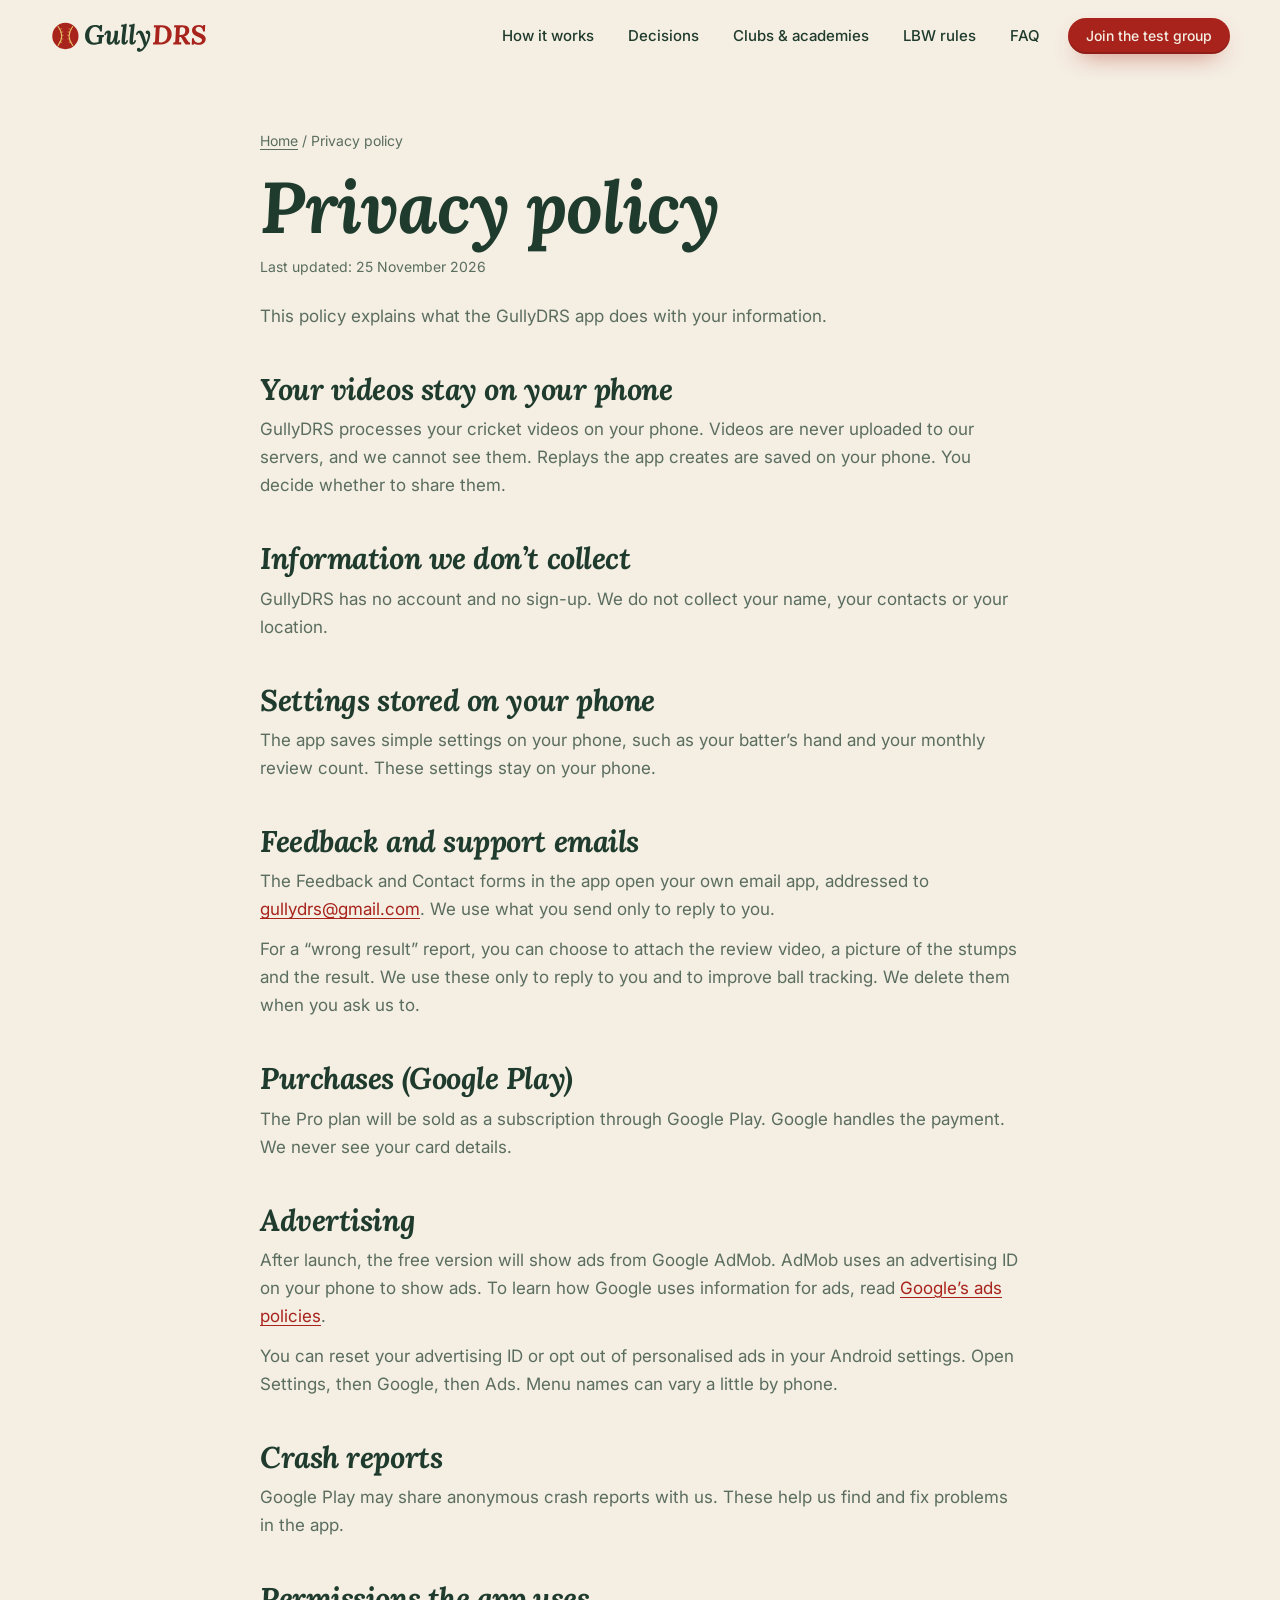
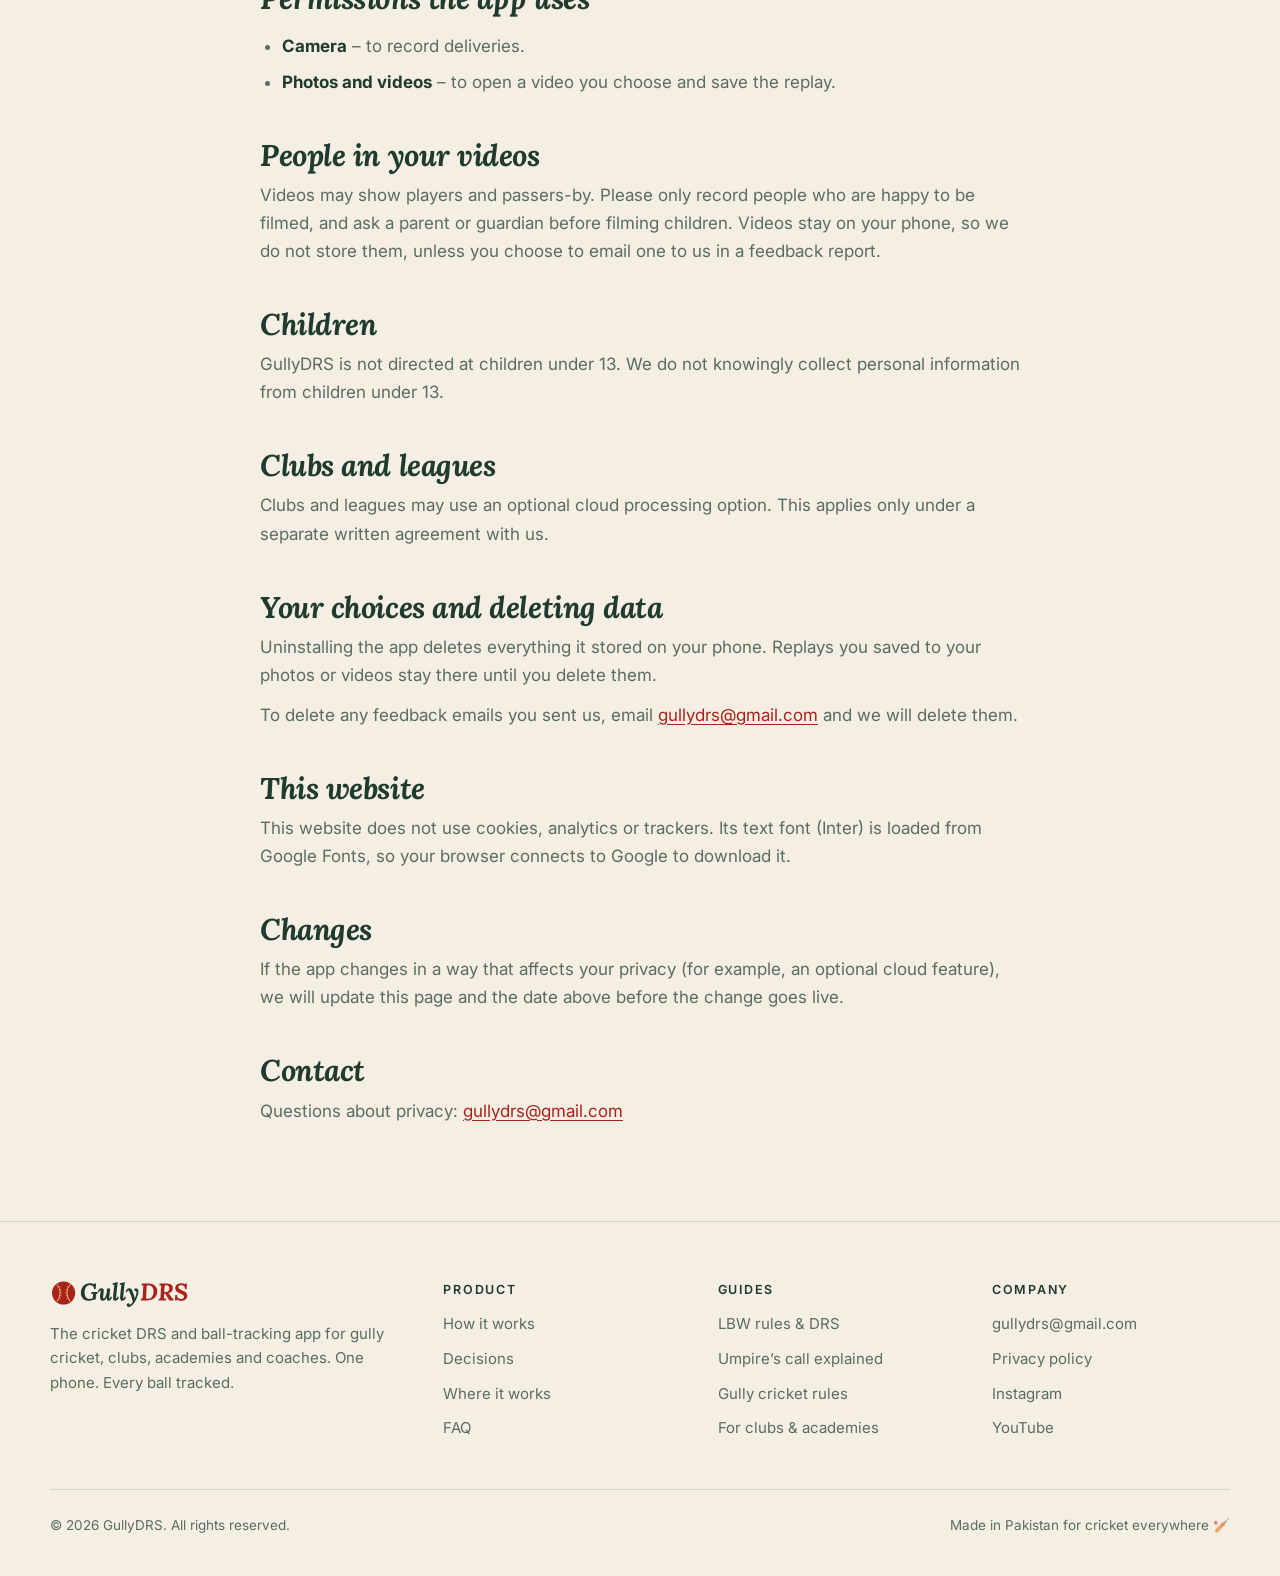
<file: privacy.html>
<!doctype html>
<html lang="en">
<head>
<meta charset="utf-8">
<meta name="viewport" content="width=device-width, initial-scale=1, viewport-fit=cover">
<title>Privacy policy – GullyDRS</title>
<meta name="description" content="GullyDRS privacy policy: your cricket videos are processed on your phone and never uploaded. No account, no location, no contacts.">
<meta name="robots" content="index, follow">
<meta name="theme-color" content="#F4EEE3">
<link rel="canonical" href="https://gullydrs.com/privacy.html">
<meta property="og:type" content="website">
<meta property="og:site_name" content="GullyDRS">
<meta property="og:title" content="Privacy policy – GullyDRS">
<meta property="og:description" content="GullyDRS privacy policy: your cricket videos are processed on your phone and never uploaded. No account, no location, no contacts.">
<meta property="og:image" content="https://gullydrs.com/assets/img/og-image.jpg">
<meta name="twitter:card" content="summary_large_image">
<link rel="icon" href="/favicon.ico" sizes="any">
<link rel="icon" href="/assets/img/icon.svg" type="image/svg+xml">
<link rel="apple-touch-icon" href="/assets/img/apple-touch-icon.png">
<link rel="manifest" href="/site.webmanifest">
<link rel="preload" href="/assets/fonts/lora-bold-italic.woff" as="font" type="font/woff" crossorigin>
<link rel="preconnect" href="https://fonts.googleapis.com">
<link rel="preconnect" href="https://fonts.gstatic.com" crossorigin>
<link href="https://fonts.googleapis.com/css2?family=Inter:wght@400;500;600&display=swap" rel="stylesheet">
<link rel="stylesheet" href="/assets/style.css">
<script type="application/ld+json">
{"@context":"https://schema.org","@graph":[
{"@type":"WebPage","@id":"https://gullydrs.com/privacy.html","url":"https://gullydrs.com/privacy.html","name":"Privacy policy – GullyDRS","dateModified":"2026-11-25","inLanguage":"en","isPartOf":{"@id":"https://gullydrs.com/#website"},"publisher":{"@id":"https://gullydrs.com/#org"}},
{"@type":"BreadcrumbList","itemListElement":[{"@type":"ListItem","position":1,"name":"Home","item":"https://gullydrs.com/"},{"@type":"ListItem","position":2,"name":"Privacy policy","item":"https://gullydrs.com/privacy.html"}]}
]}
</script>
</head>
<body>
<div class="progress" aria-hidden="true"></div>
<a class="skip" href="#main">Skip to content</a>
<header class="site-header" id="top">
  <div class="wrap">
    <a class="logo" href="/" aria-label="GullyDRS home"><img src="/assets/img/logo.svg" alt="GullyDRS" width="161" height="34"></a>
    <button class="menu-btn" aria-label="Open menu" aria-expanded="false" aria-controls="nav"><span></span><span></span><span></span></button>
    <nav class="nav" id="nav" aria-label="Main">
      <a href="/#how">How it works</a>
      <a href="/#decisions">Decisions</a>
      <a href="/clubs-academies.html">Clubs &amp; academies</a>
      <a href="/lbw-rules.html">LBW rules</a>
      <a href="/#faq">FAQ</a>
      <a class="btn small" href="/#launch">Join the test group</a>
    </nav>
  </div>
</header>
<main id="main" class="wrap">
<article class="page">
  <nav class="crumbs" aria-label="Breadcrumb"><a href="/">Home</a> / Privacy policy</nav>
  <h1>Privacy policy</h1>
  <p class="updated">Last updated: <time datetime="2026-11-25">25 November 2026</time></p>

  <p style="margin-top:24px">This policy explains what the GullyDRS app does with your information.</p>

  <h2>Your videos stay on your phone</h2>
  <p>GullyDRS processes your cricket videos on your phone. Videos are never uploaded to our servers, and we cannot see them. Replays the app creates are saved on your phone. You decide whether to share them.</p>

  <h2>Information we don’t collect</h2>
  <p>GullyDRS has no account and no sign-up. We do not collect your name, your contacts or your location.</p>

  <h2>Settings stored on your phone</h2>
  <p>The app saves simple settings on your phone, such as your batter’s hand and your monthly review count. These settings stay on your phone.</p>

  <h2>Feedback and support emails</h2>
  <p>The Feedback and Contact forms in the app open your own email app, addressed to <a href="mailto:gullydrs@gmail.com">gullydrs@gmail.com</a>. We use what you send only to reply to you.</p>
  <p>For a “wrong result” report, you can choose to attach the review video, a picture of the stumps and the result. We use these only to reply to you and to improve ball tracking. We delete them when you ask us to.</p>

  <h2>Purchases (Google Play)</h2>
  <p>The Pro plan will be sold as a subscription through Google Play. Google handles the payment. We never see your card details.</p>

  <h2>Advertising</h2>
  <p>After launch, the free version will show ads from Google AdMob. AdMob uses an advertising ID on your phone to show ads. To learn how Google uses information for ads, read <a href="https://policies.google.com/technologies/ads" target="_blank" rel="noopener">Google’s ads policies</a>.</p>
  <p>You can reset your advertising ID or opt out of personalised ads in your Android settings. Open Settings, then Google, then Ads. Menu names can vary a little by phone.</p>

  <h2>Crash reports</h2>
  <p>Google Play may share anonymous crash reports with us. These help us find and fix problems in the app.</p>

  <h2>Permissions the app uses</h2>
  <ul>
    <li><strong>Camera</strong> – to record deliveries.</li>
    <li><strong>Photos and videos</strong> – to open a video you choose and save the replay.</li>
  </ul>

  <h2>People in your videos</h2>
  <p>Videos may show players and passers-by. Please only record people who are happy to be filmed, and ask a parent or guardian before filming children. Videos stay on your phone, so we do not store them, unless you choose to email one to us in a feedback report.</p>

  <h2>Children</h2>
  <p>GullyDRS is not directed at children under 13. We do not knowingly collect personal information from children under 13.</p>

  <h2>Clubs and leagues</h2>
  <p>Clubs and leagues may use an optional cloud processing option. This applies only under a separate written agreement with us.</p>

  <h2>Your choices and deleting data</h2>
  <p>Uninstalling the app deletes everything it stored on your phone. Replays you saved to your photos or videos stay there until you delete them.</p>
  <p>To delete any feedback emails you sent us, email <a href="mailto:gullydrs@gmail.com">gullydrs@gmail.com</a> and we will delete them.</p>

  <h2>This website</h2>
  <p>This website does not use cookies, analytics or trackers. Its text font (Inter) is loaded from Google Fonts, so your browser connects to Google to download it.</p>
  <h2>Changes</h2>
  <p>If the app changes in a way that affects your privacy (for example, an optional cloud feature), we will update this page and the date above before the change goes live.</p>

  <h2>Contact</h2>
  <p>Questions about privacy: <a href="mailto:gullydrs@gmail.com">gullydrs@gmail.com</a></p>
</article>
</main>
<footer class="site-footer">
  <div class="wrap">
    <div class="foot-grid">
      <div>
        <img src="/assets/img/logo.svg" alt="GullyDRS" width="142" height="30" loading="lazy">
        <p style="max-width:38ch">The cricket DRS and ball-tracking app for gully cricket, clubs, academies and coaches. One phone. Every ball tracked.</p>
      </div>
      <div>
        <h4>Product</h4>
        <ul><li><a href="/#how">How it works</a></li><li><a href="/#decisions">Decisions</a></li><li><a href="/#where">Where it works</a></li><li><a href="/#faq">FAQ</a></li></ul>
      </div>
      <div>
        <h4>Guides</h4>
        <ul><li><a href="/lbw-rules.html">LBW rules &amp; DRS</a></li><li><a href="/lbw-rules.html#umpires-call">Umpire’s call explained</a></li><li><a href="/gully-cricket-rules.html">Gully cricket rules</a></li><li><a href="/clubs-academies.html">For clubs &amp; academies</a></li></ul>
      </div>
      <div>
        <h4>Company</h4>
        <ul><li><a href="mailto:gullydrs@gmail.com">gullydrs@gmail.com</a></li><li><a href="/privacy.html">Privacy policy</a></li><li><a href="https://www.instagram.com/gullydrs/" rel="me noopener">Instagram</a></li><li><a href="https://www.youtube.com/@gullydrs" rel="me noopener">YouTube</a></li></ul>
      </div>
    </div>
    <div class="legal"><span>© 2026 GullyDRS. All rights reserved.</span><span>Made in Pakistan for cricket everywhere 🏏</span></div>
  </div>
</footer>
<script src="/assets/main.js" defer></script>
</body>
</html>
</file>
<file: assets/style.css>
/* GullyDRS — "Red ball classic" brand. Colours come from BRAND.txt only. */
@font-face {
  font-family: "Lora Brand";
  src: url("fonts/lora-bold-italic.woff") format("woff");
  font-weight: 700; font-style: italic; font-display: swap;
}

:root {
  --cream: #F4EEE3;   /* all backgrounds */
  --paper: #FFFDF8;   /* cards and panels */
  --green: #1F3B2D;   /* main text, "Gully" */
  --red:   #A8231C;   /* the ball, "DRS", buttons */
  --gold:  #E6C66A;   /* the ball's seam only */
  --out:   #C0281E;
  --notout:#1E824B;
  --ump:   #C48C14;
  --muted: rgba(31, 59, 45, .72);
  --soft:  rgba(31, 59, 45, .06);
  --line:  rgba(31, 59, 45, .14);
  --serif: "Lora Brand", "Lora", Georgia, "Times New Roman", serif;
  --sans:  "Inter", "Segoe UI", system-ui, -apple-system, Roboto, sans-serif;
  --radius: 22px;
  --shadow: 0 1px 0 rgba(31,59,45,.04), 0 24px 60px -32px rgba(31,59,45,.35);
  --ease: cubic-bezier(.2,.7,.2,1);
  color-scheme: light;
}

*, *::before, *::after { box-sizing: border-box; }
html { scroll-behavior: smooth; scroll-padding-top: 88px; -webkit-text-size-adjust: 100%; }
body {
  margin: 0; background: var(--cream); color: var(--green);
  font: 400 17px/1.65 var(--sans); -webkit-font-smoothing: antialiased; text-rendering: optimizeLegibility;
  overflow-x: hidden;
}
img, svg, video { max-width: 100%; display: block; }
a { color: var(--red); text-underline-offset: 3px; }
a:focus-visible, button:focus-visible, summary:focus-visible { outline: 3px solid var(--red); outline-offset: 3px; border-radius: 8px; }
::selection { background: var(--red); color: var(--cream); }

h1, h2, h3, .serif { font-family: var(--serif); font-style: italic; font-weight: 700; line-height: 1.04; letter-spacing: -.015em; margin: 0; }
p { margin: 0; }
.wrap { width: min(1180px, 100% - 48px); margin-inline: auto; }
.skip { position: absolute; left: -999px; top: 8px; background: var(--paper); padding: 10px 16px; border-radius: 10px; z-index: 100; }
.skip:focus { left: 8px; }
.red { color: var(--red); }
.eyebrow {
  display: inline-flex; align-items: center; gap: 10px; font: 600 13px/1 var(--sans);
  letter-spacing: .14em; text-transform: uppercase; color: var(--red);
}
.eyebrow::before { content: ""; width: 26px; height: 2px; background: var(--red); border-radius: 2px; }

/* ---------- header ---------- */
.site-header {
  position: sticky; top: 0; z-index: 50;
  background: color-mix(in srgb, var(--cream) 82%, transparent);
  backdrop-filter: saturate(1.4) blur(14px); -webkit-backdrop-filter: saturate(1.4) blur(14px);
  border-bottom: 1px solid transparent; transition: border-color .3s, box-shadow .3s;
}
.site-header.scrolled { border-bottom-color: var(--line); box-shadow: 0 8px 30px -24px rgba(31,59,45,.5); }
.site-header .wrap { display: flex; align-items: center; justify-content: space-between; height: 72px; gap: 24px; }
.logo img { height: 34px; width: auto; }
.nav { display: flex; align-items: center; gap: 6px; }
.nav a { color: var(--green); text-decoration: none; font-weight: 500; font-size: 15px; padding: 9px 14px; border-radius: 999px; transition: background .2s; }
.nav a:hover { background: var(--soft); }
.nav .btn { margin-left: 8px; }
.nav a.btn, .nav a.btn:hover { color: var(--cream); background: var(--red); }
.menu-btn { display: none; background: none; border: 0; padding: 10px; cursor: pointer; color: var(--green); }
.menu-btn span { display: block; width: 22px; height: 2px; background: currentColor; margin: 5px 0; border-radius: 2px; transition: transform .3s var(--ease), opacity .2s; }
.menu-open .menu-btn span:nth-child(1) { transform: translateY(7px) rotate(45deg); }
.menu-open .menu-btn span:nth-child(2) { opacity: 0; }
.menu-open .menu-btn span:nth-child(3) { transform: translateY(-7px) rotate(-45deg); }

/* ---------- buttons ---------- */
.btn {
  display: inline-flex; align-items: center; gap: 10px; padding: 15px 26px; border-radius: 999px;
  font: 600 16px/1 var(--sans); text-decoration: none; cursor: pointer; border: 0;
  background: var(--red); color: var(--cream);
  box-shadow: 0 10px 24px -12px rgba(168,35,28,.8), inset 0 -2px 0 rgba(0,0,0,.15);
  transition: transform .25s var(--ease), box-shadow .25s;
}
.btn:hover { transform: translateY(-2px); box-shadow: 0 16px 30px -14px rgba(168,35,28,.9), inset 0 -2px 0 rgba(0,0,0,.15); }
.btn svg { width: 18px; height: 18px; transition: transform .25s var(--ease); }
.btn:hover svg { transform: translateX(3px); }
.btn.ghost { background: transparent; color: var(--green); box-shadow: inset 0 0 0 1.5px var(--line); }
.btn.ghost:hover { box-shadow: inset 0 0 0 1.5px var(--green); }
.btn.small { padding: 11px 18px; font-size: 14px; }

/* ---------- hero ---------- */
.hero { position: relative; padding: 56px 0 96px; isolation: isolate; overflow-x: clip; }
.hero::before { /* faint pitch strip */
  content: ""; position: absolute; inset: -72px 0 0; z-index: -2;
  background:
    radial-gradient(60% 50% at 78% 30%, rgba(230,198,106,.22), transparent 70%),
    radial-gradient(40% 40% at 10% 90%, rgba(168,35,28,.07), transparent 70%);
}
.hero-grid { display: grid; grid-template-columns: 1.02fr 1fr; gap: 64px; align-items: center; }
.pill {
  display: inline-flex; align-items: center; gap: 10px; padding: 7px 14px 7px 8px; border-radius: 999px;
  background: var(--paper); border: 1px solid var(--line); font-size: 14px; font-weight: 500; color: var(--green);
}
.pill .dot { width: 22px; height: 22px; border-radius: 50%; background: var(--red); display: grid; place-items: center; }
.pill .dot::after { content: ""; width: 8px; height: 8px; border-radius: 50%; background: var(--cream); animation: pulse 1.8s infinite; }
@keyframes pulse { 0%,100% { transform: scale(1); opacity: 1 } 50% { transform: scale(.55); opacity: .6 } }
.hero h1 { font-size: clamp(54px, 7.6vw, 104px); margin: 26px 0 0; }
.hero h1 .seam { position: relative; white-space: nowrap; }
.hero h1 .seam svg { position: absolute; left: -2%; bottom: -.12em; width: 104%; height: .32em; overflow: visible; }
.hero h1 .seam path { stroke: var(--gold); stroke-width: 7; fill: none; stroke-linecap: round; stroke-dasharray: 420; stroke-dashoffset: 420; animation: draw 1.2s .5s var(--ease) forwards; }
@keyframes draw { to { stroke-dashoffset: 0; } }
.lead { font-size: clamp(18px, 1.6vw, 21px); color: var(--muted); max-width: 34ch; margin: 26px 0 34px; }
.cta-row { display: flex; flex-wrap: wrap; gap: 12px; align-items: center; }
.trust { display: flex; flex-wrap: wrap; gap: 10px 22px; margin-top: 30px; font-size: 14.5px; color: var(--muted); padding: 0; list-style: none; }
.trust li { display: flex; align-items: center; gap: 8px; }
.trust svg { width: 18px; height: 18px; color: var(--notout); flex: none; }

.stage { position: relative; }
.screen {
  position: relative; border-radius: 28px; overflow: hidden; background: var(--green);
  box-shadow: 0 0 0 10px var(--paper), 0 0 0 11px var(--line), 0 50px 90px -40px rgba(31,59,45,.55);
  transform: rotate(1.2deg); transition: transform .6s var(--ease);
}
.stage:hover .screen { transform: rotate(0deg) scale(1.01); }
.screen video, .screen img { width: 100%; height: auto; aspect-ratio: 4/3; object-fit: cover; }
.screen .live {
  position: absolute; top: 14px; right: 14px; display: flex; align-items: center; gap: 7px;
  background: rgba(255,253,248,.92); color: var(--green); font: 600 11px/1 var(--sans); letter-spacing: .12em;
  padding: 7px 10px; border-radius: 999px;
}
.screen .live::before { content: ""; width: 7px; height: 7px; border-radius: 50%; background: var(--red); animation: pulse 1.4s infinite; }
.float {
  position: absolute; background: var(--paper); border: 1px solid var(--line); border-radius: 16px;
  padding: 12px 16px; box-shadow: var(--shadow); display: flex; align-items: center; gap: 12px; font-size: 14px;
  animation: bob 6s ease-in-out infinite;
}
.float b { display: block; font: 700 italic 18px/1.1 var(--serif); }
.float small { color: var(--muted); font-size: 12.5px; }
.float .ic { width: 38px; height: 38px; border-radius: 12px; display: grid; place-items: center; background: var(--soft); flex: none; }
.float .ic svg { width: 20px; height: 20px; }
.float.f1 { left: -38px; bottom: 34px; }
.float.f2 { right: -30px; top: 44%; animation-delay: -3s; }
@keyframes bob { 0%,100% { transform: translateY(0) } 50% { transform: translateY(-10px) } }
.stage .caption { margin-top: 22px; font-size: 13.5px; color: var(--muted); text-align: center; }
.trajectory { position: absolute; inset: auto -10% -60px auto; width: 70%; z-index: -1; opacity: .9; pointer-events: none; }
.trajectory path { fill: none; stroke: var(--red); stroke-width: 2.4; stroke-dasharray: 2 10; stroke-linecap: round; opacity: .45; }

/* ---------- marquee ---------- */
.marquee { border-block: 1px solid var(--line); background: var(--paper); overflow: hidden; padding: 18px 0; }
.marquee-track { display: flex; gap: 0; width: max-content; animation: scroll 38s linear infinite; }
.marquee span { font: italic 700 clamp(22px, 2.4vw, 30px)/1 var(--serif); white-space: nowrap; display: inline-flex; align-items: center; }
.marquee span::after { content: ""; width: 14px; height: 14px; border-radius: 50%; margin: 0 34px; background: var(--red); box-shadow: inset 0 0 0 3px var(--red), inset 0 0 0 4.5px var(--gold); }
@keyframes scroll { to { transform: translateX(-50%); } }

/* ---------- sections ---------- */
section { padding: clamp(80px, 10vw, 128px) 0; }
.head { max-width: 760px; margin-bottom: 56px; }
.head h2 { font-size: clamp(40px, 5.2vw, 68px); margin-top: 16px; }
.head p { color: var(--muted); font-size: 19px; margin-top: 18px; max-width: 58ch; }
.center { text-align: center; margin-inline: auto; }
.center .eyebrow { justify-content: center; }
.center p { margin-inline: auto; }

/* answer box (AEO/GEO summary) */
.answer {
  display: grid; grid-template-columns: auto 1fr; gap: 22px; align-items: start;
  background: var(--paper); border: 1px solid var(--line); border-radius: var(--radius); padding: 30px 32px; box-shadow: var(--shadow);
}
.answer .ball { width: 54px; height: 54px; }
.answer h2 { font-size: 26px; margin-bottom: 8px; }
.answer p { color: var(--muted); }
.answer p strong { color: var(--green); }
.answer-wrap { padding: 72px 0 0; }

/* steps */
.steps { list-style: none; padding: 0; margin: 0; display: grid; grid-template-columns: repeat(3, 1fr); gap: 22px; counter-reset: s; }
.step {
  counter-increment: s; position: relative; background: var(--paper); border: 1px solid var(--line);
  border-radius: var(--radius); padding: 30px 28px 32px; overflow: hidden; transition: transform .35s var(--ease), box-shadow .35s;
}
.step:hover { transform: translateY(-6px); box-shadow: var(--shadow); }
.step::before {
  content: "0" counter(s); display: block; font: italic 700 84px/1 var(--serif);
  color: transparent; -webkit-text-stroke: 1.6px var(--red); margin-bottom: 22px;
}
.step h3 { font-size: 27px; margin-bottom: 10px; }
.step p { color: var(--muted); }
.step .art { position: absolute; right: 22px; top: 28px; width: 70px; height: 70px; color: var(--green); opacity: .9; }

/* decisions */
.decisions { display: grid; grid-template-columns: repeat(4, 1fr); gap: 18px; }
.call { background: var(--paper); border: 1px solid var(--line); border-radius: var(--radius); padding: 26px 24px 28px; position: relative; overflow: hidden; }
.call::before { content: ""; position: absolute; inset: 0 0 auto; height: 5px; background: var(--c, var(--green)); }
.call .stumps { height: 132px; margin: 4px auto 18px; width: auto; }
.call .tag { display: inline-block; font: 700 12px/1 var(--sans); letter-spacing: .14em; text-transform: uppercase; color: var(--paper); background: var(--c); padding: 7px 11px; border-radius: 8px; }
.call h3 { font-size: 25px; margin: 14px 0 8px; }
.call p { color: var(--muted); font-size: 15.5px; }
.call.out { --c: var(--out); } .call.notout { --c: var(--notout); } .call.ump { --c: var(--ump); } .call.inc { --c: var(--green); }

/* bento features */
.bento { display: grid; grid-template-columns: repeat(6, 1fr); gap: 18px; }
.tile { background: var(--paper); border: 1px solid var(--line); border-radius: var(--radius); padding: 30px; position: relative; overflow: hidden; transition: transform .35s var(--ease), box-shadow .35s; }
.tile:hover { transform: translateY(-4px); box-shadow: var(--shadow); }
.tile h3 { font-size: 26px; margin: 18px 0 8px; }
.tile p { color: var(--muted); }
.tile .ic { width: 50px; height: 50px; border-radius: 15px; background: var(--soft); display: grid; place-items: center; color: var(--red); }
.tile .ic svg { width: 26px; height: 26px; }
.t-big { grid-column: span 4; display: grid; grid-template-columns: 1fr 1fr; gap: 26px; align-items: center; }
.t-2 { grid-column: span 2; } .t-3 { grid-column: span 3; }
.readout { display: grid; gap: 10px; }
.readout div { display: flex; justify-content: space-between; align-items: center; gap: 12px; background: var(--cream); border: 1px solid var(--line); border-radius: 14px; padding: 12px 16px; }
.readout span { font: 600 11.5px/1 var(--sans); letter-spacing: .13em; text-transform: uppercase; color: var(--muted); }
.readout b { font: italic 700 19px/1 var(--serif); }
.readout .g { color: var(--notout); } .readout .r { color: var(--out); }

/* where */
.where { display: grid; grid-template-columns: repeat(3, 1fr); gap: 18px; }
.place { border-radius: var(--radius); background: var(--paper); border: 1px solid var(--line); overflow: hidden; transition: transform .35s var(--ease), box-shadow .35s; }
.place:hover { transform: translateY(-6px); box-shadow: var(--shadow); }
.place .scene { aspect-ratio: 16/10; background: var(--cream); border-bottom: 1px solid var(--line); display: grid; place-items: center; }
.place .scene svg { width: 78%; height: auto; }
.place .body { padding: 24px 26px 28px; }
.place h3 { font-size: 28px; margin-bottom: 8px; }
.place p { color: var(--muted); }
.place .chip { display: inline-block; margin-top: 14px; font-size: 13px; font-weight: 600; color: var(--red); background: rgba(168,35,28,.08); padding: 6px 11px; border-radius: 999px; }

/* honest */
.honest { display: grid; grid-template-columns: .9fr 1.1fr; gap: 64px; align-items: start; }
.honest .head { position: sticky; top: 110px; margin: 0; }
.facts { display: grid; gap: 0; border-top: 1px solid var(--line); }
.fact { display: grid; grid-template-columns: 56px 1fr; gap: 18px; padding: 26px 0; border-bottom: 1px solid var(--line); }
.fact .n { font: italic 700 30px/1 var(--serif); color: var(--red); }
.fact h3 { font-size: 24px; margin-bottom: 6px; }
.fact p { color: var(--muted); }

/* glance (key facts table for AI/search) */
.glance { width: 100%; border-collapse: separate; border-spacing: 0; background: var(--paper); border: 1px solid var(--line); border-radius: var(--radius); overflow: hidden; font-size: 16px; }
.glance th, .glance td { text-align: left; padding: 16px 22px; border-bottom: 1px solid var(--line); vertical-align: top; }
.glance tr:last-child th, .glance tr:last-child td { border-bottom: 0; }
.glance th { width: 32%; font-weight: 600; color: var(--green); background: rgba(244,238,227,.5); }
.glance td { color: var(--muted); }

/* faq */
.faq { max-width: 860px; margin-inline: auto; display: grid; gap: 12px; }
.faq details { background: var(--paper); border: 1px solid var(--line); border-radius: 18px; transition: box-shadow .3s; }
.faq details[open] { box-shadow: var(--shadow); }
.faq summary { list-style: none; cursor: pointer; padding: 22px 64px 22px 26px; position: relative; font: italic 700 21px/1.3 var(--serif); }
.faq summary::-webkit-details-marker { display: none; }
.faq summary::after {
  content: ""; position: absolute; right: 24px; top: 50%; width: 26px; height: 26px; margin-top: -13px; border-radius: 50%;
  background: var(--red) url("data:image/svg+xml,%3Csvg xmlns='http://www.w3.org/2000/svg' viewBox='0 0 24 24' fill='none' stroke='%23F4EEE3' stroke-width='2.6' stroke-linecap='round'%3E%3Cpath d='M12 6v12M6 12h12'/%3E%3C/svg%3E") center/14px no-repeat;
  transition: transform .3s var(--ease);
}
.faq details[open] summary::after { transform: rotate(45deg); }
.faq .a { padding: 0 26px 24px; color: var(--muted); }
.faq .a p + p { margin-top: 10px; }

/* cta */
.cta-card {
  position: relative; overflow: hidden; border-radius: 34px; background: var(--paper); border: 1px solid var(--line);
  padding: clamp(44px, 7vw, 88px); text-align: center; box-shadow: var(--shadow); isolation: isolate;
}
.cta-card .bigball { position: absolute; width: 420px; right: -120px; bottom: -160px; opacity: .1; z-index: -1; animation: spin 40s linear infinite; }
.cta-card .bigball.l { left: -140px; top: -170px; right: auto; bottom: auto; width: 320px; animation-direction: reverse; }
@keyframes spin { to { transform: rotate(360deg); } }
.cta-card h2 { font-size: clamp(42px, 6vw, 80px); }
.cta-card p { color: var(--muted); font-size: 19px; max-width: 54ch; margin: 20px auto 34px; }
.cta-card .cta-row { justify-content: center; }
.socials { display: flex; justify-content: center; gap: 10px; margin-top: 34px; flex-wrap: wrap; }
.socials a { width: 46px; height: 46px; border-radius: 50%; display: grid; place-items: center; color: var(--green); background: var(--cream); border: 1px solid var(--line); transition: background .25s, color .25s, transform .25s var(--ease); }
.socials a:hover { background: var(--red); color: var(--cream); transform: translateY(-3px); }
.socials svg { width: 19px; height: 19px; }

/* footer */
.site-footer { border-top: 1px solid var(--line); padding: 56px 0 40px; font-size: 15px; color: var(--muted); }
.foot-grid { display: grid; grid-template-columns: 1.5fr 1fr 1fr 1fr; gap: 36px; }
.site-footer img { height: 30px; width: auto; margin-bottom: 14px; }
.site-footer h4 { font: 600 12.5px/1 var(--sans); letter-spacing: .14em; text-transform: uppercase; color: var(--green); margin: 6px 0 16px; }
.site-footer ul { list-style: none; padding: 0; margin: 0; display: grid; gap: 10px; }
.site-footer a { color: var(--muted); text-decoration: none; }
.site-footer a:hover { color: var(--red); }
.legal { display: flex; justify-content: space-between; flex-wrap: wrap; gap: 12px; margin-top: 48px; padding-top: 24px; border-top: 1px solid var(--line); font-size: 13.5px; }

/* simple pages */
.page { max-width: 760px; margin-inline: auto; padding: 56px 0 96px; }
.page h1 { font-size: clamp(44px, 6vw, 72px); margin: 18px 0 10px; }
.page h2 { font-size: 30px; margin: 44px 0 10px; }
.page p, .page li { color: var(--muted); }
.page p + p { margin-top: 12px; }
.crumbs { font-size: 14px; color: var(--muted); }
.crumbs a { color: var(--muted); }
.updated { font-size: 14px; color: var(--muted); }

/* reveal */
.js .reveal { opacity: 0; transform: translateY(26px); transition: opacity .8s var(--ease), transform .8s var(--ease); transition-delay: var(--d, 0s); }
.js .reveal.in { opacity: 1; transform: none; }

/* ---------- responsive ---------- */
@media (max-width: 1020px) {
  .hero-grid { grid-template-columns: 1fr; gap: 72px; }
  .lead { max-width: 52ch; }
  .decisions { grid-template-columns: repeat(2, 1fr); }
  .t-big { grid-column: span 6; } .t-2 { grid-column: span 3; } .t-3 { grid-column: span 3; }
  .honest { grid-template-columns: 1fr; gap: 24px; }
  .honest .head { position: static; }
  .float.f1 { left: -8px; } .float.f2 { right: -8px; }
}
@media (max-width: 760px) {
  body { font-size: 16.5px; }
  .menu-btn { display: block; }
  .nav {
    position: fixed; inset: 72px 0 auto; flex-direction: column; align-items: stretch; gap: 2px; padding: 14px 20px 22px;
    background: var(--cream); border-bottom: 1px solid var(--line); box-shadow: 0 30px 40px -30px rgba(31,59,45,.5);
    transform: translateY(-8px); opacity: 0; visibility: hidden; transition: .25s var(--ease);
  }
  .menu-open .nav { transform: none; opacity: 1; visibility: visible; }
  .nav a { padding: 14px 12px; font-size: 17px; }
  .nav .btn { margin: 10px 0 0; justify-content: center; }
  .hero { padding-top: 28px; }
  .steps, .where { grid-template-columns: 1fr; }
  .decisions { grid-template-columns: 1fr; }
  .t-big { grid-template-columns: 1fr; }
  .t-2, .t-3 { grid-column: span 6; }
  .float { padding: 10px 12px; } .float b { font-size: 15px; }
  .float.f1 { bottom: 20px; left: -6px; } .float.f2 { top: -22px; right: -4px; }
  .stage .caption { margin-top: 26px; }
  .glance th { width: 40%; } .glance th, .glance td { padding: 14px 16px; }
  .foot-grid { grid-template-columns: 1fr 1fr; } .foot-grid > :first-child { grid-column: 1 / -1; }
  .answer { grid-template-columns: 1fr; padding: 26px; }
}
@media (prefers-reduced-motion: reduce) {
  *, *::before, *::after { animation: none !important; transition: none !important; scroll-behavior: auto !important; }
  .hero h1 .seam path { stroke-dashoffset: 0; }
  .js .reveal { opacity: 1; transform: none; }
}

/* ---------- guides ---------- */
.page .intro { font-size: 19px; color: var(--green); margin-top: 18px; }
.page h3 { font-size: 22px; margin: 26px 0 6px; }
.page ul, .page ol { padding-left: 22px; }
.page li + li { margin-top: 8px; }
.page strong { color: var(--green); }
.toc { background: var(--paper); border: 1px solid var(--line); border-radius: 18px; padding: 20px 24px; margin: 30px 0 10px; }
.toc b { display: block; font: 600 12.5px/1 var(--sans); letter-spacing: .14em; text-transform: uppercase; margin-bottom: 12px; }
.toc ol { margin: 0; } .toc a { color: var(--green); text-decoration: none; } .toc a:hover { color: var(--red); }
.tldr { background: var(--paper); border: 1px solid var(--line); border-left: 5px solid var(--red); border-radius: 14px; padding: 18px 22px; margin-top: 26px; }
.tldr p { color: var(--green) !important; }
.figure { margin: 26px 0; background: var(--paper); border: 1px solid var(--line); border-radius: 18px; padding: 22px; }
.figure svg { width: 100%; height: auto; }
.figure figcaption { font-size: 14px; color: var(--muted); margin-top: 12px; text-align: center; }
.checks { list-style: none; padding: 0 !important; display: grid; gap: 10px; }
.checks li { background: var(--paper); border: 1px solid var(--line); border-radius: 14px; padding: 14px 18px 14px 50px; position: relative; margin: 0 !important; }
.checks li::before { content: counter(c); counter-increment: c; position: absolute; left: 14px; top: 13px; width: 24px; height: 24px; border-radius: 50%; background: var(--red); color: var(--cream); font: 700 13px/24px var(--sans); text-align: center; }
.checks { counter-reset: c; }
.page table { width: 100%; border-collapse: collapse; margin: 18px 0; font-size: 15.5px; background: var(--paper); border-radius: 14px; overflow: hidden; }
.page th, .page td { text-align: left; padding: 12px 16px; border-bottom: 1px solid var(--line); vertical-align: top; }
.page th { color: var(--green); }
.page td { color: var(--muted); }
.page .faq { margin-top: 18px; }
.cta-inline { margin-top: 44px; background: var(--paper); border: 1px solid var(--line); border-radius: 22px; padding: 28px; display: flex; gap: 22px; align-items: center; justify-content: space-between; flex-wrap: wrap; }
.cta-inline h2 { margin: 0 0 6px !important; font-size: 28px !important; }
.sources { font-size: 14px; } .sources li { color: var(--muted); }
.guides { display: grid; grid-template-columns: repeat(2, 1fr); gap: 18px; }
.guide { display: block; text-decoration: none; color: var(--green); background: var(--paper); border: 1px solid var(--line); border-radius: var(--radius); padding: 30px; transition: transform .35s var(--ease), box-shadow .35s; }
.guide:hover { transform: translateY(-5px); box-shadow: var(--shadow); }
.guide .k { font: 600 12.5px/1 var(--sans); letter-spacing: .14em; text-transform: uppercase; color: var(--red); }
.guide h3 { font-size: 30px; margin: 14px 0 10px; }
.guide p { color: var(--muted); }
.guide .go { display: inline-flex; gap: 8px; margin-top: 18px; font-weight: 600; color: var(--red); }
@media (max-width: 760px) { .guides { grid-template-columns: 1fr; } }
.acad { grid-template-columns: 1.1fr .9fr; padding: clamp(28px, 4vw, 48px); }
.acad h2 { font-size: clamp(34px, 4.4vw, 56px); margin: 16px 0 14px; }
.readout .ex { font-size: 12.5px; margin: 4px 0 0; text-align: center; color: var(--muted); }
@media (max-width: 760px) { .acad { grid-template-columns: 1fr; } }

/* =================== motion =================== */
/* scroll progress */
.progress { position: fixed; top: 0; left: 0; right: 0; height: 3px; z-index: 60; background: var(--red); transform-origin: 0 50%; transform: scaleX(0); }

/* hero: ball flying along the trajectory */
.trajectory path#traj { stroke-dashoffset: 0; animation: march 1.2s linear infinite; }
.t-ball { filter: drop-shadow(0 4px 6px rgba(31,59,45,.25)); }
@keyframes march { to { stroke-dashoffset: -24; } }

/* headline: word-by-word rise */
.hero h1.in { animation: none; }
.hero h1 .w { display: inline-block; opacity: 0; transform: translateY(.35em) rotate(2deg); transition: opacity .7s var(--ease), transform .7s var(--ease); transition-delay: calc(var(--i) * .09s + .1s); }
.hero h1.in .w, html:not(.js) .hero h1 .w { opacity: 1; transform: none; }

/* buttons: shine sweep */
.btn { position: relative; overflow: hidden; }
.btn::after { content: ""; position: absolute; inset: 0; background: linear-gradient(110deg, transparent 30%, rgba(255,253,248,.35) 50%, transparent 70%); transform: translateX(-120%); transition: transform .7s var(--ease); pointer-events: none; }
.btn:hover::after { transform: translateX(120%); }
.btn.ghost::after { background: linear-gradient(110deg, transparent 30%, rgba(31,59,45,.08) 50%, transparent 70%); }

/* decision cards: the ball flies in, bails pop on OUT */
.call .zone { stroke-dashoffset: 0; }
.call.in .zone { animation: march 1.6s linear infinite; }
.js .call .b { transform-box: fill-box; transform-origin: center; opacity: 0; transform: translate(-70px, 70px) scale(.6) rotate(-200deg); }
.js .call.in .b { animation: ballIn .9s var(--ease) .35s forwards; }
@keyframes ballIn { 70% { opacity: 1; transform: translate(4px, -4px) scale(1.05) rotate(10deg); } 100% { opacity: 1; transform: none; } }
.call.inc.in .b { animation: ballIn .9s var(--ease) .35s forwards, wobble 2.4s ease-in-out 1.4s infinite; }
@keyframes wobble { 0%,100% { transform: none; } 50% { transform: scale(.92); opacity: .6; } }
.bails { transform-box: fill-box; transform-origin: center; }
.call.out.in .bails { animation: bailsPop .9s var(--ease) 1.05s forwards; }
@keyframes bailsPop { 0% { transform: none; } 40% { transform: translateY(-14px) rotate(-14deg); } 100% { transform: translateY(-9px) rotate(-8deg); } }
.call .tag { transition: transform .3s var(--ease); }
.call:hover .tag { transform: scale(1.08); }

/* guide figures: ball rolls in */
.js .figure .b { transform-box: fill-box; transform-origin: center; opacity: 0; transform: translateY(40px) scale(.7); }
.js .figure.in .b { animation: ballIn .9s var(--ease) forwards; }
.js .figure.in g:nth-of-type(2) .b { animation-delay: .2s; }

/* where scenes: marching path + pulsing ball */
.march { animation: march 1.4s linear infinite; }
.pop { transform-box: fill-box; transform-origin: center; animation: pop 2.2s ease-in-out infinite; }
@keyframes pop { 0%,100% { transform: scale(1); } 50% { transform: scale(1.35); } }

/* steps: number slides in, icon floats */
.js .step::before { transform: translateY(18px); opacity: 0; transition: transform .8s var(--ease) .15s, opacity .8s var(--ease) .15s; }
.js .step.in::before { transform: none; opacity: 1; }
.step .art { animation: bob 5s ease-in-out infinite; }
.step:nth-child(2) .art { animation-delay: -1.6s; } .step:nth-child(3) .art { animation-delay: -3.2s; }

/* tilt cards (set by JS) */
.tilt, .js .reveal.in.tilt { transform: perspective(900px) rotateX(var(--rx, 0deg)) rotateY(var(--ry, 0deg)) translateY(var(--ty, 0)); transition: transform .25s var(--ease), opacity .8s var(--ease), box-shadow .35s; }

/* readout rows slide in one by one */
.js .readout > div { opacity: 0; transform: translateX(16px); transition: opacity .6s var(--ease), transform .6s var(--ease); }
.js .in .readout > div, .js .readout.in > div { opacity: 1; transform: none; }
.readout > div:nth-child(2) { transition-delay: .12s; } .readout > div:nth-child(3) { transition-delay: .24s; } .readout > div:nth-child(4) { transition-delay: .36s; }

/* faq answers fade in */
.faq details[open] .a { animation: fadeUp .45s var(--ease); }
@keyframes fadeUp { from { opacity: 0; transform: translateY(-6px); } to { opacity: 1; transform: none; } }

/* marquee pauses on hover; icons in tiles spin seam on hover */
.marquee:hover .marquee-track { animation-play-state: paused; }
.tile .ic { transition: transform .5s var(--ease); }
.tile:hover .ic { transform: rotate(-8deg) scale(1.08); }
.logo img { transition: transform .4s var(--ease); }
.logo:hover img { transform: scale(1.04); }

@media (prefers-reduced-motion: reduce) {
  .t-ball, .progress { display: none; }
  .hero h1 .w, .js .call .b, .js .figure .b, .js .step::before, .js .readout > div { opacity: 1 !important; transform: none !important; }
}
</file>
